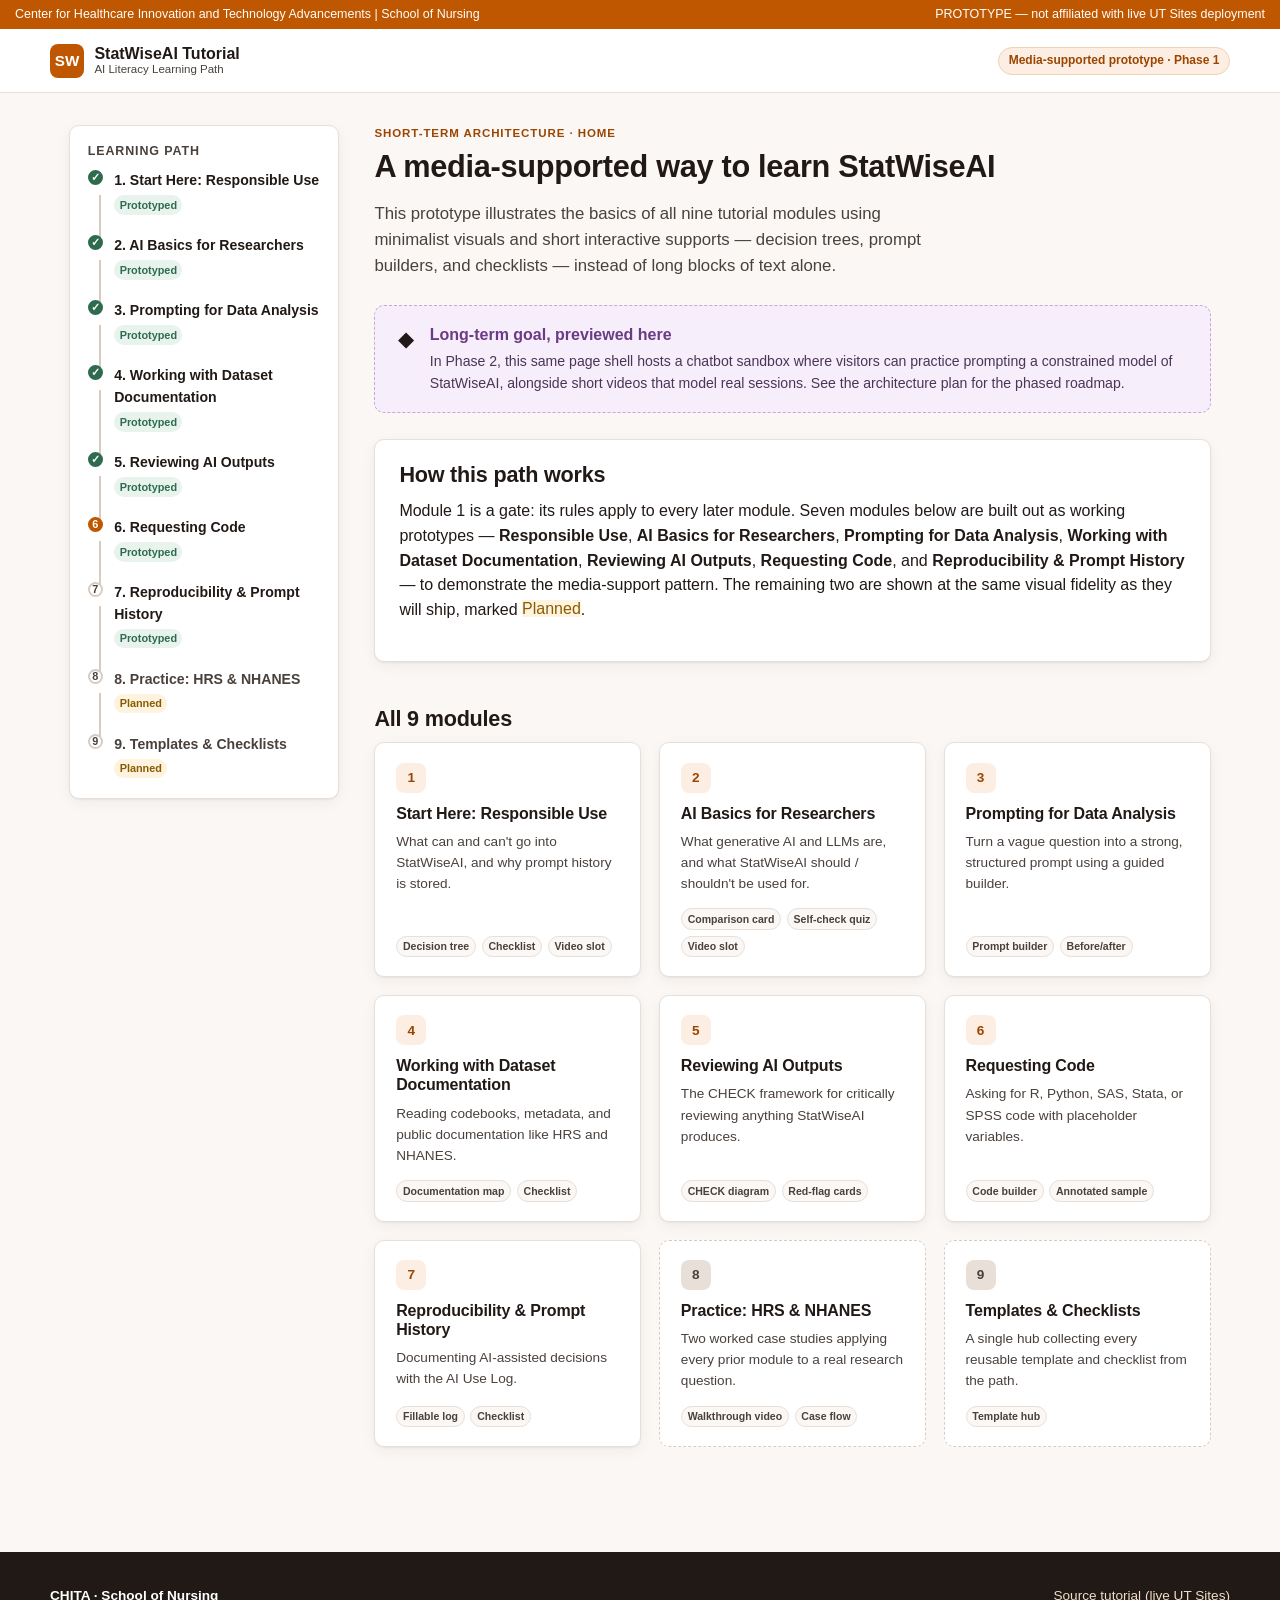
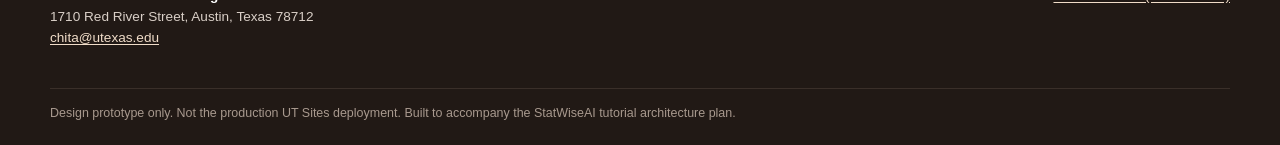
<file: index.html>
<!DOCTYPE html>
<html lang="en">
<head>
<meta charset="UTF-8">
<meta name="viewport" content="width=device-width, initial-scale=1">
<title>StatWiseAI Tutorial — Media-Supported Learning Path (Prototype)</title>
<link rel="stylesheet" href="assets/styles.css">
</head>
<body>
<a class="skip-link" href="#main">Skip to main content</a>

<div class="brand-strip">
  <span>Center for Healthcare Innovation and Technology Advancements | School of Nursing</span>
  <span>PROTOTYPE — not affiliated with live UT Sites deployment</span>
</div>

<header class="site-header">
  <div class="site-header-inner">
    <a class="site-title" href="index.html">
      <span class="mark">SW</span>
      <span class="site-title-text">
        <strong>StatWiseAI Tutorial</strong>
        <span>AI Literacy Learning Path</span>
      </span>
    </a>
    <div class="header-actions">
      <span class="pill-badge">Media-supported prototype · Phase 1</span>
    </div>
  </div>
</header>

<div class="shell">
  <nav class="path-nav" aria-label="Tutorial module path">
    <h2><button type="button" class="path-nav-toggle" aria-expanded="true" aria-controls="path-nav-list"><span>Learning path</span><span class="path-nav-toggle-icon" aria-hidden="true">▾</span></button></h2>
    <ol id="path-nav-list">
      <li class="done">
        <span class="step-dot" aria-hidden="true">✓</span>
        <span class="step-body">
          <a class="step-label" href="module-01-responsible-use.html">1. Start Here: Responsible Use</a>
          <span class="tag tag-built">Prototyped</span>
        </span>
      </li>
      <li class="done">
        <span class="step-dot" aria-hidden="true">✓</span>
        <span class="step-body">
          <a class="step-label" href="module-02-ai-basics.html">2. AI Basics for Researchers</a>
          <span class="tag tag-built">Prototyped</span>
        </span>
      </li>
      <li class="done">
        <span class="step-dot" aria-hidden="true">✓</span>
        <span class="step-body">
          <a class="step-label" href="module-03-prompting.html">3. Prompting for Data Analysis</a>
          <span class="tag tag-built">Prototyped</span>
        </span>
      </li>
      <li class="done">
        <span class="step-dot" aria-hidden="true">✓</span>
        <span class="step-body">
          <a class="step-label" href="module-04-documentation.html">4. Working with Dataset Documentation</a>
          <span class="tag tag-built">Prototyped</span>
        </span>
      </li>
      <li class="done">
        <span class="step-dot" aria-hidden="true">✓</span>
        <span class="step-body">
          <a class="step-label" href="module-05-reviewing-outputs.html">5. Reviewing AI Outputs</a>
          <span class="tag tag-built">Prototyped</span>
        </span>
      </li>
      <li class="active">
        <span class="step-dot" aria-hidden="true">6</span>
        <span class="step-body">
          <a class="step-label" href="module-06-requesting-code.html">6. Requesting Code</a>
          <span class="tag tag-built">Prototyped</span>
        </span>
      </li>
      <li>
        <span class="step-dot" aria-hidden="true">7</span>
        <span class="step-body">
          <a class="step-label" href="module-07-reproducibility.html">7. Reproducibility &amp; Prompt History</a>
          <span class="tag tag-built">Prototyped</span>
        </span>
      </li>
      <li class="locked">
        <span class="step-dot" aria-hidden="true">8</span>
        <span class="step-body">
          <span class="step-label">8. Practice: HRS &amp; NHANES</span>
          <span class="tag tag-planned">Planned</span>
        </span>
      </li>
      <li class="locked">
        <span class="step-dot" aria-hidden="true">9</span>
        <span class="step-body">
          <span class="step-label">9. Templates &amp; Checklists</span>
          <span class="tag tag-planned">Planned</span>
        </span>
      </li>
    </ol>
  </nav>

  <main class="content" id="main">
    <div class="page-head">
      <span class="eyebrow">Short-term architecture · Home</span>
      <h1>A media-supported way to learn StatWiseAI</h1>
      <p class="lede">This prototype illustrates the basics of all nine tutorial modules using minimalist visuals and short interactive supports — decision trees, prompt builders, and checklists — instead of long blocks of text alone.</p>
    </div>

    <div class="phase-banner">
      <span class="icon" aria-hidden="true">◆</span>
      <div>
        <strong>Long-term goal, previewed here</strong>
        <p>In Phase 2, this same page shell hosts a chatbot sandbox where visitors can practice prompting a constrained model of StatWiseAI, alongside short videos that model real sessions. See the architecture plan for the phased roadmap.</p>
      </div>
    </div>

    <div class="card">
      <h2>How this path works</h2>
      <p>Module 1 is a gate: its rules apply to every later module. Seven modules below are built out as working prototypes — <strong>Responsible Use</strong>, <strong>AI Basics for Researchers</strong>, <strong>Prompting for Data Analysis</strong>, <strong>Working with Dataset Documentation</strong>, <strong>Reviewing AI Outputs</strong>, <strong>Requesting Code</strong>, and <strong>Reproducibility &amp; Prompt History</strong> — to demonstrate the media-support pattern. The remaining two are shown at the same visual fidelity as they will ship, marked <span class="tag tag-planned" style="position:relative;top:-1px;">Planned</span>.</p>
    </div>

    <h2 style="margin-top:2em;">All 9 modules</h2>
    <div class="module-grid">

      <a class="module-card" href="module-01-responsible-use.html">
        <span class="num">1</span>
        <h3>Start Here: Responsible Use</h3>
        <p>What can and can't go into StatWiseAI, and why prompt history is stored.</p>
        <div class="media-tags"><span class="media-tag">Decision tree</span><span class="media-tag">Checklist</span><span class="media-tag">Video slot</span></div>
      </a>

      <a class="module-card" href="module-02-ai-basics.html">
        <span class="num">2</span>
        <h3>AI Basics for Researchers</h3>
        <p>What generative AI and LLMs are, and what StatWiseAI should / shouldn't be used for.</p>
        <div class="media-tags"><span class="media-tag">Comparison card</span><span class="media-tag">Self-check quiz</span><span class="media-tag">Video slot</span></div>
      </a>

      <a class="module-card" href="module-03-prompting.html">
        <span class="num">3</span>
        <h3>Prompting for Data Analysis</h3>
        <p>Turn a vague question into a strong, structured prompt using a guided builder.</p>
        <div class="media-tags"><span class="media-tag">Prompt builder</span><span class="media-tag">Before/after</span></div>
      </a>

      <a class="module-card" href="module-04-documentation.html">
        <span class="num">4</span>
        <h3>Working with Dataset Documentation</h3>
        <p>Reading codebooks, metadata, and public documentation like HRS and NHANES.</p>
        <div class="media-tags"><span class="media-tag">Documentation map</span><span class="media-tag">Checklist</span></div>
      </a>

      <a class="module-card" href="module-05-reviewing-outputs.html">
        <span class="num">5</span>
        <h3>Reviewing AI Outputs</h3>
        <p>The CHECK framework for critically reviewing anything StatWiseAI produces.</p>
        <div class="media-tags"><span class="media-tag">CHECK diagram</span><span class="media-tag">Red-flag cards</span></div>
      </a>

      <a class="module-card" href="module-06-requesting-code.html">
        <span class="num">6</span>
        <h3>Requesting Code</h3>
        <p>Asking for R, Python, SAS, Stata, or SPSS code with placeholder variables.</p>
        <div class="media-tags"><span class="media-tag">Code builder</span><span class="media-tag">Annotated sample</span></div>
      </a>

      <a class="module-card" href="module-07-reproducibility.html">
        <span class="num">7</span>
        <h3>Reproducibility &amp; Prompt History</h3>
        <p>Documenting AI-assisted decisions with the AI Use Log.</p>
        <div class="media-tags"><span class="media-tag">Fillable log</span><span class="media-tag">Checklist</span></div>
      </a>

      <div class="module-card disabled">
        <span class="num">8</span>
        <h3>Practice: HRS &amp; NHANES</h3>
        <p>Two worked case studies applying every prior module to a real research question.</p>
        <div class="media-tags"><span class="media-tag">Walkthrough video</span><span class="media-tag">Case flow</span></div>
      </div>

      <div class="module-card disabled">
        <span class="num">9</span>
        <h3>Templates &amp; Checklists</h3>
        <p>A single hub collecting every reusable template and checklist from the path.</p>
        <div class="media-tags"><span class="media-tag">Template hub</span></div>
      </div>

    </div>
  </main>
</div>

<footer class="site-footer">
  <div class="site-footer-inner">
    <div>
      <strong style="color:#fff;">CHITA · School of Nursing</strong><br>
      1710 Red River Street, Austin, Texas 78712<br>
      <a href="mailto:chita@utexas.edu">chita@utexas.edu</a>
    </div>
    <div>
      <a href="https://sites.utexas.edu/chita/statwiseai-tutorial/">Source tutorial (live UT Sites)</a>
    </div>
    <div class="fine">Design prototype only. Not the production UT Sites deployment. Built to accompany the StatWiseAI tutorial architecture plan.</div>
  </div>
</footer>

<script src="assets/app.js"></script>
</body>
</html>
</file>
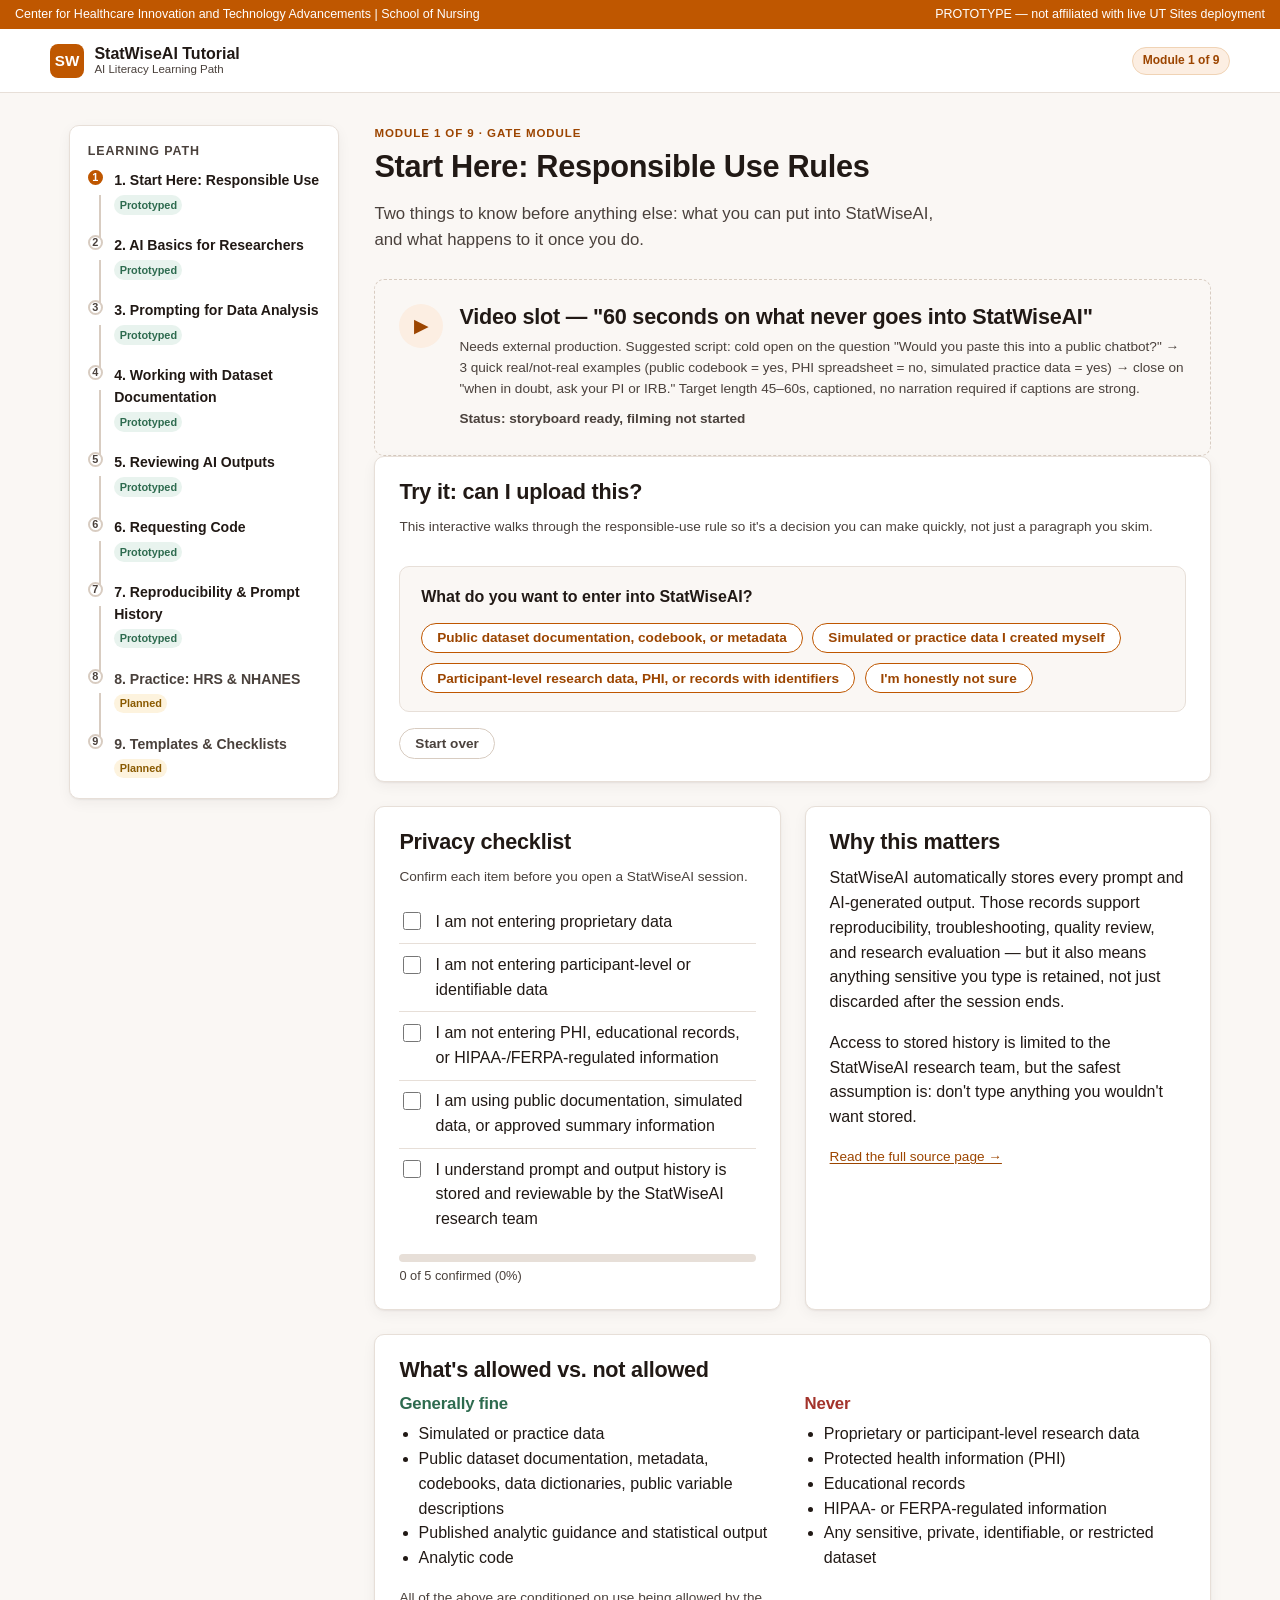
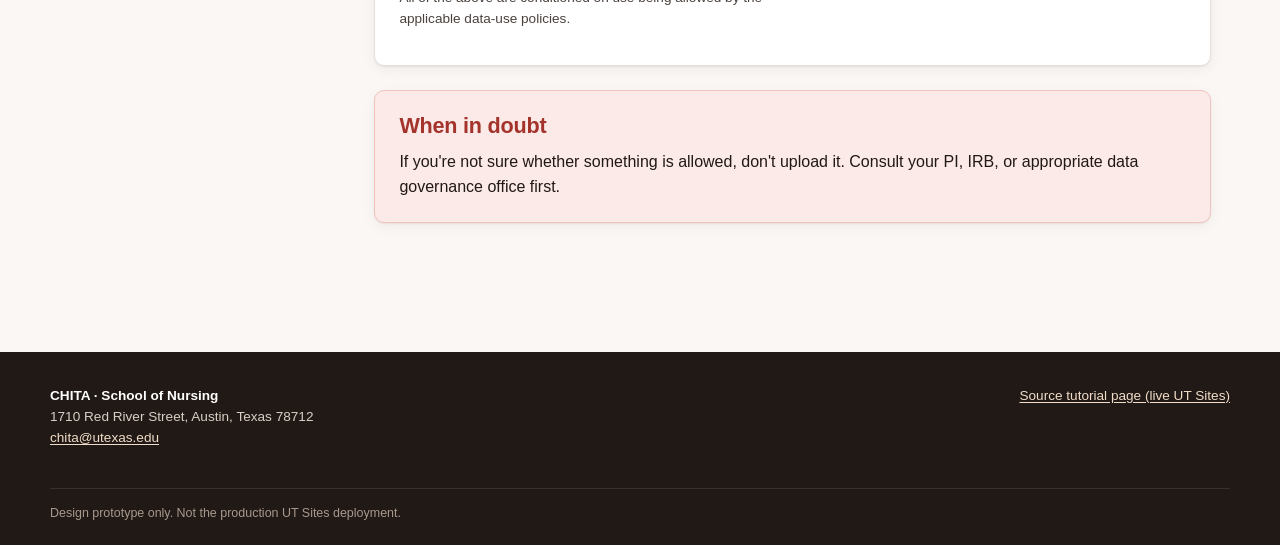
<file: module-01-responsible-use.html>
<!DOCTYPE html>
<html lang="en">
<head>
<meta charset="UTF-8">
<meta name="viewport" content="width=device-width, initial-scale=1">
<title>Module 1 · Start Here: Responsible Use — StatWiseAI Tutorial (Prototype)</title>
<link rel="stylesheet" href="assets/styles.css">
</head>
<body>
<a class="skip-link" href="#main">Skip to main content</a>

<div class="brand-strip">
  <span>Center for Healthcare Innovation and Technology Advancements | School of Nursing</span>
  <span>PROTOTYPE — not affiliated with live UT Sites deployment</span>
</div>

<header class="site-header">
  <div class="site-header-inner">
    <a class="site-title" href="index.html">
      <span class="mark">SW</span>
      <span class="site-title-text">
        <strong>StatWiseAI Tutorial</strong>
        <span>AI Literacy Learning Path</span>
      </span>
    </a>
    <div class="header-actions">
      <span class="pill-badge">Module 1 of 9</span>
    </div>
  </div>
</header>

<div class="shell">
  <nav class="path-nav" aria-label="Tutorial module path">
    <h2><button type="button" class="path-nav-toggle" aria-expanded="true" aria-controls="path-nav-list"><span>Learning path</span><span class="path-nav-toggle-icon" aria-hidden="true">▾</span></button></h2>
    <ol id="path-nav-list">
      <li class="active"><span class="step-dot" aria-hidden="true">1</span><span class="step-body"><a class="step-label" href="module-01-responsible-use.html">1. Start Here: Responsible Use</a><span class="tag tag-built">Prototyped</span></span></li>
      <li><span class="step-dot" aria-hidden="true">2</span><span class="step-body"><a class="step-label" href="module-02-ai-basics.html">2. AI Basics for Researchers</a><span class="tag tag-built">Prototyped</span></span></li>
      <li><span class="step-dot" aria-hidden="true">3</span><span class="step-body"><a class="step-label" href="module-03-prompting.html">3. Prompting for Data Analysis</a><span class="tag tag-built">Prototyped</span></span></li>
      <li><span class="step-dot" aria-hidden="true">4</span><span class="step-body"><a class="step-label" href="module-04-documentation.html">4. Working with Dataset Documentation</a><span class="tag tag-built">Prototyped</span></span></li>
      <li><span class="step-dot" aria-hidden="true">5</span><span class="step-body"><a class="step-label" href="module-05-reviewing-outputs.html">5. Reviewing AI Outputs</a><span class="tag tag-built">Prototyped</span></span></li>
      <li><span class="step-dot" aria-hidden="true">6</span><span class="step-body"><a class="step-label" href="module-06-requesting-code.html">6. Requesting Code</a><span class="tag tag-built">Prototyped</span></span></li>
      <li><span class="step-dot" aria-hidden="true">7</span><span class="step-body"><a class="step-label" href="module-07-reproducibility.html">7. Reproducibility &amp; Prompt History</a><span class="tag tag-built">Prototyped</span></span></li>
      <li class="locked"><span class="step-dot" aria-hidden="true">8</span><span class="step-body"><span class="step-label">8. Practice: HRS &amp; NHANES</span><span class="tag tag-planned">Planned</span></span></li>
      <li class="locked"><span class="step-dot" aria-hidden="true">9</span><span class="step-body"><span class="step-label">9. Templates &amp; Checklists</span><span class="tag tag-planned">Planned</span></span></li>
    </ol>
  </nav>

  <main class="content" id="main">
    <div class="page-head">
      <span class="eyebrow">Module 1 of 9 · Gate module</span>
      <h1>Start Here: Responsible Use Rules</h1>
      <p class="lede">Two things to know before anything else: what you can put into StatWiseAI, and what happens to it once you do.</p>
    </div>

    <div class="media-slot">
      <span class="icon" aria-hidden="true">▶</span>
      <div>
        <h2>Video slot — "60 seconds on what never goes into StatWiseAI"</h2>
        <p class="small">Needs external production. Suggested script: cold open on the question "Would you paste this into a public chatbot?" → 3 quick real/not-real examples (public codebook = yes, PHI spreadsheet = no, simulated practice data = yes) → close on "when in doubt, ask your PI or IRB." Target length 45–60s, captioned, no narration required if captions are strong.</p>
        <span class="small" style="font-weight:700;">Status: storyboard ready, filming not started</span>
      </div>
    </div>

    <div class="card">
      <h2>Try it: can I upload this?</h2>
      <p class="small">This interactive walks through the responsible-use rule so it's a decision you can make quickly, not just a paragraph you skim.</p>
      <div class="decision-tree" id="decision-tree" data-checklist>
        <div class="dt-trail"></div>
        <div class="dt-question"></div>
        <div class="dt-result" aria-live="polite"></div>
        <div style="margin-top:1em;">
          <button type="button" class="btn btn-quiet" data-dt-restart>Start over</button>
        </div>
      </div>
    </div>

    <div class="grid-2">
      <div class="card" data-checklist>
        <h2>Privacy checklist</h2>
        <p class="small">Confirm each item before you open a StatWiseAI session.</p>
        <ul class="checklist">
          <li><input type="checkbox" id="c1"><label for="c1">I am not entering proprietary data</label></li>
          <li><input type="checkbox" id="c2"><label for="c2">I am not entering participant-level or identifiable data</label></li>
          <li><input type="checkbox" id="c3"><label for="c3">I am not entering PHI, educational records, or HIPAA-/FERPA-regulated information</label></li>
          <li><input type="checkbox" id="c4"><label for="c4">I am using public documentation, simulated data, or approved summary information</label></li>
          <li><input type="checkbox" id="c5"><label for="c5">I understand prompt and output history is stored and reviewable by the StatWiseAI research team</label></li>
        </ul>
        <div class="progress-track"><div class="progress-fill"></div></div>
        <div class="progress-label">0 of 5 confirmed (0%)</div>
      </div>

      <div class="card">
        <h2>Why this matters</h2>
        <p>StatWiseAI automatically stores every prompt and AI-generated output. Those records support reproducibility, troubleshooting, quality review, and research evaluation — but it also means anything sensitive you type is retained, not just discarded after the session ends.</p>
        <p>Access to stored history is limited to the StatWiseAI research team, but the safest assumption is: don't type anything you wouldn't want stored.</p>
        <p class="small"><a href="https://sites.utexas.edu/chita/statwiseai-tutorial/statwiseai-responsible-use/">Read the full source page →</a></p>
      </div>
    </div>

    <div class="card">
      <h2>What's allowed vs. not allowed</h2>
      <div class="grid-2">
        <div>
          <h3 style="color:#2E6B4F;">Generally fine</h3>
          <ul>
            <li>Simulated or practice data</li>
            <li>Public dataset documentation, metadata, codebooks, data dictionaries, public variable descriptions</li>
            <li>Published analytic guidance and statistical output</li>
            <li>Analytic code</li>
          </ul>
          <p class="small">All of the above are conditioned on use being allowed by the applicable data-use policies.</p>
        </div>
        <div>
          <h3 style="color:#A3332B;">Never</h3>
          <ul>
            <li>Proprietary or participant-level research data</li>
            <li>Protected health information (PHI)</li>
            <li>Educational records</li>
            <li>HIPAA- or FERPA-regulated information</li>
            <li>Any sensitive, private, identifiable, or restricted dataset</li>
          </ul>
        </div>
      </div>
    </div>

    <div class="card card-warn">
      <h2>When in doubt</h2>
      <p style="margin-bottom:0;">If you're not sure whether something is allowed, don't upload it. Consult your PI, IRB, or appropriate data governance office first.</p>
    </div>

  </main>
</div>

<footer class="site-footer">
  <div class="site-footer-inner">
    <div><strong style="color:#fff;">CHITA · School of Nursing</strong><br>1710 Red River Street, Austin, Texas 78712<br><a href="mailto:chita@utexas.edu">chita@utexas.edu</a></div>
    <div><a href="https://sites.utexas.edu/chita/statwiseai-tutorial/statwiseai-responsible-use/">Source tutorial page (live UT Sites)</a></div>
    <div class="fine">Design prototype only. Not the production UT Sites deployment.</div>
  </div>
</footer>

<script src="assets/app.js"></script>
<script src="assets/module1.js"></script>
</body>
</html>
</file>
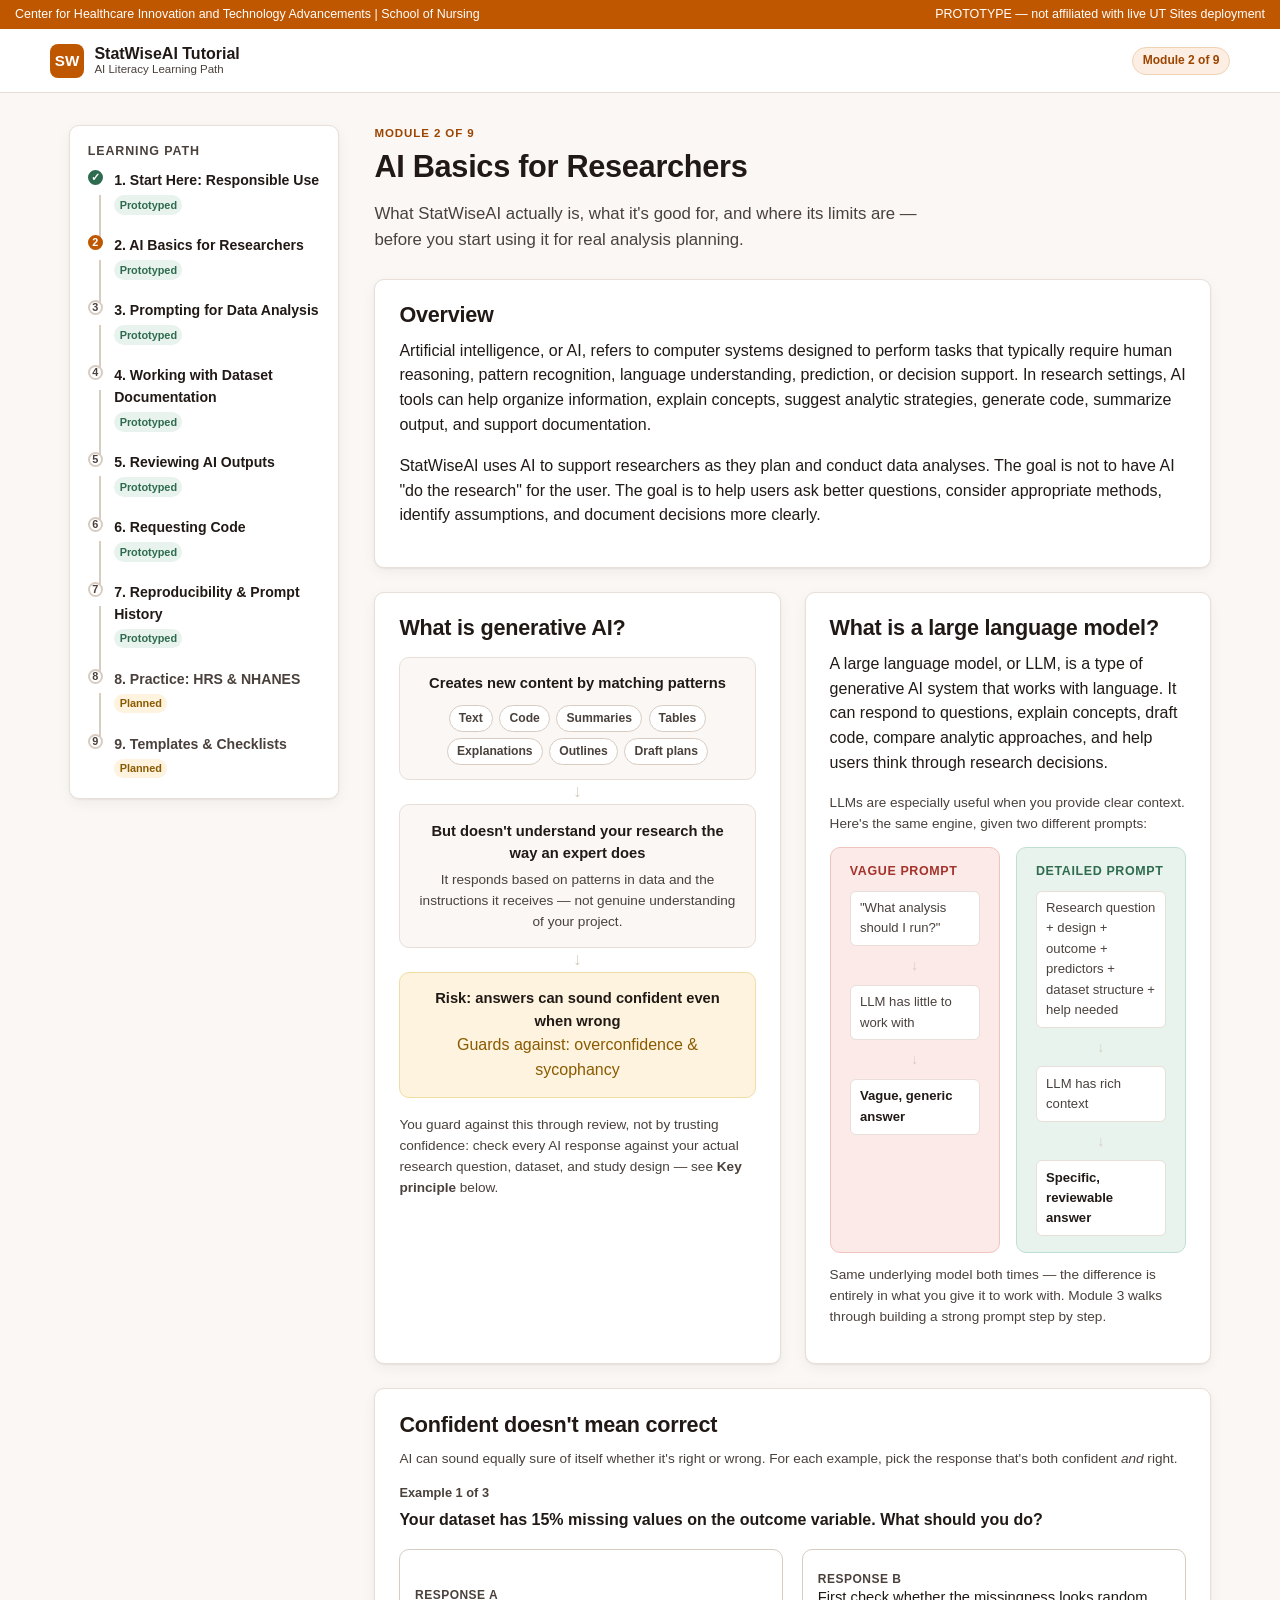
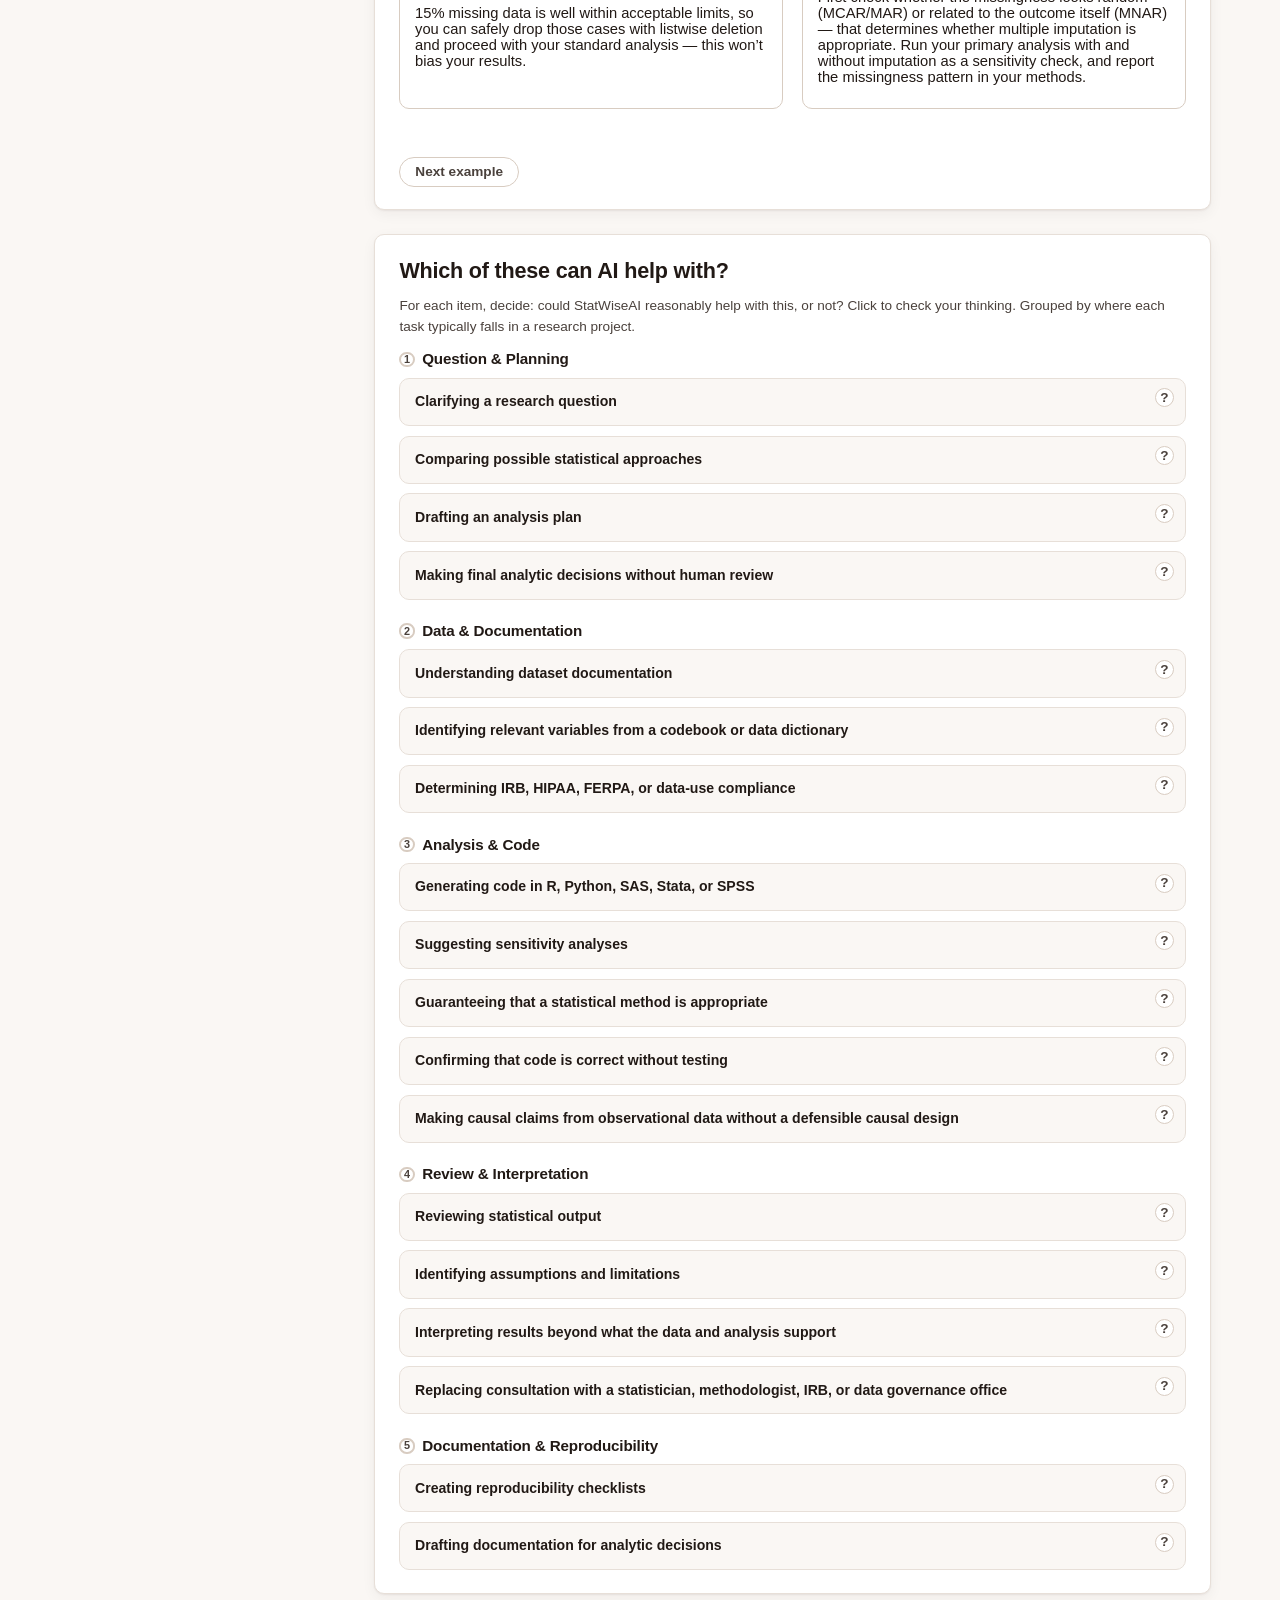
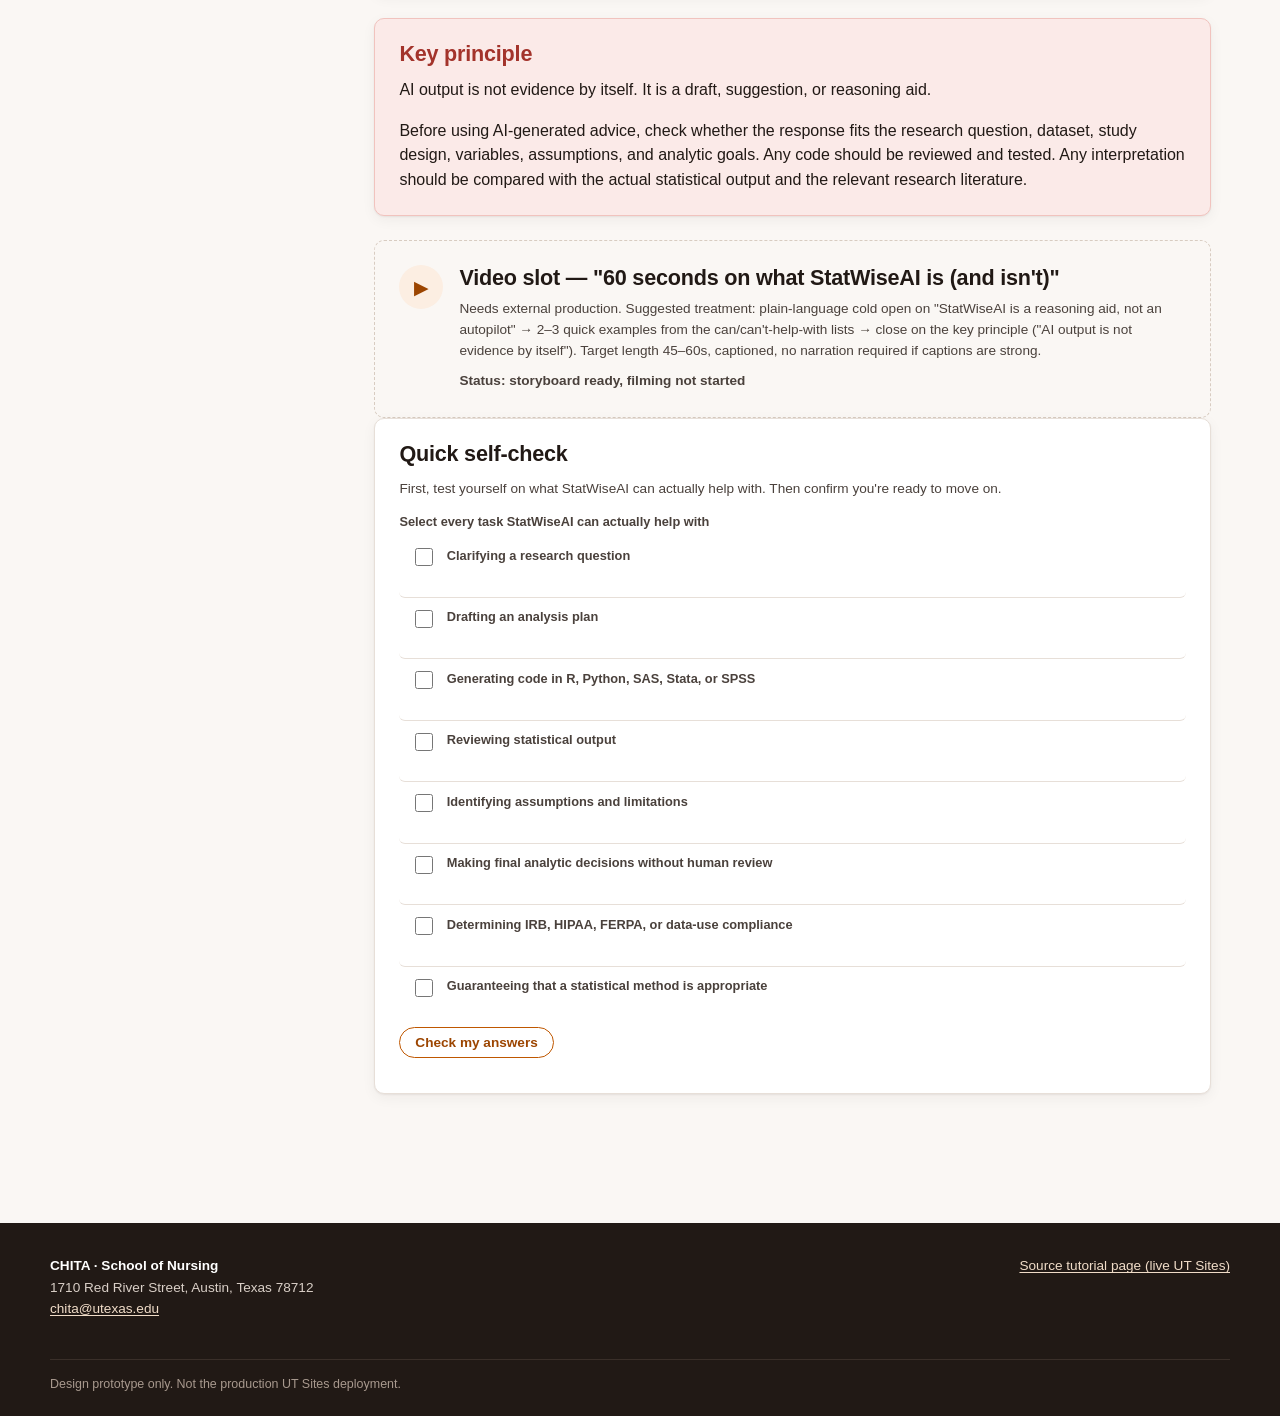
<file: module-02-ai-basics.html>
<!DOCTYPE html>
<html lang="en">
<head>
<meta charset="UTF-8">
<meta name="viewport" content="width=device-width, initial-scale=1">
<title>Module 2 · AI Basics for Researchers — StatWiseAI Tutorial (Prototype)</title>
<link rel="stylesheet" href="assets/styles.css">
</head>
<body>
<a class="skip-link" href="#main">Skip to main content</a>

<div class="brand-strip">
  <span>Center for Healthcare Innovation and Technology Advancements | School of Nursing</span>
  <span>PROTOTYPE — not affiliated with live UT Sites deployment</span>
</div>

<header class="site-header">
  <div class="site-header-inner">
    <a class="site-title" href="index.html">
      <span class="mark">SW</span>
      <span class="site-title-text">
        <strong>StatWiseAI Tutorial</strong>
        <span>AI Literacy Learning Path</span>
      </span>
    </a>
    <div class="header-actions">
      <span class="pill-badge">Module 2 of 9</span>
    </div>
  </div>
</header>

<div class="shell">
  <nav class="path-nav" aria-label="Tutorial module path">
    <h2><button type="button" class="path-nav-toggle" aria-expanded="true" aria-controls="path-nav-list"><span>Learning path</span><span class="path-nav-toggle-icon" aria-hidden="true">▾</span></button></h2>
    <ol id="path-nav-list">
      <li class="done"><span class="step-dot" aria-hidden="true">✓</span><span class="step-body"><a class="step-label" href="module-01-responsible-use.html">1. Start Here: Responsible Use</a><span class="tag tag-built">Prototyped</span></span></li>
      <li class="active"><span class="step-dot" aria-hidden="true">2</span><span class="step-body"><a class="step-label" href="module-02-ai-basics.html">2. AI Basics for Researchers</a><span class="tag tag-built">Prototyped</span></span></li>
      <li><span class="step-dot" aria-hidden="true">3</span><span class="step-body"><a class="step-label" href="module-03-prompting.html">3. Prompting for Data Analysis</a><span class="tag tag-built">Prototyped</span></span></li>
      <li><span class="step-dot" aria-hidden="true">4</span><span class="step-body"><a class="step-label" href="module-04-documentation.html">4. Working with Dataset Documentation</a><span class="tag tag-built">Prototyped</span></span></li>
      <li><span class="step-dot" aria-hidden="true">5</span><span class="step-body"><a class="step-label" href="module-05-reviewing-outputs.html">5. Reviewing AI Outputs</a><span class="tag tag-built">Prototyped</span></span></li>
      <li><span class="step-dot" aria-hidden="true">6</span><span class="step-body"><a class="step-label" href="module-06-requesting-code.html">6. Requesting Code</a><span class="tag tag-built">Prototyped</span></span></li>
      <li><span class="step-dot" aria-hidden="true">7</span><span class="step-body"><a class="step-label" href="module-07-reproducibility.html">7. Reproducibility &amp; Prompt History</a><span class="tag tag-built">Prototyped</span></span></li>
      <li class="locked"><span class="step-dot" aria-hidden="true">8</span><span class="step-body"><span class="step-label">8. Practice: HRS &amp; NHANES</span><span class="tag tag-planned">Planned</span></span></li>
      <li class="locked"><span class="step-dot" aria-hidden="true">9</span><span class="step-body"><span class="step-label">9. Templates &amp; Checklists</span><span class="tag tag-planned">Planned</span></span></li>
    </ol>
  </nav>

  <main class="content" id="main">
    <div class="page-head">
      <span class="eyebrow">Module 2 of 9</span>
      <h1>AI Basics for Researchers</h1>
      <p class="lede">What StatWiseAI actually is, what it's good for, and where its limits are — before you start using it for real analysis planning.</p>
    </div>

    <div class="card">
      <h2>Overview</h2>
      <p>Artificial intelligence, or AI, refers to computer systems designed to perform tasks that typically require human reasoning, pattern recognition, language understanding, prediction, or decision support. In research settings, AI tools can help organize information, explain concepts, suggest analytic strategies, generate code, summarize output, and support documentation.</p>
      <p>StatWiseAI uses AI to support researchers as they plan and conduct data analyses. The goal is not to have AI "do the research" for the user. The goal is to help users ask better questions, consider appropriate methods, identify assumptions, and document decisions more clearly.</p>
    </div>

    <div class="grid-2">
      <div class="card">
        <h2>What is generative AI?</h2>
        <div class="flow-diagram">
          <div class="flow-step">
            <p class="flow-label">Creates new content by matching patterns</p>
            <div class="flow-chips">
              <span class="flow-chip">Text</span>
              <span class="flow-chip">Code</span>
              <span class="flow-chip">Summaries</span>
              <span class="flow-chip">Tables</span>
              <span class="flow-chip">Explanations</span>
              <span class="flow-chip">Outlines</span>
              <span class="flow-chip">Draft plans</span>
            </div>
          </div>
          <div class="flow-arrow" aria-hidden="true">↓</div>
          <div class="flow-step">
            <p class="flow-label">But doesn't understand your research the way an expert does</p>
            <p class="small" style="margin:.3em 0 0;">It responds based on patterns in data and the instructions it receives — not genuine understanding of your project.</p>
          </div>
          <div class="flow-arrow" aria-hidden="true">↓</div>
          <div class="flow-step flow-step-risk">
            <p class="flow-label">Risk: answers can sound confident even when wrong</p>
            <span class="tag tag-caution">Guards against: overconfidence &amp; sycophancy</span>
          </div>
        </div>
        <p class="small" style="margin-top:1em;">You guard against this through review, not by trusting confidence: check every AI response against your actual research question, dataset, and study design — see <strong>Key principle</strong> below.</p>
      </div>
      <div class="card">
        <h2>What is a large language model?</h2>
        <p>A large language model, or LLM, is a type of generative AI system that works with language. It can respond to questions, explain concepts, draft code, compare analytic approaches, and help users think through research decisions.</p>
        <p class="small">LLMs are especially useful when you provide clear context. Here's the same engine, given two different prompts:</p>
        <div class="compare">
          <div class="col weak">
            <h3>Vague prompt</h3>
            <div class="flow-mini">
              <span class="flow-mini-step">"What analysis should I run?"</span>
              <span class="flow-mini-arrow" aria-hidden="true">↓</span>
              <span class="flow-mini-step">LLM has little to work with</span>
              <span class="flow-mini-arrow" aria-hidden="true">↓</span>
              <span class="flow-mini-step flow-mini-result">Vague, generic answer</span>
            </div>
          </div>
          <div class="col strong">
            <h3>Detailed prompt</h3>
            <div class="flow-mini">
              <span class="flow-mini-step">Research question + design + outcome + predictors + dataset structure + help needed</span>
              <span class="flow-mini-arrow" aria-hidden="true">↓</span>
              <span class="flow-mini-step">LLM has rich context</span>
              <span class="flow-mini-arrow" aria-hidden="true">↓</span>
              <span class="flow-mini-step flow-mini-result">Specific, reviewable answer</span>
            </div>
          </div>
        </div>
        <p class="small" style="margin-top:.8em;">Same underlying model both times — the difference is entirely in what you give it to work with. Module 3 walks through building a strong prompt step by step.</p>
      </div>
    </div>

    <div class="card" id="confidence-demo">
      <h2>Confident doesn't mean correct</h2>
      <p class="small">AI can sound equally sure of itself whether it's right or wrong. For each example, pick the response that's both confident <em>and</em> right.</p>

      <div id="cd-status" aria-live="polite">
        <p class="cd-counter">Example <span id="cd-index">1</span> of 3</p>
        <p class="cd-prompt" id="cd-question"></p>
      </div>

      <div class="cd-pair">
        <button type="button" class="cd-choice" id="cd-btn-a">
          <span class="cd-face" id="cd-face-a"></span>
        </button>
        <button type="button" class="cd-choice" id="cd-btn-b">
          <span class="cd-face" id="cd-face-b"></span>
        </button>
      </div>

      <p id="cd-feedback" aria-live="polite" class="cd-feedback"></p>
      <button type="button" class="btn btn-quiet" id="cd-next-btn">Next example</button>
    </div>

    <div class="card">
      <h2>Which of these can AI help with?</h2>
      <p class="small">For each item, decide: could StatWiseAI reasonably help with this, or not? Click to check your thinking. Grouped by where each task typically falls in a research project.</p>
      <p class="sr-only" data-pa-live aria-live="polite"></p>

      <div class="phase-group">
        <h3><span class="step-dot" aria-hidden="true">1</span> Question &amp; Planning</h3>
        <div class="pa-list">
          <div class="pa-tile">
            <button type="button" class="pa-toggle" aria-expanded="false" aria-controls="pop-q1">
              <span class="pa-indicator" aria-hidden="true">?</span>
              <span class="pa-title">Clarifying a research question</span>
            </button>
            <div class="pa-pop pa-pop-ok" id="pop-q1" hidden><p><strong>AI can help.</strong> It can help sharpen a vague question into something answerable — but you still own the final question.</p></div>
          </div>
          <div class="pa-tile">
            <button type="button" class="pa-toggle" aria-expanded="false" aria-controls="pop-q2">
              <span class="pa-indicator" aria-hidden="true">?</span>
              <span class="pa-title">Comparing possible statistical approaches</span>
            </button>
            <div class="pa-pop pa-pop-ok" id="pop-q2" hidden><p><strong>AI can help.</strong> It can lay out tradeoffs between methods for you to evaluate.</p></div>
          </div>
          <div class="pa-tile">
            <button type="button" class="pa-toggle" aria-expanded="false" aria-controls="pop-q3">
              <span class="pa-indicator" aria-hidden="true">?</span>
              <span class="pa-title">Drafting an analysis plan</span>
            </button>
            <div class="pa-pop pa-pop-ok" id="pop-q3" hidden><p><strong>AI can help.</strong> It can produce a first draft — treat it as a starting point, not a final plan.</p></div>
          </div>
          <div class="pa-tile">
            <button type="button" class="pa-toggle" aria-expanded="false" aria-controls="pop-q4">
              <span class="pa-indicator" aria-hidden="true">?</span>
              <span class="pa-title">Making final analytic decisions without human review</span>
            </button>
            <div class="pa-pop pa-pop-no" id="pop-q4" hidden><p><strong>Should not be used for this.</strong> AI output is a draft, not a decision — the decision is still yours.</p></div>
          </div>
        </div>
      </div>

      <div class="phase-group">
        <h3><span class="step-dot" aria-hidden="true">2</span> Data &amp; Documentation</h3>
        <div class="pa-list">
          <div class="pa-tile">
            <button type="button" class="pa-toggle" aria-expanded="false" aria-controls="pop-q5">
              <span class="pa-indicator" aria-hidden="true">?</span>
              <span class="pa-title">Understanding dataset documentation</span>
            </button>
            <div class="pa-pop pa-pop-ok" id="pop-q5" hidden><p><strong>AI can help.</strong> It can help translate dense codebooks and metadata into plain language.</p></div>
          </div>
          <div class="pa-tile">
            <button type="button" class="pa-toggle" aria-expanded="false" aria-controls="pop-q6">
              <span class="pa-indicator" aria-hidden="true">?</span>
              <span class="pa-title">Identifying relevant variables from a codebook or data dictionary</span>
            </button>
            <div class="pa-pop pa-pop-ok" id="pop-q6" hidden><p><strong>AI can help.</strong> It can help scan documentation for variables that match your question.</p></div>
          </div>
          <div class="pa-tile">
            <button type="button" class="pa-toggle" aria-expanded="false" aria-controls="pop-q7">
              <span class="pa-indicator" aria-hidden="true">?</span>
              <span class="pa-title">Determining IRB, HIPAA, FERPA, or data-use compliance</span>
            </button>
            <div class="pa-pop pa-pop-no" id="pop-q7" hidden><p><strong>Should not be used for this.</strong> Compliance determinations belong to your IRB, PI, or data governance office.</p></div>
          </div>
        </div>
      </div>

      <div class="phase-group">
        <h3><span class="step-dot" aria-hidden="true">3</span> Analysis &amp; Code</h3>
        <div class="pa-list">
          <div class="pa-tile">
            <button type="button" class="pa-toggle" aria-expanded="false" aria-controls="pop-q8">
              <span class="pa-indicator" aria-hidden="true">?</span>
              <span class="pa-title">Generating code in R, Python, SAS, Stata, or SPSS</span>
            </button>
            <div class="pa-pop pa-pop-ok" id="pop-q8" hidden><p><strong>AI can help.</strong> It can draft code — you still need to review and test it before running it on real data.</p></div>
          </div>
          <div class="pa-tile">
            <button type="button" class="pa-toggle" aria-expanded="false" aria-controls="pop-q9">
              <span class="pa-indicator" aria-hidden="true">?</span>
              <span class="pa-title">Suggesting sensitivity analyses</span>
            </button>
            <div class="pa-pop pa-pop-ok" id="pop-q9" hidden><p><strong>AI can help.</strong> It can propose additional checks worth running.</p></div>
          </div>
          <div class="pa-tile">
            <button type="button" class="pa-toggle" aria-expanded="false" aria-controls="pop-q10">
              <span class="pa-indicator" aria-hidden="true">?</span>
              <span class="pa-title">Guaranteeing that a statistical method is appropriate</span>
            </button>
            <div class="pa-pop pa-pop-no" id="pop-q10" hidden><p><strong>Should not be used for this.</strong> AI can't guarantee appropriateness for your specific data and design.</p></div>
          </div>
          <div class="pa-tile">
            <button type="button" class="pa-toggle" aria-expanded="false" aria-controls="pop-q11">
              <span class="pa-indicator" aria-hidden="true">?</span>
              <span class="pa-title">Confirming that code is correct without testing</span>
            </button>
            <div class="pa-pop pa-pop-no" id="pop-q11" hidden><p><strong>Should not be used for this.</strong> Only running and testing the code actually confirms it works.</p></div>
          </div>
          <div class="pa-tile">
            <button type="button" class="pa-toggle" aria-expanded="false" aria-controls="pop-q12">
              <span class="pa-indicator" aria-hidden="true">?</span>
              <span class="pa-title">Making causal claims from observational data without a defensible causal design</span>
            </button>
            <div class="pa-pop pa-pop-no" id="pop-q12" hidden><p><strong>Should not be used for this.</strong> AI can't supply the causal design your data doesn't have.</p></div>
          </div>
        </div>
      </div>

      <div class="phase-group">
        <h3><span class="step-dot" aria-hidden="true">4</span> Review &amp; Interpretation</h3>
        <div class="pa-list">
          <div class="pa-tile">
            <button type="button" class="pa-toggle" aria-expanded="false" aria-controls="pop-q13">
              <span class="pa-indicator" aria-hidden="true">?</span>
              <span class="pa-title">Reviewing statistical output</span>
            </button>
            <div class="pa-pop pa-pop-ok" id="pop-q13" hidden><p><strong>AI can help.</strong> It can help you read and describe output — you confirm it matches what the analysis actually shows.</p></div>
          </div>
          <div class="pa-tile">
            <button type="button" class="pa-toggle" aria-expanded="false" aria-controls="pop-q14">
              <span class="pa-indicator" aria-hidden="true">?</span>
              <span class="pa-title">Identifying assumptions and limitations</span>
            </button>
            <div class="pa-pop pa-pop-ok" id="pop-q14" hidden><p><strong>AI can help.</strong> It can help surface assumptions you might otherwise miss.</p></div>
          </div>
          <div class="pa-tile">
            <button type="button" class="pa-toggle" aria-expanded="false" aria-controls="pop-q15">
              <span class="pa-indicator" aria-hidden="true">?</span>
              <span class="pa-title">Interpreting results beyond what the data and analysis support</span>
            </button>
            <div class="pa-pop pa-pop-no" id="pop-q15" hidden><p><strong>Should not be used for this.</strong> AI can overreach on interpretation just as easily as a person can — check it against what the output actually shows.</p></div>
          </div>
          <div class="pa-tile">
            <button type="button" class="pa-toggle" aria-expanded="false" aria-controls="pop-q16">
              <span class="pa-indicator" aria-hidden="true">?</span>
              <span class="pa-title">Replacing consultation with a statistician, methodologist, IRB, or data governance office</span>
            </button>
            <div class="pa-pop pa-pop-no" id="pop-q16" hidden><p><strong>Should not be used for this.</strong> AI is a reasoning aid, not a substitute for expert consultation.</p></div>
          </div>
        </div>
      </div>

      <div class="phase-group">
        <h3><span class="step-dot" aria-hidden="true">5</span> Documentation &amp; Reproducibility</h3>
        <div class="pa-list">
          <div class="pa-tile">
            <button type="button" class="pa-toggle" aria-expanded="false" aria-controls="pop-q17">
              <span class="pa-indicator" aria-hidden="true">?</span>
              <span class="pa-title">Creating reproducibility checklists</span>
            </button>
            <div class="pa-pop pa-pop-ok" id="pop-q17" hidden><p><strong>AI can help.</strong> A great fit for the AI Use Log covered in Module 7.</p></div>
          </div>
          <div class="pa-tile">
            <button type="button" class="pa-toggle" aria-expanded="false" aria-controls="pop-q18">
              <span class="pa-indicator" aria-hidden="true">?</span>
              <span class="pa-title">Drafting documentation for analytic decisions</span>
            </button>
            <div class="pa-pop pa-pop-ok" id="pop-q18" hidden><p><strong>AI can help.</strong> It can draft the documentation — you confirm it accurately reflects what you actually decided and why.</p></div>
          </div>
        </div>
      </div>
    </div>

    <div class="card card-warn">
      <h2>Key principle</h2>
      <p>AI output is not evidence by itself. It is a draft, suggestion, or reasoning aid.</p>
      <p style="margin-bottom:0;">Before using AI-generated advice, check whether the response fits the research question, dataset, study design, variables, assumptions, and analytic goals. Any code should be reviewed and tested. Any interpretation should be compared with the actual statistical output and the relevant research literature.</p>
    </div>

    <div class="media-slot">
      <span class="icon" aria-hidden="true">▶</span>
      <div>
        <h2>Video slot — "60 seconds on what StatWiseAI is (and isn't)"</h2>
        <p class="small">Needs external production. Suggested treatment: plain-language cold open on "StatWiseAI is a reasoning aid, not an autopilot" → 2–3 quick examples from the can/can't-help-with lists → close on the key principle ("AI output is not evidence by itself"). Target length 45–60s, captioned, no narration required if captions are strong.</p>
        <span class="small" style="font-weight:700;">Status: storyboard ready, filming not started</span>
      </div>
    </div>

    <div class="card">
      <h2>Quick self-check</h2>
      <p class="small">First, test yourself on what StatWiseAI can actually help with. Then confirm you're ready to move on.</p>

      <fieldset class="pb-field">
        <legend>Select every task StatWiseAI can actually help with</legend>
        <ul class="fn-select-list">
          <li data-correct="true">
            <div class="fn-row"><input type="checkbox" id="fn1"><label for="fn1">Clarifying a research question</label></div>
            <p class="fn-result"></p>
          </li>
          <li data-correct="true">
            <div class="fn-row"><input type="checkbox" id="fn2"><label for="fn2">Drafting an analysis plan</label></div>
            <p class="fn-result"></p>
          </li>
          <li data-correct="true">
            <div class="fn-row"><input type="checkbox" id="fn3"><label for="fn3">Generating code in R, Python, SAS, Stata, or SPSS</label></div>
            <p class="fn-result"></p>
          </li>
          <li data-correct="true">
            <div class="fn-row"><input type="checkbox" id="fn4"><label for="fn4">Reviewing statistical output</label></div>
            <p class="fn-result"></p>
          </li>
          <li data-correct="true">
            <div class="fn-row"><input type="checkbox" id="fn5"><label for="fn5">Identifying assumptions and limitations</label></div>
            <p class="fn-result"></p>
          </li>
          <li data-correct="false">
            <div class="fn-row"><input type="checkbox" id="fn6"><label for="fn6">Making final analytic decisions without human review</label></div>
            <p class="fn-result"></p>
          </li>
          <li data-correct="false">
            <div class="fn-row"><input type="checkbox" id="fn7"><label for="fn7">Determining IRB, HIPAA, FERPA, or data-use compliance</label></div>
            <p class="fn-result"></p>
          </li>
          <li data-correct="false">
            <div class="fn-row"><input type="checkbox" id="fn8"><label for="fn8">Guaranteeing that a statistical method is appropriate</label></div>
            <p class="fn-result"></p>
          </li>
        </ul>
      </fieldset>
      <button type="button" class="btn" id="fn-check-btn">Check my answers</button>
      <p id="fn-feedback" aria-live="polite"></p>

      <div id="self-check-confirm" data-checklist hidden>
        <p class="small" style="font-weight:700;">Now confirm the following before moving on:</p>
        <ul class="checklist">
          <li><input type="checkbox" id="sc2"><label for="sc2">I understand that AI-generated answers can be wrong</label></li>
          <li><input type="checkbox" id="sc3"><label for="sc3">I know that I remain responsible for final research decisions</label></li>
          <li><input type="checkbox" id="sc4"><label for="sc4">I know not to enter sensitive, proprietary, PHI, HIPAA-, or FERPA-regulated information</label></li>
        </ul>
        <div class="progress-track"><div class="progress-fill"></div></div>
        <div class="progress-label">0 of 3 confirmed (0%)</div>
      </div>
    </div>

  </main>
</div>

<footer class="site-footer">
  <div class="site-footer-inner">
    <div><strong style="color:#fff;">CHITA · School of Nursing</strong><br>1710 Red River Street, Austin, Texas 78712<br><a href="mailto:chita@utexas.edu">chita@utexas.edu</a></div>
    <div><a href="https://sites.utexas.edu/chita/statwiseai-tutorial/ai-basics-for-researchers/">Source tutorial page (live UT Sites)</a></div>
    <div class="fine">Design prototype only. Not the production UT Sites deployment.</div>
  </div>
</footer>

<script src="assets/app.js"></script>
<script src="assets/module2.js"></script>
</body>
</html>
</file>
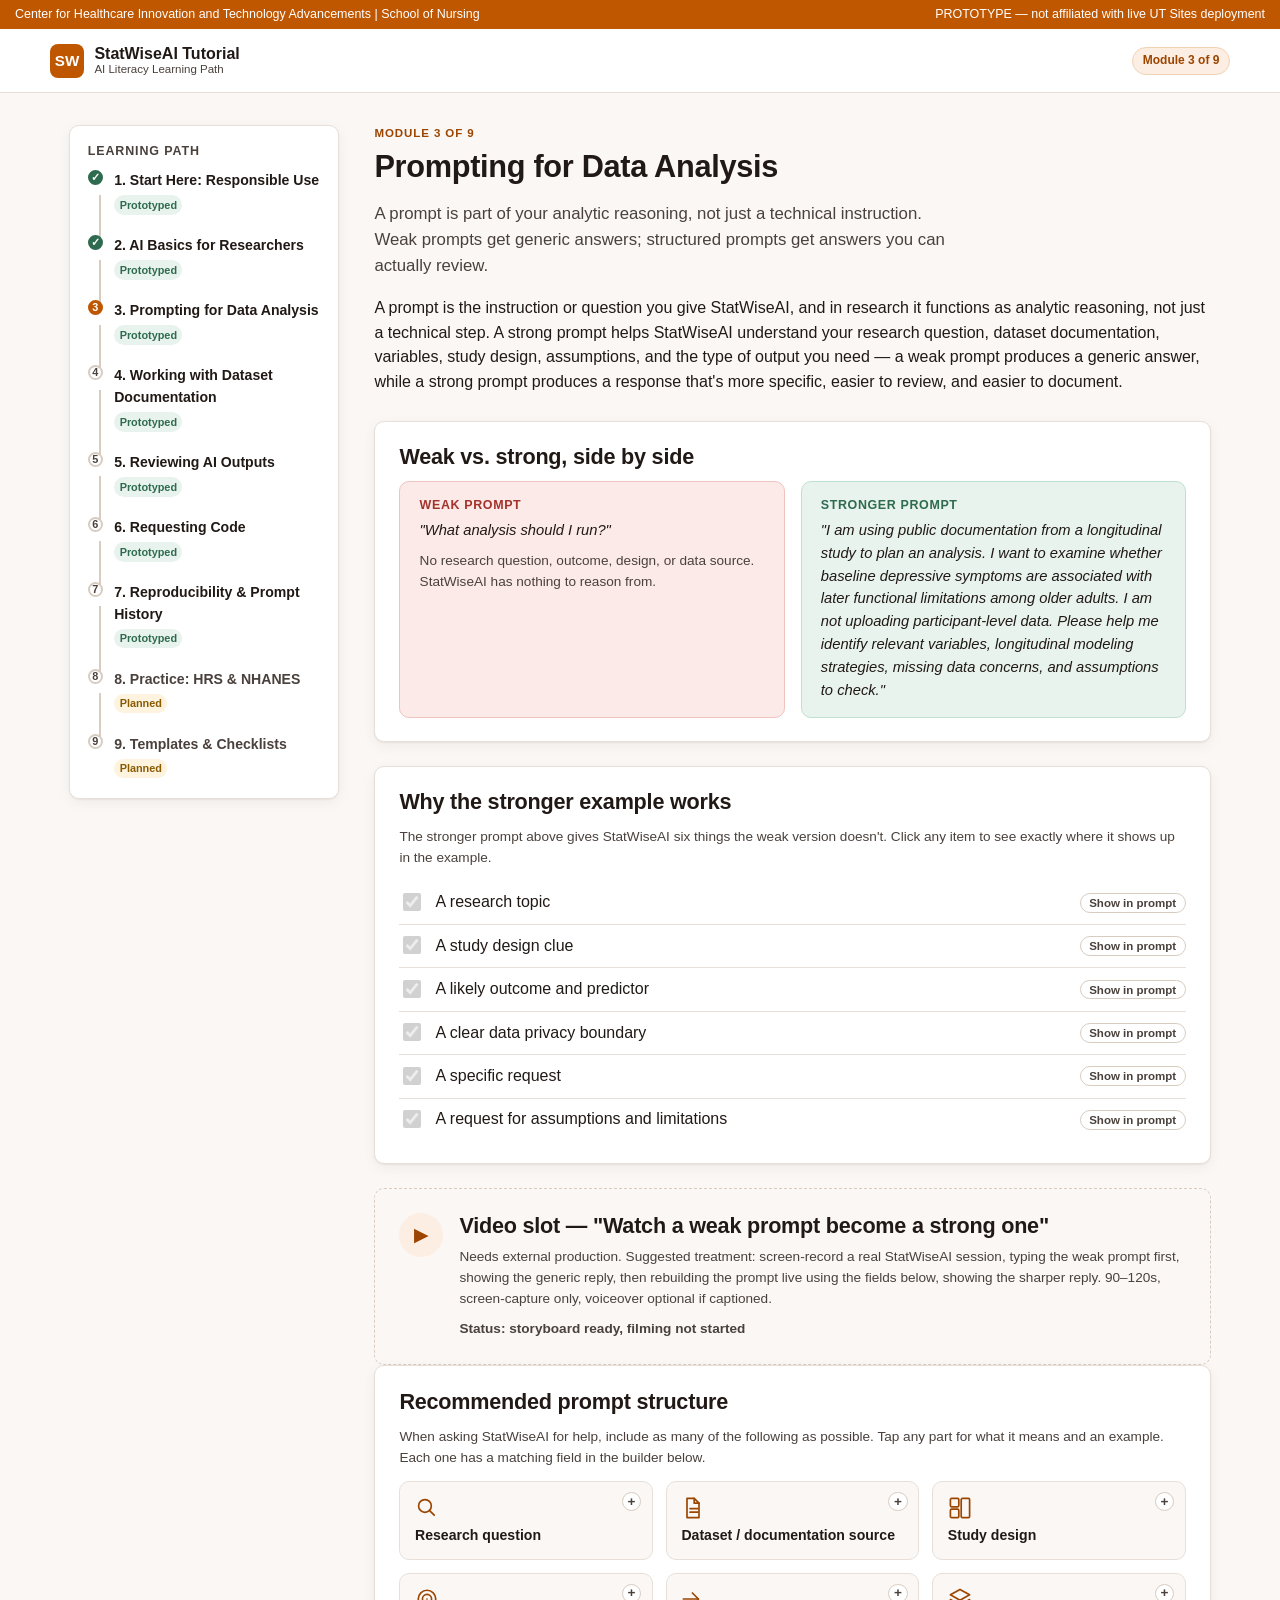
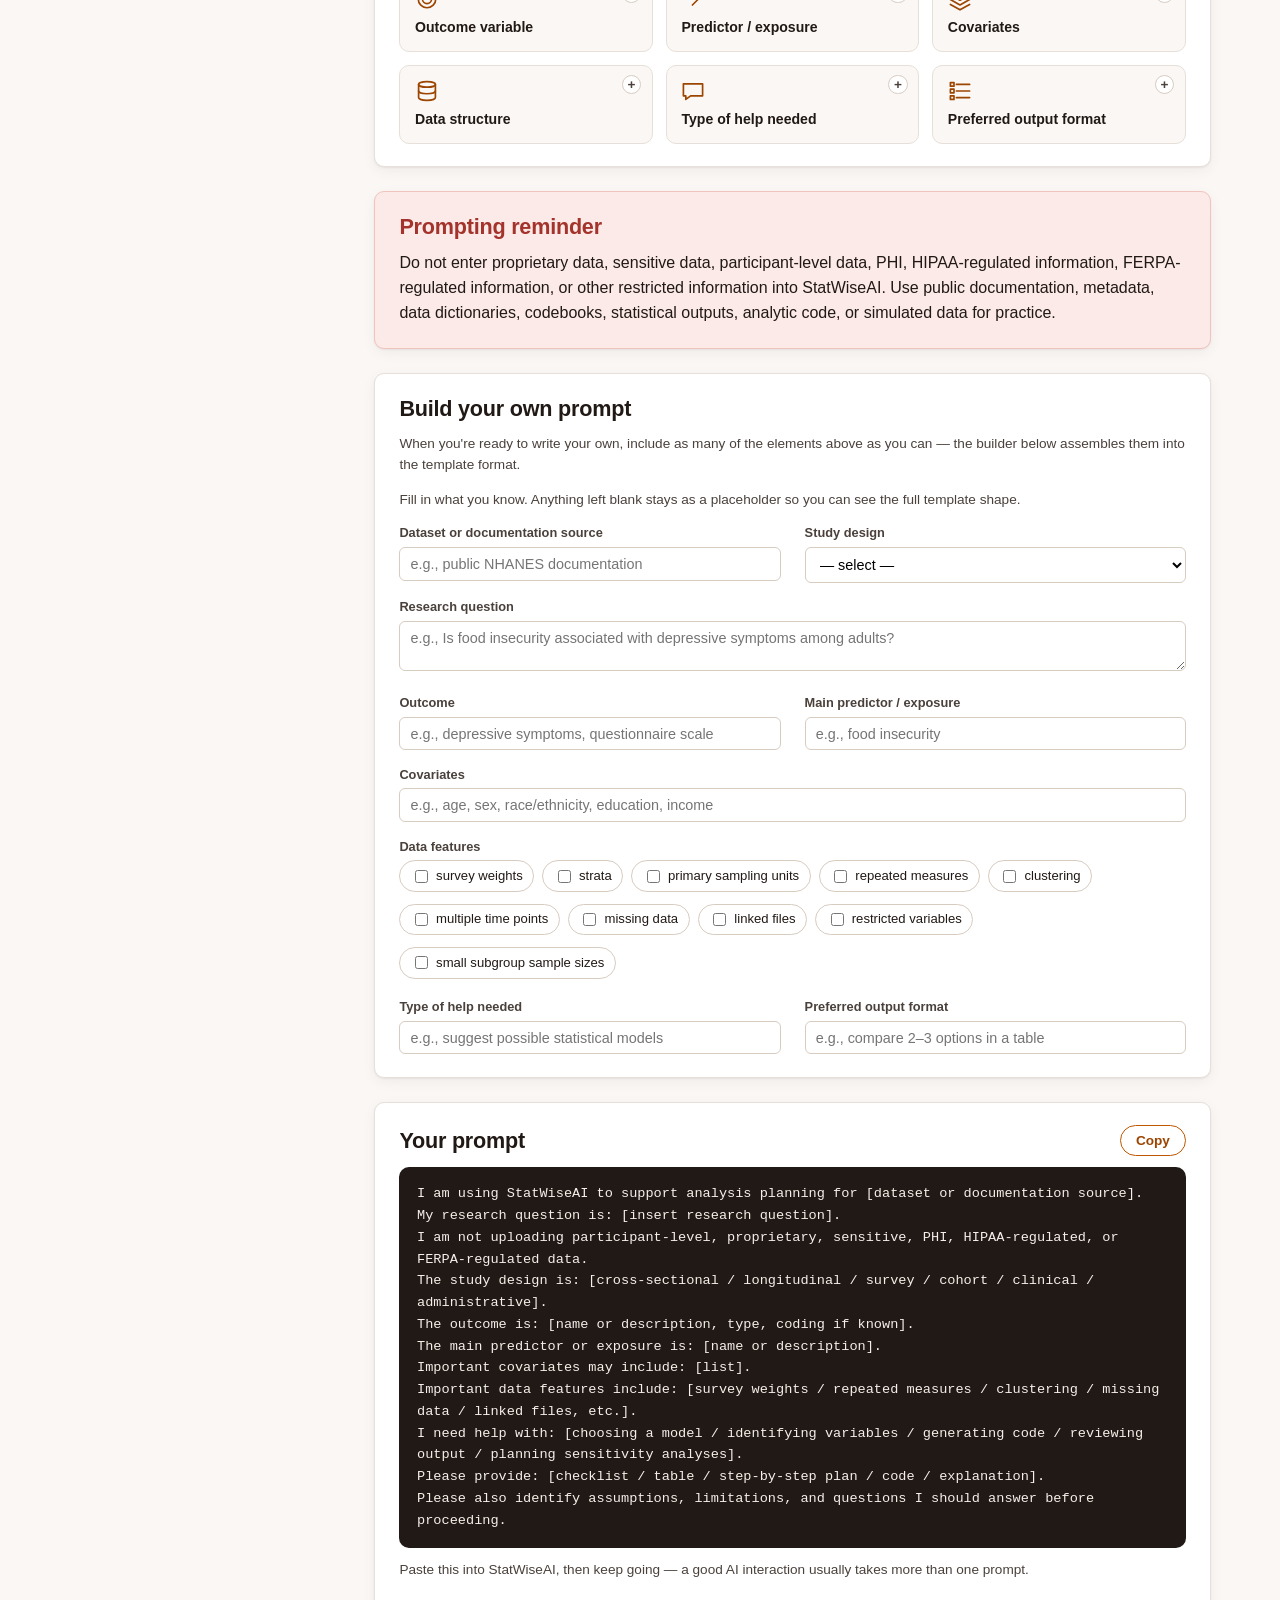
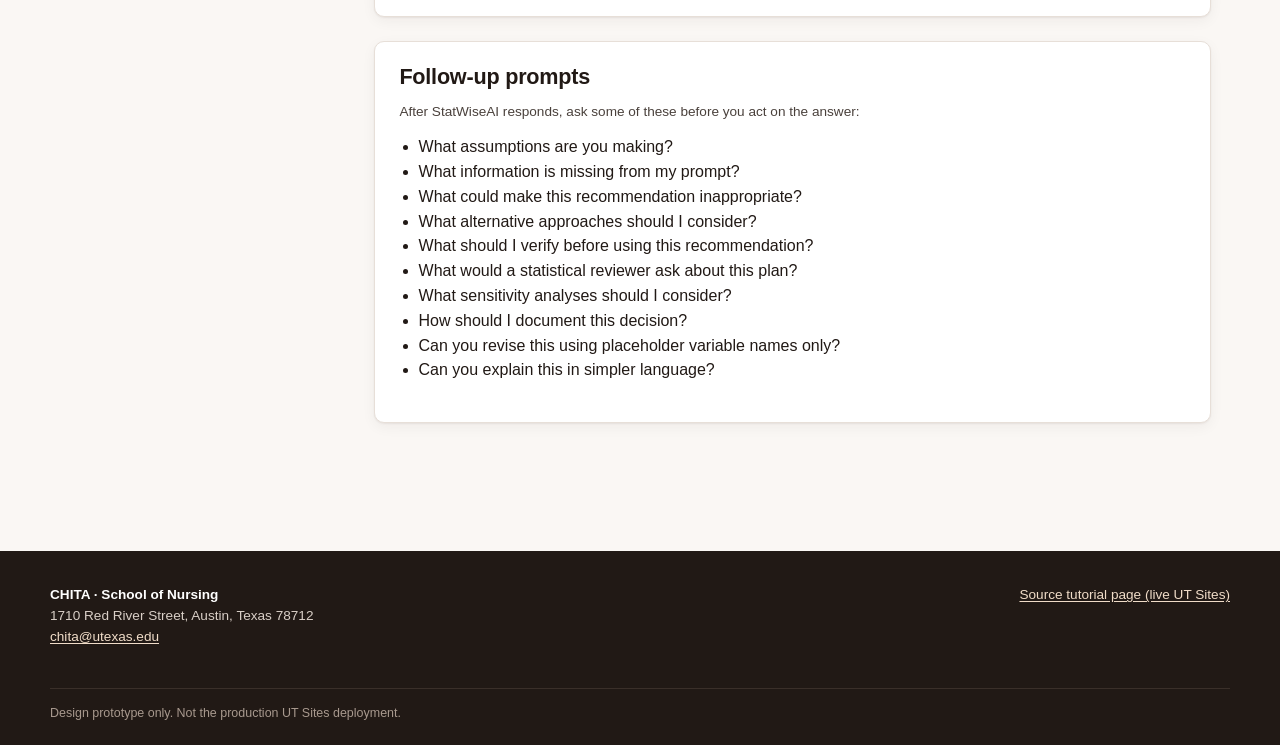
<file: module-03-prompting.html>
<!DOCTYPE html>
<html lang="en">
<head>
<meta charset="UTF-8">
<meta name="viewport" content="width=device-width, initial-scale=1">
<title>Module 3 · Prompting for Data Analysis — StatWiseAI Tutorial (Prototype)</title>
<link rel="stylesheet" href="assets/styles.css">
</head>
<body>
<a class="skip-link" href="#main">Skip to main content</a>

<div class="brand-strip">
  <span>Center for Healthcare Innovation and Technology Advancements | School of Nursing</span>
  <span>PROTOTYPE — not affiliated with live UT Sites deployment</span>
</div>

<header class="site-header">
  <div class="site-header-inner">
    <a class="site-title" href="index.html">
      <span class="mark">SW</span>
      <span class="site-title-text">
        <strong>StatWiseAI Tutorial</strong>
        <span>AI Literacy Learning Path</span>
      </span>
    </a>
    <div class="header-actions">
      <span class="pill-badge">Module 3 of 9</span>
    </div>
  </div>
</header>

<div class="shell">
  <nav class="path-nav" aria-label="Tutorial module path">
    <h2><button type="button" class="path-nav-toggle" aria-expanded="true" aria-controls="path-nav-list"><span>Learning path</span><span class="path-nav-toggle-icon" aria-hidden="true">▾</span></button></h2>
    <ol id="path-nav-list">
      <li class="done"><span class="step-dot" aria-hidden="true">✓</span><span class="step-body"><a class="step-label" href="module-01-responsible-use.html">1. Start Here: Responsible Use</a><span class="tag tag-built">Prototyped</span></span></li>
      <li class="done"><span class="step-dot" aria-hidden="true">✓</span><span class="step-body"><a class="step-label" href="module-02-ai-basics.html">2. AI Basics for Researchers</a><span class="tag tag-built">Prototyped</span></span></li>
      <li class="active"><span class="step-dot" aria-hidden="true">3</span><span class="step-body"><a class="step-label" href="module-03-prompting.html">3. Prompting for Data Analysis</a><span class="tag tag-built">Prototyped</span></span></li>
      <li><span class="step-dot" aria-hidden="true">4</span><span class="step-body"><a class="step-label" href="module-04-documentation.html">4. Working with Dataset Documentation</a><span class="tag tag-built">Prototyped</span></span></li>
      <li><span class="step-dot" aria-hidden="true">5</span><span class="step-body"><a class="step-label" href="module-05-reviewing-outputs.html">5. Reviewing AI Outputs</a><span class="tag tag-built">Prototyped</span></span></li>
      <li><span class="step-dot" aria-hidden="true">6</span><span class="step-body"><a class="step-label" href="module-06-requesting-code.html">6. Requesting Code</a><span class="tag tag-built">Prototyped</span></span></li>
      <li><span class="step-dot" aria-hidden="true">7</span><span class="step-body"><a class="step-label" href="module-07-reproducibility.html">7. Reproducibility &amp; Prompt History</a><span class="tag tag-built">Prototyped</span></span></li>
      <li class="locked"><span class="step-dot" aria-hidden="true">8</span><span class="step-body"><span class="step-label">8. Practice: HRS &amp; NHANES</span><span class="tag tag-planned">Planned</span></span></li>
      <li class="locked"><span class="step-dot" aria-hidden="true">9</span><span class="step-body"><span class="step-label">9. Templates &amp; Checklists</span><span class="tag tag-planned">Planned</span></span></li>
    </ol>
  </nav>

  <main class="content" id="main">
    <div class="page-head">
      <span class="eyebrow">Module 3 of 9</span>
      <h1>Prompting for Data Analysis</h1>
      <p class="lede">A prompt is part of your analytic reasoning, not just a technical instruction. Weak prompts get generic answers; structured prompts get answers you can actually review.</p>
      <p>A prompt is the instruction or question you give StatWiseAI, and in research it functions as analytic reasoning, not just a technical step. A strong prompt helps StatWiseAI understand your research question, dataset documentation, variables, study design, assumptions, and the type of output you need — a weak prompt produces a generic answer, while a strong prompt produces a response that's more specific, easier to review, and easier to document.</p>
    </div>

    <div class="card">
      <h2>Weak vs. strong, side by side</h2>
      <div class="compare">
        <div class="col weak">
          <h3>Weak prompt</h3>
          <blockquote>"What analysis should I run?"</blockquote>
          <p class="small" style="margin:.6em 0 0;">No research question, outcome, design, or data source. StatWiseAI has nothing to reason from.</p>
        </div>
        <div class="col strong">
          <h3>Stronger prompt</h3>
          <blockquote>"I am using public documentation from a longitudinal study to plan an analysis. I want to examine whether baseline depressive symptoms are associated with later functional limitations among older adults. I am not uploading participant-level data. Please help me identify relevant variables, longitudinal modeling strategies, missing data concerns, and assumptions to check."</blockquote>
        </div>
      </div>
    </div>

    <div class="card">
      <h2>Why the stronger example works</h2>
      <p class="small">The stronger prompt above gives StatWiseAI six things the weak version doesn't. Click any item to see exactly where it shows up in the example.</p>
      <p class="sr-only" data-pa-live aria-live="polite"></p>
      <ul class="checklist frag-checklist">
        <li>
          <input type="checkbox" checked disabled id="w1">
          <div class="frag-item">
            <div class="frag-row">
              <label for="w1">A research topic</label>
              <button type="button" class="frag-toggle" aria-expanded="false" aria-controls="pop-w1" data-target="w1">Show in prompt</button>
            </div>
            <p class="frag-pop" id="pop-w1" hidden>&ldquo;whether baseline depressive symptoms are associated with later functional limitations among older adults&rdquo;</p>
          </div>
        </li>
        <li>
          <input type="checkbox" checked disabled id="w2">
          <div class="frag-item">
            <div class="frag-row">
              <label for="w2">A study design clue</label>
              <button type="button" class="frag-toggle" aria-expanded="false" aria-controls="pop-w2" data-target="w2">Show in prompt</button>
            </div>
            <p class="frag-pop" id="pop-w2" hidden>&ldquo;a longitudinal study&rdquo;</p>
          </div>
        </li>
        <li>
          <input type="checkbox" checked disabled id="w3">
          <div class="frag-item">
            <div class="frag-row">
              <label for="w3">A likely outcome and predictor</label>
              <button type="button" class="frag-toggle" aria-expanded="false" aria-controls="pop-w3" data-target="w3">Show in prompt</button>
            </div>
            <p class="frag-pop" id="pop-w3" hidden>&ldquo;baseline depressive symptoms [predictor] are associated with later functional limitations [outcome]&rdquo;</p>
          </div>
        </li>
        <li>
          <input type="checkbox" checked disabled id="w4">
          <div class="frag-item">
            <div class="frag-row">
              <label for="w4">A clear data privacy boundary</label>
              <button type="button" class="frag-toggle" aria-expanded="false" aria-controls="pop-w4" data-target="w4">Show in prompt</button>
            </div>
            <p class="frag-pop" id="pop-w4" hidden>&ldquo;I am not uploading participant-level data.&rdquo;</p>
          </div>
        </li>
        <li>
          <input type="checkbox" checked disabled id="w5">
          <div class="frag-item">
            <div class="frag-row">
              <label for="w5">A specific request</label>
              <button type="button" class="frag-toggle" aria-expanded="false" aria-controls="pop-w5" data-target="w5">Show in prompt</button>
            </div>
            <p class="frag-pop" id="pop-w5" hidden>&ldquo;identify relevant variables, longitudinal modeling strategies, missing data concerns&rdquo;</p>
          </div>
        </li>
        <li>
          <input type="checkbox" checked disabled id="w6">
          <div class="frag-item">
            <div class="frag-row">
              <label for="w6">A request for assumptions and limitations</label>
              <button type="button" class="frag-toggle" aria-expanded="false" aria-controls="pop-w6" data-target="w6">Show in prompt</button>
            </div>
            <p class="frag-pop" id="pop-w6" hidden>&ldquo;assumptions to check&rdquo;</p>
          </div>
        </li>
      </ul>
    </div>

    <div class="media-slot">
      <span class="icon" aria-hidden="true">▶</span>
      <div>
        <h2>Video slot — "Watch a weak prompt become a strong one"</h2>
        <p class="small">Needs external production. Suggested treatment: screen-record a real StatWiseAI session, typing the weak prompt first, showing the generic reply, then rebuilding the prompt live using the fields below, showing the sharper reply. 90–120s, screen-capture only, voiceover optional if captioned.</p>
        <span class="small" style="font-weight:700;">Status: storyboard ready, filming not started</span>
      </div>
    </div>

    <div class="card">
      <h2>Recommended prompt structure</h2>
      <p class="small">When asking StatWiseAI for help, include as many of the following as possible. Tap any part for what it means and an example. Each one has a matching field in the builder below.</p>
      <p class="sr-only" data-pa-live aria-live="polite"></p>
      <div class="prompt-anatomy">

        <div class="pa-tile">
          <button type="button" class="pa-toggle" aria-expanded="false" aria-controls="pa-pop-question">
            <span class="pa-indicator" aria-hidden="true">+</span>
            <span class="pa-icon" aria-hidden="true"><svg viewBox="0 0 20 20" fill="none" stroke="currentColor" stroke-width="1.4" stroke-linecap="round" stroke-linejoin="round"><circle cx="8.3" cy="8.3" r="5.3"/><line x1="16" y1="16" x2="12.4" y2="12.4"/></svg></span>
            <span class="pa-title">Research question</span>
          </button>
          <div class="pa-pop" id="pa-pop-question" hidden>
            <p>What are you trying to learn?</p>
            <p class="small" style="margin:0;"><em>Example: "I want to examine whether food insecurity is associated with depressive symptoms among adults."</em></p>
          </div>
        </div>

        <div class="pa-tile">
          <button type="button" class="pa-toggle" aria-expanded="false" aria-controls="pa-pop-dataset">
            <span class="pa-indicator" aria-hidden="true">+</span>
            <span class="pa-icon" aria-hidden="true"><svg viewBox="0 0 20 20" fill="none" stroke="currentColor" stroke-width="1.4" stroke-linecap="round" stroke-linejoin="round"><path d="M5 2h6l4 4v12H5z"/><path d="M11 2v4h4"/><line x1="7.5" y1="10.5" x2="14" y2="10.5"/><line x1="7.5" y1="13.5" x2="14" y2="13.5"/></svg></span>
            <span class="pa-title">Dataset / documentation source</span>
          </button>
          <div class="pa-pop" id="pa-pop-dataset" hidden>
            <p>What dataset, documentation, codebook, or output are you using?</p>
            <p class="small" style="margin:0;"><em>Example: "I am using public NHANES documentation and variable descriptions."</em></p>
          </div>
        </div>

        <div class="pa-tile">
          <button type="button" class="pa-toggle" aria-expanded="false" aria-controls="pa-pop-design">
            <span class="pa-indicator" aria-hidden="true">+</span>
            <span class="pa-icon" aria-hidden="true"><svg viewBox="0 0 20 20" fill="none" stroke="currentColor" stroke-width="1.4" stroke-linecap="round" stroke-linejoin="round"><rect x="2" y="2" width="7" height="7" rx="1"/><rect x="11" y="2" width="7" height="16" rx="1"/><rect x="2" y="11" width="7" height="7" rx="1"/></svg></span>
            <span class="pa-title">Study design</span>
          </button>
          <div class="pa-pop" id="pa-pop-design" hidden>
            <p>What is the general design?</p>
            <p class="small" style="margin:0;"><em>See the dropdown below for the full set: cross-sectional survey, longitudinal cohort, clinical trial, administrative dataset, EHR dataset, public-use survey, repeated-measures dataset.</em></p>
          </div>
        </div>

        <div class="pa-tile">
          <button type="button" class="pa-toggle" aria-expanded="false" aria-controls="pa-pop-outcome">
            <span class="pa-indicator" aria-hidden="true">+</span>
            <span class="pa-icon" aria-hidden="true"><svg viewBox="0 0 20 20" fill="none" stroke="currentColor" stroke-width="1.4" stroke-linecap="round" stroke-linejoin="round"><circle cx="10" cy="10" r="7.3"/><circle cx="10" cy="10" r="3.8"/><circle cx="10" cy="10" r="0.7" fill="currentColor" stroke="none"/></svg></span>
            <span class="pa-title">Outcome variable</span>
          </button>
          <div class="pa-pop" id="pa-pop-outcome" hidden>
            <p>What is the outcome?</p>
            <p class="small" style="margin:0;"><em>Example: "The outcome is depressive symptoms, measured using a questionnaire scale."</em></p>
          </div>
        </div>

        <div class="pa-tile">
          <button type="button" class="pa-toggle" aria-expanded="false" aria-controls="pa-pop-predictor">
            <span class="pa-indicator" aria-hidden="true">+</span>
            <span class="pa-icon" aria-hidden="true"><svg viewBox="0 0 20 20" fill="none" stroke="currentColor" stroke-width="1.4" stroke-linecap="round" stroke-linejoin="round"><line x1="2" y1="10" x2="14.5" y2="10"/><polyline points="9.5,5 14.5,10 9.5,15"/></svg></span>
            <span class="pa-title">Predictor / exposure</span>
          </button>
          <div class="pa-pop" id="pa-pop-predictor" hidden>
            <p>What is the main predictor, exposure, or grouping variable?</p>
            <p class="small" style="margin:0;"><em>Example: "The main exposure is food insecurity."</em></p>
          </div>
        </div>

        <div class="pa-tile">
          <button type="button" class="pa-toggle" aria-expanded="false" aria-controls="pa-pop-covariates">
            <span class="pa-indicator" aria-hidden="true">+</span>
            <span class="pa-icon" aria-hidden="true"><svg viewBox="0 0 20 20" fill="none" stroke="currentColor" stroke-width="1.4" stroke-linecap="round" stroke-linejoin="round"><polygon points="10,2 18,6.5 10,11 2,6.5"/><polyline points="2,10.5 10,15 18,10.5"/><polyline points="2,14.5 10,19 18,14.5"/></svg></span>
            <span class="pa-title">Covariates</span>
          </button>
          <div class="pa-pop" id="pa-pop-covariates" hidden>
            <p>What other variables may need to be considered?</p>
            <p class="small" style="margin:0;"><em>Example: "Potential covariates include age, sex, race/ethnicity, education, income, insurance status, and chronic conditions."</em></p>
          </div>
        </div>

        <div class="pa-tile">
          <button type="button" class="pa-toggle" aria-expanded="false" aria-controls="pa-pop-structure">
            <span class="pa-indicator" aria-hidden="true">+</span>
            <span class="pa-icon" aria-hidden="true"><svg viewBox="0 0 20 20" fill="none" stroke="currentColor" stroke-width="1.4" stroke-linecap="round" stroke-linejoin="round"><ellipse cx="10" cy="4.5" rx="7" ry="2.3"/><path d="M3 4.5v11c0 1.3 3.1 2.3 7 2.3s7-1 7-2.3v-11"/><path d="M3 10c0 1.3 3.1 2.3 7 2.3s7-1 7-2.3"/></svg></span>
            <span class="pa-title">Data structure</span>
          </button>
          <div class="pa-pop" id="pa-pop-structure" hidden>
            <p>What features of the data matter?</p>
            <p class="small" style="margin:0;"><em>See the checkboxes below for the full set: survey weights, strata, primary sampling units, repeated measures, clustering, multiple time points, missing data, linked files, restricted variables, small subgroup sample sizes.</em></p>
          </div>
        </div>

        <div class="pa-tile">
          <button type="button" class="pa-toggle" aria-expanded="false" aria-controls="pa-pop-help">
            <span class="pa-indicator" aria-hidden="true">+</span>
            <span class="pa-icon" aria-hidden="true"><svg viewBox="0 0 20 20" fill="none" stroke="currentColor" stroke-width="1.4" stroke-linecap="round" stroke-linejoin="round"><path d="M2 4h16v10H8l-4 3v-3H2z"/></svg></span>
            <span class="pa-title">Type of help needed</span>
          </button>
          <div class="pa-pop" id="pa-pop-help" hidden>
            <p>Be specific about the task.</p>
            <p class="small" style="margin:0;"><em>Examples: identify relevant documentation; suggest possible statistical models; compare analytic approaches; draft code using placeholder variable names; review this output; identify assumptions and limitations; suggest sensitivity analyses; create a reproducibility checklist.</em></p>
          </div>
        </div>

        <div class="pa-tile">
          <button type="button" class="pa-toggle" aria-expanded="false" aria-controls="pa-pop-format">
            <span class="pa-indicator" aria-hidden="true">+</span>
            <span class="pa-icon" aria-hidden="true"><svg viewBox="0 0 20 20" fill="none" stroke="currentColor" stroke-width="1.4" stroke-linecap="round" stroke-linejoin="round"><rect x="2" y="3" width="3" height="3"/><rect x="2" y="8.5" width="3" height="3"/><rect x="2" y="14" width="3" height="3"/><line x1="7" y1="4.5" x2="18" y2="4.5"/><line x1="7" y1="10" x2="18" y2="10"/><line x1="7" y1="15.5" x2="18" y2="15.5"/></svg></span>
            <span class="pa-title">Preferred output format</span>
          </button>
          <div class="pa-pop" id="pa-pop-format" hidden>
            <p>Tell StatWiseAI how to respond.</p>
            <p class="small" style="margin:0;"><em>Examples: "Provide a checklist." "Use a table." "Compare 2–3 options." "Write this for a beginner." "Give me R code with comments." "Do not write final conclusions."</em></p>
          </div>
        </div>

      </div>
    </div>

    <div class="card card-warn">
      <h2>Prompting reminder</h2>
      <p style="margin-bottom:0;">Do not enter proprietary data, sensitive data, participant-level data, PHI, HIPAA-regulated information, FERPA-regulated information, or other restricted information into StatWiseAI. Use public documentation, metadata, data dictionaries, codebooks, statistical outputs, analytic code, or simulated data for practice.</p>
    </div>

    <div class="card">
      <h2>Build your own prompt</h2>
      <p class="small">When you're ready to write your own, include as many of the elements above as you can — the builder below assembles them into the template format.</p>
      <p class="small">Fill in what you know. Anything left blank stays as a placeholder so you can see the full template shape.</p>
      <form id="pb-form" class="pb-form" onsubmit="return false;">
        <div class="grid-2">
          <div class="pb-field">
            <label for="pb-dataset">Dataset or documentation source</label>
            <input type="text" id="pb-dataset" placeholder="e.g., public NHANES documentation">
          </div>
          <div class="pb-field">
            <label for="pb-design">Study design</label>
            <select id="pb-design">
              <option value="">— select —</option>
              <option>cross-sectional survey</option>
              <option>longitudinal cohort</option>
              <option>clinical trial</option>
              <option>administrative dataset</option>
              <option>EHR dataset</option>
              <option>public-use survey</option>
              <option>repeated-measures dataset</option>
            </select>
          </div>
        </div>

        <div class="pb-field">
          <label for="pb-question">Research question</label>
          <textarea id="pb-question" placeholder="e.g., Is food insecurity associated with depressive symptoms among adults?"></textarea>
        </div>

        <div class="grid-2">
          <div class="pb-field">
            <label for="pb-outcome">Outcome</label>
            <input type="text" id="pb-outcome" placeholder="e.g., depressive symptoms, questionnaire scale">
          </div>
          <div class="pb-field">
            <label for="pb-predictor">Main predictor / exposure</label>
            <input type="text" id="pb-predictor" placeholder="e.g., food insecurity">
          </div>
        </div>

        <div class="pb-field">
          <label for="pb-covariates">Covariates</label>
          <input type="text" id="pb-covariates" placeholder="e.g., age, sex, race/ethnicity, education, income">
        </div>

        <fieldset class="pb-field">
          <legend>Data features</legend>
          <div class="pb-checks">
            <label><input type="checkbox" name="features" value="survey weights"> survey weights</label>
            <label><input type="checkbox" name="features" value="strata"> strata</label>
            <label><input type="checkbox" name="features" value="primary sampling units"> primary sampling units</label>
            <label><input type="checkbox" name="features" value="repeated measures"> repeated measures</label>
            <label><input type="checkbox" name="features" value="clustering"> clustering</label>
            <label><input type="checkbox" name="features" value="multiple time points"> multiple time points</label>
            <label><input type="checkbox" name="features" value="missing data"> missing data</label>
            <label><input type="checkbox" name="features" value="linked files"> linked files</label>
            <label><input type="checkbox" name="features" value="restricted variables"> restricted variables</label>
            <label><input type="checkbox" name="features" value="small subgroup sample sizes"> small subgroup sample sizes</label>
          </div>
        </fieldset>

        <div class="grid-2">
          <div class="pb-field">
            <label for="pb-task">Type of help needed</label>
            <input type="text" id="pb-task" placeholder="e.g., suggest possible statistical models">
          </div>
          <div class="pb-field">
            <label for="pb-format">Preferred output format</label>
            <input type="text" id="pb-format" placeholder="e.g., compare 2–3 options in a table">
          </div>
        </div>
      </form>
    </div>

    <div class="card">
      <div class="pb-output-head">
        <h2 style="margin:0;">Your prompt</h2>
        <button type="button" class="btn" data-copy-target="#pb-output-text">Copy</button>
      </div>
      <div class="pb-output" id="pb-output-text"></div>
      <p class="small" style="margin-top:.8em;">Paste this into StatWiseAI, then keep going — a good AI interaction usually takes more than one prompt.</p>
    </div>

    <div class="card">
      <h2>Follow-up prompts</h2>
      <p class="small">After StatWiseAI responds, ask some of these before you act on the answer:</p>
      <ul>
        <li>What assumptions are you making?</li>
        <li>What information is missing from my prompt?</li>
        <li>What could make this recommendation inappropriate?</li>
        <li>What alternative approaches should I consider?</li>
        <li>What should I verify before using this recommendation?</li>
        <li>What would a statistical reviewer ask about this plan?</li>
        <li>What sensitivity analyses should I consider?</li>
        <li>How should I document this decision?</li>
        <li>Can you revise this using placeholder variable names only?</li>
        <li>Can you explain this in simpler language?</li>
      </ul>
    </div>

  </main>
</div>

<footer class="site-footer">
  <div class="site-footer-inner">
    <div><strong style="color:#fff;">CHITA · School of Nursing</strong><br>1710 Red River Street, Austin, Texas 78712<br><a href="mailto:chita@utexas.edu">chita@utexas.edu</a></div>
    <div><a href="https://sites.utexas.edu/chita/statwiseai-tutorial/prompting-for-data-analysis/">Source tutorial page (live UT Sites)</a></div>
    <div class="fine">Design prototype only. Not the production UT Sites deployment.</div>
  </div>
</footer>

<script src="assets/app.js"></script>
<script src="assets/module3.js"></script>
</body>
</html>
</file>
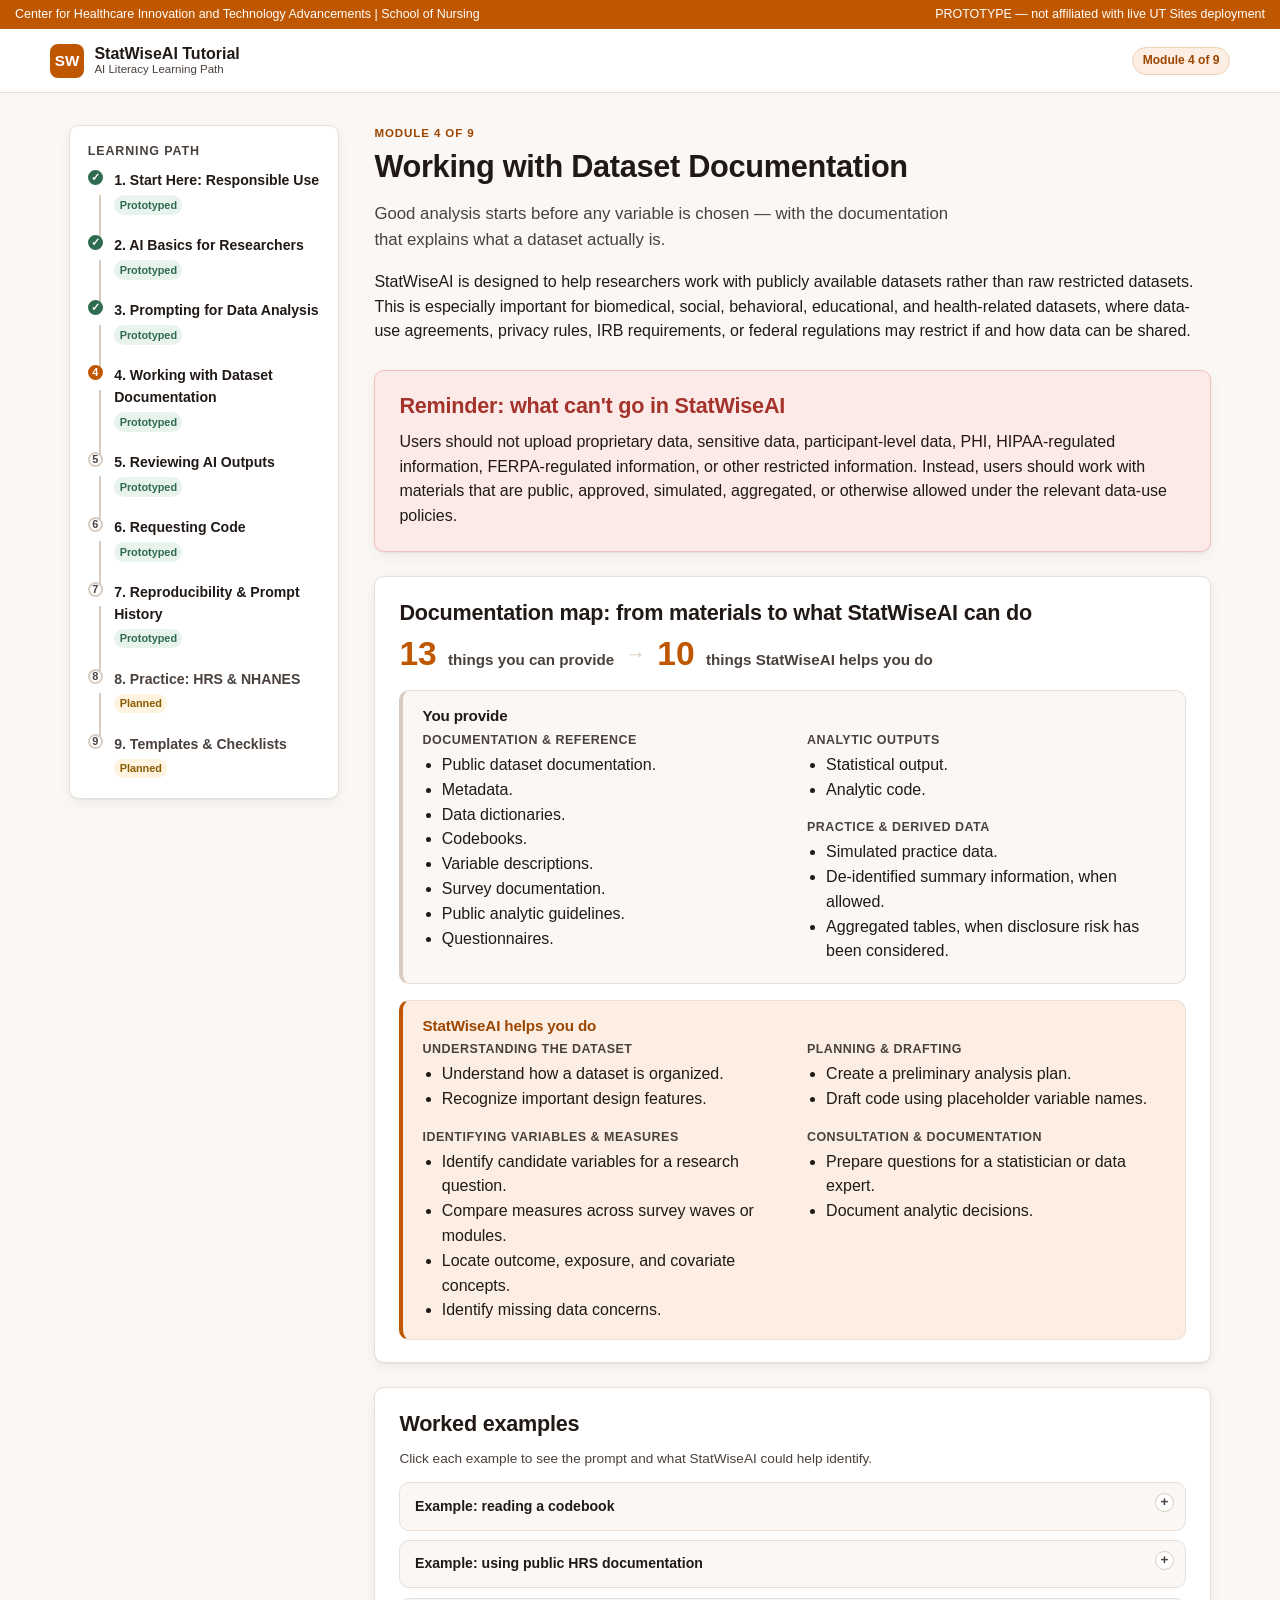
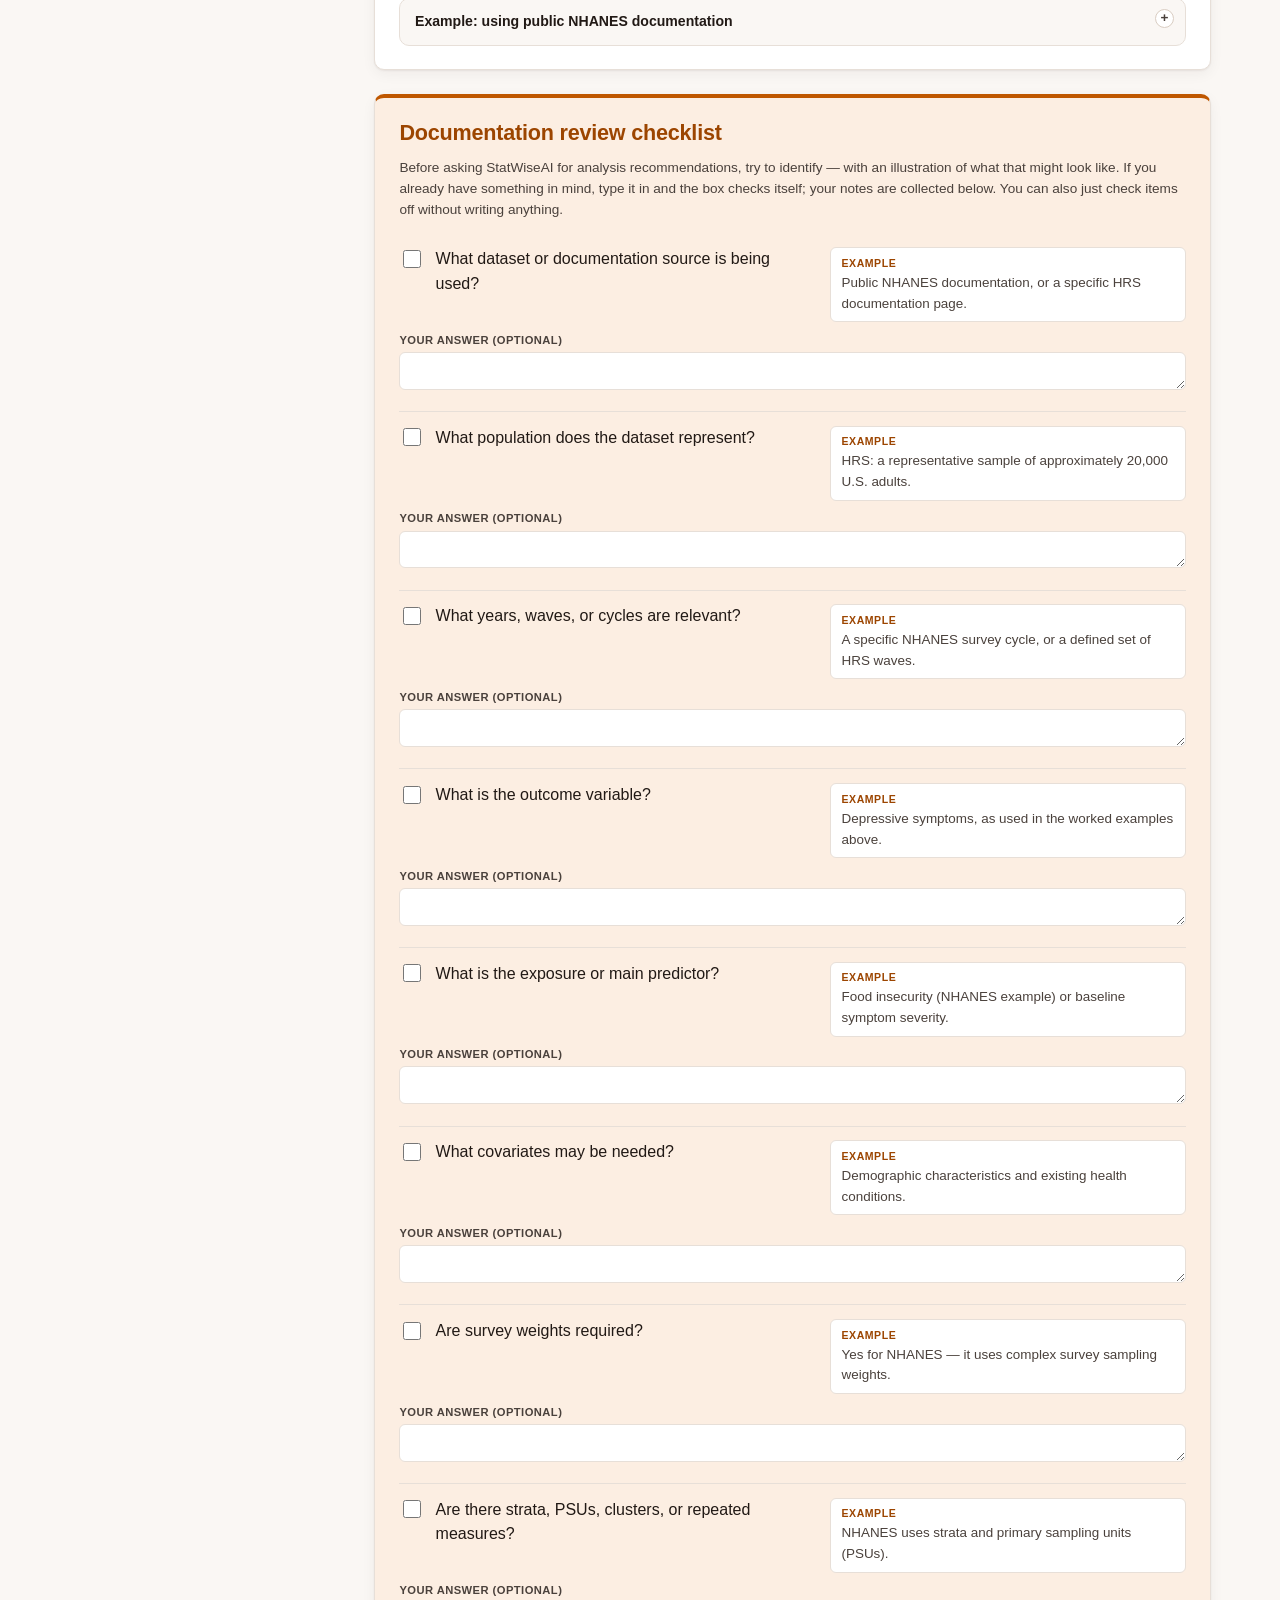
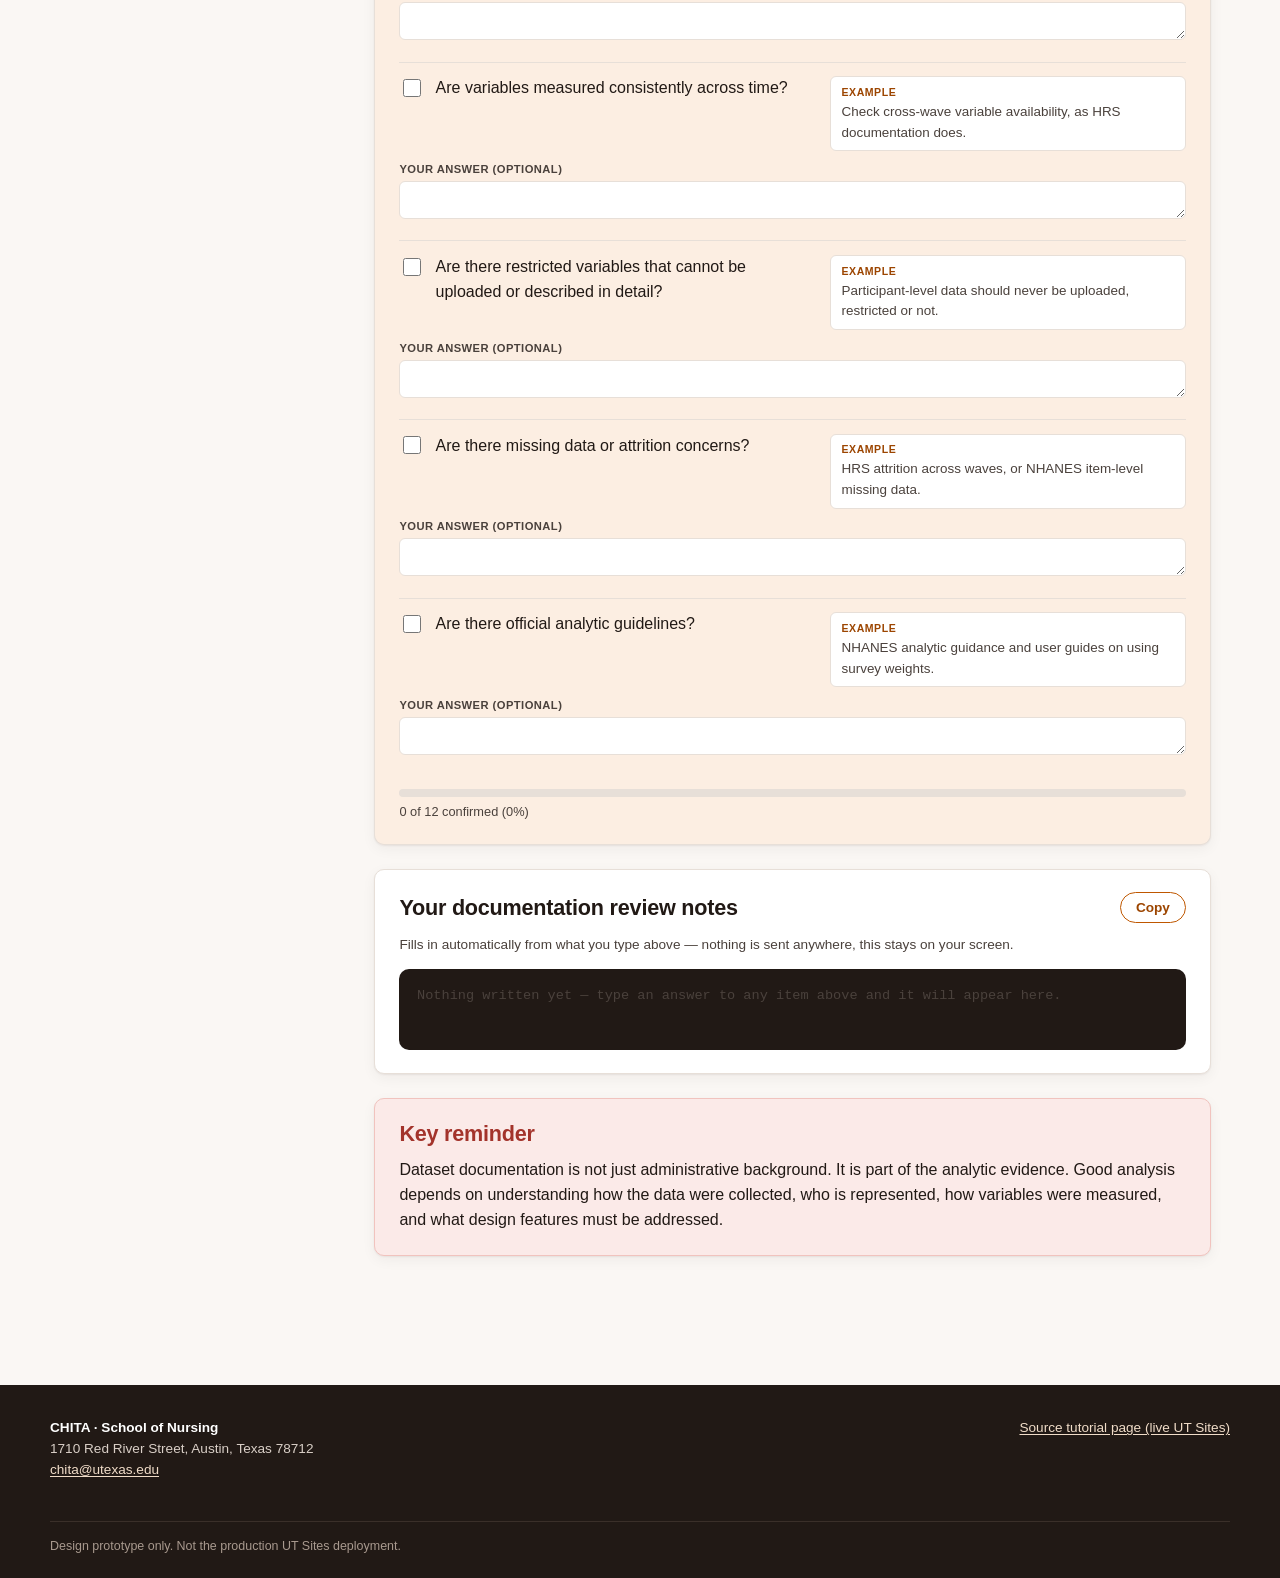
<file: module-04-documentation.html>
<!DOCTYPE html>
<html lang="en">
<head>
<meta charset="UTF-8">
<meta name="viewport" content="width=device-width, initial-scale=1">
<title>Module 4 · Working with Dataset Documentation — StatWiseAI Tutorial (Prototype)</title>
<link rel="stylesheet" href="assets/styles.css">
</head>
<body>
<a class="skip-link" href="#main">Skip to main content</a>

<div class="brand-strip">
  <span>Center for Healthcare Innovation and Technology Advancements | School of Nursing</span>
  <span>PROTOTYPE — not affiliated with live UT Sites deployment</span>
</div>

<header class="site-header">
  <div class="site-header-inner">
    <a class="site-title" href="index.html">
      <span class="mark">SW</span>
      <span class="site-title-text">
        <strong>StatWiseAI Tutorial</strong>
        <span>AI Literacy Learning Path</span>
      </span>
    </a>
    <div class="header-actions">
      <span class="pill-badge">Module 4 of 9</span>
    </div>
  </div>
</header>

<div class="shell">
  <nav class="path-nav" aria-label="Tutorial module path">
    <h2><button type="button" class="path-nav-toggle" aria-expanded="true" aria-controls="path-nav-list"><span>Learning path</span><span class="path-nav-toggle-icon" aria-hidden="true">▾</span></button></h2>
    <ol id="path-nav-list">
      <li class="done"><span class="step-dot" aria-hidden="true">✓</span><span class="step-body"><a class="step-label" href="module-01-responsible-use.html">1. Start Here: Responsible Use</a><span class="tag tag-built">Prototyped</span></span></li>
      <li class="done"><span class="step-dot" aria-hidden="true">✓</span><span class="step-body"><a class="step-label" href="module-02-ai-basics.html">2. AI Basics for Researchers</a><span class="tag tag-built">Prototyped</span></span></li>
      <li class="done"><span class="step-dot" aria-hidden="true">✓</span><span class="step-body"><a class="step-label" href="module-03-prompting.html">3. Prompting for Data Analysis</a><span class="tag tag-built">Prototyped</span></span></li>
      <li class="active"><span class="step-dot" aria-hidden="true">4</span><span class="step-body"><a class="step-label" href="module-04-documentation.html">4. Working with Dataset Documentation</a><span class="tag tag-built">Prototyped</span></span></li>
      <li><span class="step-dot" aria-hidden="true">5</span><span class="step-body"><a class="step-label" href="module-05-reviewing-outputs.html">5. Reviewing AI Outputs</a><span class="tag tag-built">Prototyped</span></span></li>
      <li><span class="step-dot" aria-hidden="true">6</span><span class="step-body"><a class="step-label" href="module-06-requesting-code.html">6. Requesting Code</a><span class="tag tag-built">Prototyped</span></span></li>
      <li><span class="step-dot" aria-hidden="true">7</span><span class="step-body"><a class="step-label" href="module-07-reproducibility.html">7. Reproducibility &amp; Prompt History</a><span class="tag tag-built">Prototyped</span></span></li>
      <li class="locked"><span class="step-dot" aria-hidden="true">8</span><span class="step-body"><span class="step-label">8. Practice: HRS &amp; NHANES</span><span class="tag tag-planned">Planned</span></span></li>
      <li class="locked"><span class="step-dot" aria-hidden="true">9</span><span class="step-body"><span class="step-label">9. Templates &amp; Checklists</span><span class="tag tag-planned">Planned</span></span></li>
    </ol>
  </nav>

  <main class="content" id="main" tabindex="-1">
    <div class="page-head">
      <span class="eyebrow">Module 4 of 9</span>
      <h1>Working with Dataset Documentation</h1>
      <p class="lede">Good analysis starts before any variable is chosen — with the documentation that explains what a dataset actually is.</p>
      <p>StatWiseAI is designed to help researchers work with publicly available datasets rather than raw restricted datasets. This is especially important for biomedical, social, behavioral, educational, and health-related datasets, where data-use agreements, privacy rules, IRB requirements, or federal regulations may restrict if and how data can be shared.</p>
    </div>

    <div class="card card-warn">
      <h2>Reminder: what can't go in StatWiseAI</h2>
      <p style="margin-bottom:0;">Users should not upload proprietary data, sensitive data, participant-level data, PHI, HIPAA-regulated information, FERPA-regulated information, or other restricted information. Instead, users should work with materials that are public, approved, simulated, aggregated, or otherwise allowed under the relevant data-use policies.</p>
    </div>

    <div class="card">
      <h2>Documentation map: from materials to what StatWiseAI can do</h2>
      <p class="stat-lead">
        <span class="stat-num">13</span><span class="stat-text">things you can provide</span>
        <span class="stat-arrow" aria-hidden="true">→</span>
        <span class="sr-only">, leading to</span>
        <span class="stat-num">10</span><span class="stat-text">things StatWiseAI helps you do</span>
      </p>

      <div class="doc-band doc-band-provide">
        <h3>You provide</h3>

        <div class="doc-subgrid">
          <div class="doc-subgroup">
            <h4>Documentation &amp; reference</h4>
            <ul>
              <li>Public dataset documentation.</li>
              <li>Metadata.</li>
              <li>Data dictionaries.</li>
              <li>Codebooks.</li>
              <li>Variable descriptions.</li>
              <li>Survey documentation.</li>
              <li>Public analytic guidelines.</li>
              <li>Questionnaires.</li>
            </ul>
          </div>

          <div class="doc-subgroup">
            <h4>Analytic outputs</h4>
            <ul>
              <li>Statistical output.</li>
              <li>Analytic code.</li>
            </ul>
          </div>

          <div class="doc-subgroup">
            <h4>Practice &amp; derived data</h4>
            <ul>
              <li>Simulated practice data.</li>
              <li>De-identified summary information, when allowed.</li>
              <li>Aggregated tables, when disclosure risk has been considered.</li>
            </ul>
          </div>
        </div>
      </div>

      <div class="doc-band doc-band-help">
        <h3>StatWiseAI helps you do</h3>

        <div class="doc-subgrid">
          <div class="doc-subgroup">
            <h4>Understanding the dataset</h4>
            <ul>
              <li>Understand how a dataset is organized.</li>
              <li>Recognize important design features.</li>
            </ul>
          </div>

          <div class="doc-subgroup">
            <h4>Identifying variables &amp; measures</h4>
            <ul>
              <li>Identify candidate variables for a research question.</li>
              <li>Compare measures across survey waves or modules.</li>
              <li>Locate outcome, exposure, and covariate concepts.</li>
              <li>Identify missing data concerns.</li>
            </ul>
          </div>

          <div class="doc-subgroup">
            <h4>Planning &amp; drafting</h4>
            <ul>
              <li>Create a preliminary analysis plan.</li>
              <li>Draft code using placeholder variable names.</li>
            </ul>
          </div>

          <div class="doc-subgroup">
            <h4>Consultation &amp; documentation</h4>
            <ul>
              <li>Prepare questions for a statistician or data expert.</li>
              <li>Document analytic decisions.</li>
            </ul>
          </div>
        </div>
      </div>
    </div>

    <div class="card">
      <h2>Worked examples</h2>
      <p class="small">Click each example to see the prompt and what StatWiseAI could help identify.</p>
      <p class="sr-only" data-pa-live aria-live="polite"></p>

      <div class="pa-list">
        <div class="pa-tile">
          <button type="button" class="pa-toggle" aria-expanded="false" aria-controls="pop-ex1">
            <span class="pa-indicator" aria-hidden="true">+</span>
            <span class="pa-title">Example: reading a codebook</span>
          </button>
          <div class="pa-pop" id="pop-ex1" hidden>
            <p>A user might paste a short public codebook excerpt or describe relevant variables and ask:</p>
            <blockquote>&ldquo;I am reviewing public documentation for a national health survey. The codebook includes variables related to depressive symptoms, demographic characteristics, and health conditions. Help me identify which variables might be candidates for the outcome, exposure, and covariates in an analysis of depressive symptoms among adults. Do not assume these are final analytic choices. Provide a checklist of documentation items I should verify.&rdquo;</blockquote>
            <p style="margin-bottom:0;">A useful response should not simply choose variables. It should help the user think through measurement, coding, eligibility, missingness, survey design, and interpretation.</p>
          </div>
        </div>

        <div class="pa-tile">
          <button type="button" class="pa-toggle" aria-expanded="false" aria-controls="pop-ex2">
            <span class="pa-indicator" aria-hidden="true">+</span>
            <span class="pa-title">Example: using public HRS documentation</span>
          </button>
          <div class="pa-pop" id="pop-ex2" hidden>
            <p>The Health and Retirement Study (HRS) describes itself as a longitudinal panel study of a representative sample of approximately 20,000 people in the United States, and its documentation page includes questionnaires, codebooks, data descriptions, and related study content. A user might ask:</p>
            <blockquote>&ldquo;I am using public HRS documentation to plan a longitudinal analysis of depressive symptoms and later functional limitations. I am not uploading participant-level data. Help me identify what types of HRS documentation I should review before selecting variables and models.&rdquo;</blockquote>
            <p>StatWiseAI could help the user identify documentation areas such as:</p>
            <ul style="margin-bottom:0;">
              <li>Questionnaires.</li>
              <li>Codebooks.</li>
              <li>Data descriptions.</li>
              <li>Survey design information.</li>
              <li>Weights.</li>
              <li>Cross-wave variable availability.</li>
              <li>Missing data and attrition information.</li>
              <li>User guides or documentation reports.</li>
            </ul>
          </div>
        </div>

        <div class="pa-tile">
          <button type="button" class="pa-toggle" aria-expanded="false" aria-controls="pop-ex3">
            <span class="pa-indicator" aria-hidden="true">+</span>
            <span class="pa-title">Example: using public NHANES documentation</span>
          </button>
          <div class="pa-pop" id="pop-ex3" hidden>
            <p>The National Health and Nutrition Examination Survey (NHANES) provides access to questionnaires, datasets, documentation, and a data analysis tutorial, and CDC describes NHANES as the only national health survey that includes health exams and laboratory tests. A user might ask:</p>
            <blockquote>&ldquo;I am using public NHANES documentation to plan an analysis of food insecurity and depressive symptoms among adults. I am not uploading raw data. Help me identify relevant documentation, survey design features, possible variables, and common analysis mistakes to avoid.&rdquo;</blockquote>
            <p>StatWiseAI could help the user think through:</p>
            <ul style="margin-bottom:0;">
              <li>Questionnaire components.</li>
              <li>Examination and laboratory components.</li>
              <li>Demographic files.</li>
              <li>Variable search tools.</li>
              <li>Survey weights.</li>
              <li>Strata and primary sampling units.</li>
              <li>Combining survey cycles.</li>
              <li>Eligibility and age restrictions.</li>
              <li>Missing data.</li>
              <li>Subsample weights, if specialized measures are used.</li>
            </ul>
          </div>
        </div>
      </div>
    </div>

    <div class="card doc-checklist" data-checklist>
      <h2>Documentation review checklist</h2>
      <p class="small">Before asking StatWiseAI for analysis recommendations, try to identify — with an illustration of what that might look like. If you already have something in mind, type it in and the box checks itself; your notes are collected below. You can also just check items off without writing anything.</p>
      <ul class="checklist checklist-examples">
        <li>
          <div class="dc-q"><input type="checkbox" id="dc1"><label for="dc1">What dataset or documentation source is being used?</label></div>
          <div class="dc-ex"><span class="dc-ex-tag">Example</span>Public NHANES documentation, or a specific HRS documentation page.</div>
          <div class="dc-input"><label for="dc1-input">Your answer (optional)</label><textarea id="dc1-input" data-dc-label="What dataset or documentation source is being used?" rows="1"></textarea></div>
        </li>
        <li>
          <div class="dc-q"><input type="checkbox" id="dc2"><label for="dc2">What population does the dataset represent?</label></div>
          <div class="dc-ex"><span class="dc-ex-tag">Example</span>HRS: a representative sample of approximately 20,000 U.S. adults.</div>
          <div class="dc-input"><label for="dc2-input">Your answer (optional)</label><textarea id="dc2-input" data-dc-label="What population does the dataset represent?" rows="1"></textarea></div>
        </li>
        <li>
          <div class="dc-q"><input type="checkbox" id="dc3"><label for="dc3">What years, waves, or cycles are relevant?</label></div>
          <div class="dc-ex"><span class="dc-ex-tag">Example</span>A specific NHANES survey cycle, or a defined set of HRS waves.</div>
          <div class="dc-input"><label for="dc3-input">Your answer (optional)</label><textarea id="dc3-input" data-dc-label="What years, waves, or cycles are relevant?" rows="1"></textarea></div>
        </li>
        <li>
          <div class="dc-q"><input type="checkbox" id="dc4"><label for="dc4">What is the outcome variable?</label></div>
          <div class="dc-ex"><span class="dc-ex-tag">Example</span>Depressive symptoms, as used in the worked examples above.</div>
          <div class="dc-input"><label for="dc4-input">Your answer (optional)</label><textarea id="dc4-input" data-dc-label="What is the outcome variable?" rows="1"></textarea></div>
        </li>
        <li>
          <div class="dc-q"><input type="checkbox" id="dc5"><label for="dc5">What is the exposure or main predictor?</label></div>
          <div class="dc-ex"><span class="dc-ex-tag">Example</span>Food insecurity (NHANES example) or baseline symptom severity.</div>
          <div class="dc-input"><label for="dc5-input">Your answer (optional)</label><textarea id="dc5-input" data-dc-label="What is the exposure or main predictor?" rows="1"></textarea></div>
        </li>
        <li>
          <div class="dc-q"><input type="checkbox" id="dc6"><label for="dc6">What covariates may be needed?</label></div>
          <div class="dc-ex"><span class="dc-ex-tag">Example</span>Demographic characteristics and existing health conditions.</div>
          <div class="dc-input"><label for="dc6-input">Your answer (optional)</label><textarea id="dc6-input" data-dc-label="What covariates may be needed?" rows="1"></textarea></div>
        </li>
        <li>
          <div class="dc-q"><input type="checkbox" id="dc7"><label for="dc7">Are survey weights required?</label></div>
          <div class="dc-ex"><span class="dc-ex-tag">Example</span>Yes for NHANES — it uses complex survey sampling weights.</div>
          <div class="dc-input"><label for="dc7-input">Your answer (optional)</label><textarea id="dc7-input" data-dc-label="Are survey weights required?" rows="1"></textarea></div>
        </li>
        <li>
          <div class="dc-q"><input type="checkbox" id="dc8"><label for="dc8">Are there strata, PSUs, clusters, or repeated measures?</label></div>
          <div class="dc-ex"><span class="dc-ex-tag">Example</span>NHANES uses strata and primary sampling units (PSUs).</div>
          <div class="dc-input"><label for="dc8-input">Your answer (optional)</label><textarea id="dc8-input" data-dc-label="Are there strata, PSUs, clusters, or repeated measures?" rows="1"></textarea></div>
        </li>
        <li>
          <div class="dc-q"><input type="checkbox" id="dc9"><label for="dc9">Are variables measured consistently across time?</label></div>
          <div class="dc-ex"><span class="dc-ex-tag">Example</span>Check cross-wave variable availability, as HRS documentation does.</div>
          <div class="dc-input"><label for="dc9-input">Your answer (optional)</label><textarea id="dc9-input" data-dc-label="Are variables measured consistently across time?" rows="1"></textarea></div>
        </li>
        <li>
          <div class="dc-q"><input type="checkbox" id="dc10"><label for="dc10">Are there restricted variables that cannot be uploaded or described in detail?</label></div>
          <div class="dc-ex"><span class="dc-ex-tag">Example</span>Participant-level data should never be uploaded, restricted or not.</div>
          <div class="dc-input"><label for="dc10-input">Your answer (optional)</label><textarea id="dc10-input" data-dc-label="Are there restricted variables that cannot be uploaded or described in detail?" rows="1"></textarea></div>
        </li>
        <li>
          <div class="dc-q"><input type="checkbox" id="dc11"><label for="dc11">Are there missing data or attrition concerns?</label></div>
          <div class="dc-ex"><span class="dc-ex-tag">Example</span>HRS attrition across waves, or NHANES item-level missing data.</div>
          <div class="dc-input"><label for="dc11-input">Your answer (optional)</label><textarea id="dc11-input" data-dc-label="Are there missing data or attrition concerns?" rows="1"></textarea></div>
        </li>
        <li>
          <div class="dc-q"><input type="checkbox" id="dc12"><label for="dc12">Are there official analytic guidelines?</label></div>
          <div class="dc-ex"><span class="dc-ex-tag">Example</span>NHANES analytic guidance and user guides on using survey weights.</div>
          <div class="dc-input"><label for="dc12-input">Your answer (optional)</label><textarea id="dc12-input" data-dc-label="Are there official analytic guidelines?" rows="1"></textarea></div>
        </li>
      </ul>
      <div class="progress-track"><div class="progress-fill"></div></div>
      <div class="progress-label">0 of 12 confirmed (0%)</div>
    </div>

    <div class="card">
      <div class="pb-output-head">
        <h2 style="margin:0;">Your documentation review notes</h2>
        <button type="button" class="btn" data-copy-target="#dc-summary-text">Copy</button>
      </div>
      <p class="small">Fills in automatically from what you type above — nothing is sent anywhere, this stays on your screen.</p>
      <div class="pb-output" id="dc-summary-text">
        <p class="small" id="dc-summary-empty" style="margin:0;">Nothing written yet — type an answer to any item above and it will appear here.</p>
      </div>
    </div>

    <div class="card card-warn">
      <h2>Key reminder</h2>
      <p style="margin-bottom:0;">Dataset documentation is not just administrative background. It is part of the analytic evidence. Good analysis depends on understanding how the data were collected, who is represented, how variables were measured, and what design features must be addressed.</p>
    </div>

  </main>
</div>

<footer class="site-footer">
  <div class="site-footer-inner">
    <div><strong style="color:#fff;">CHITA · School of Nursing</strong><br>1710 Red River Street, Austin, Texas 78712<br><a href="mailto:chita@utexas.edu">chita@utexas.edu</a></div>
    <div><a href="https://sites.utexas.edu/chita/statwiseai-tutorial/working-with-dataset-documentation/">Source tutorial page (live UT Sites)</a></div>
    <div class="fine">Design prototype only. Not the production UT Sites deployment.</div>
  </div>
</footer>

<script src="assets/app.js"></script>
<script src="assets/module4.js"></script>
</body>
</html>
</file>
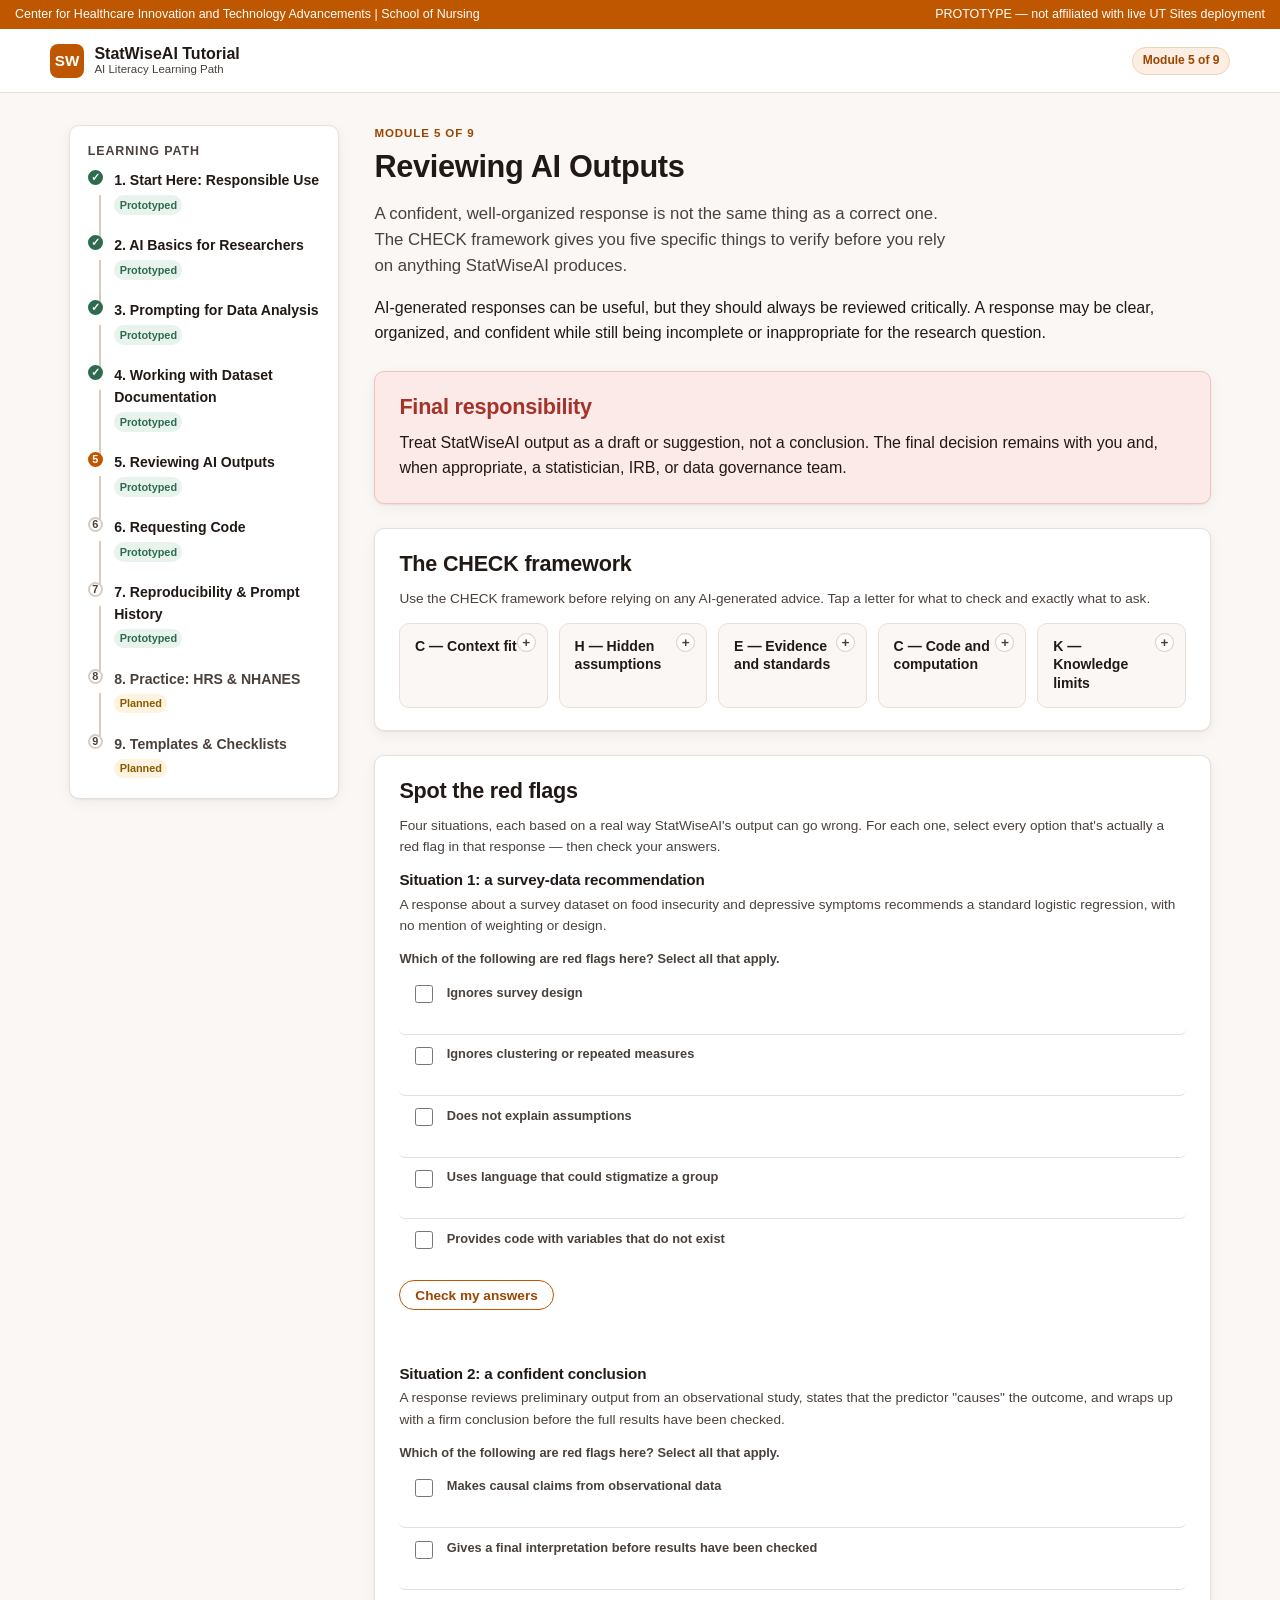
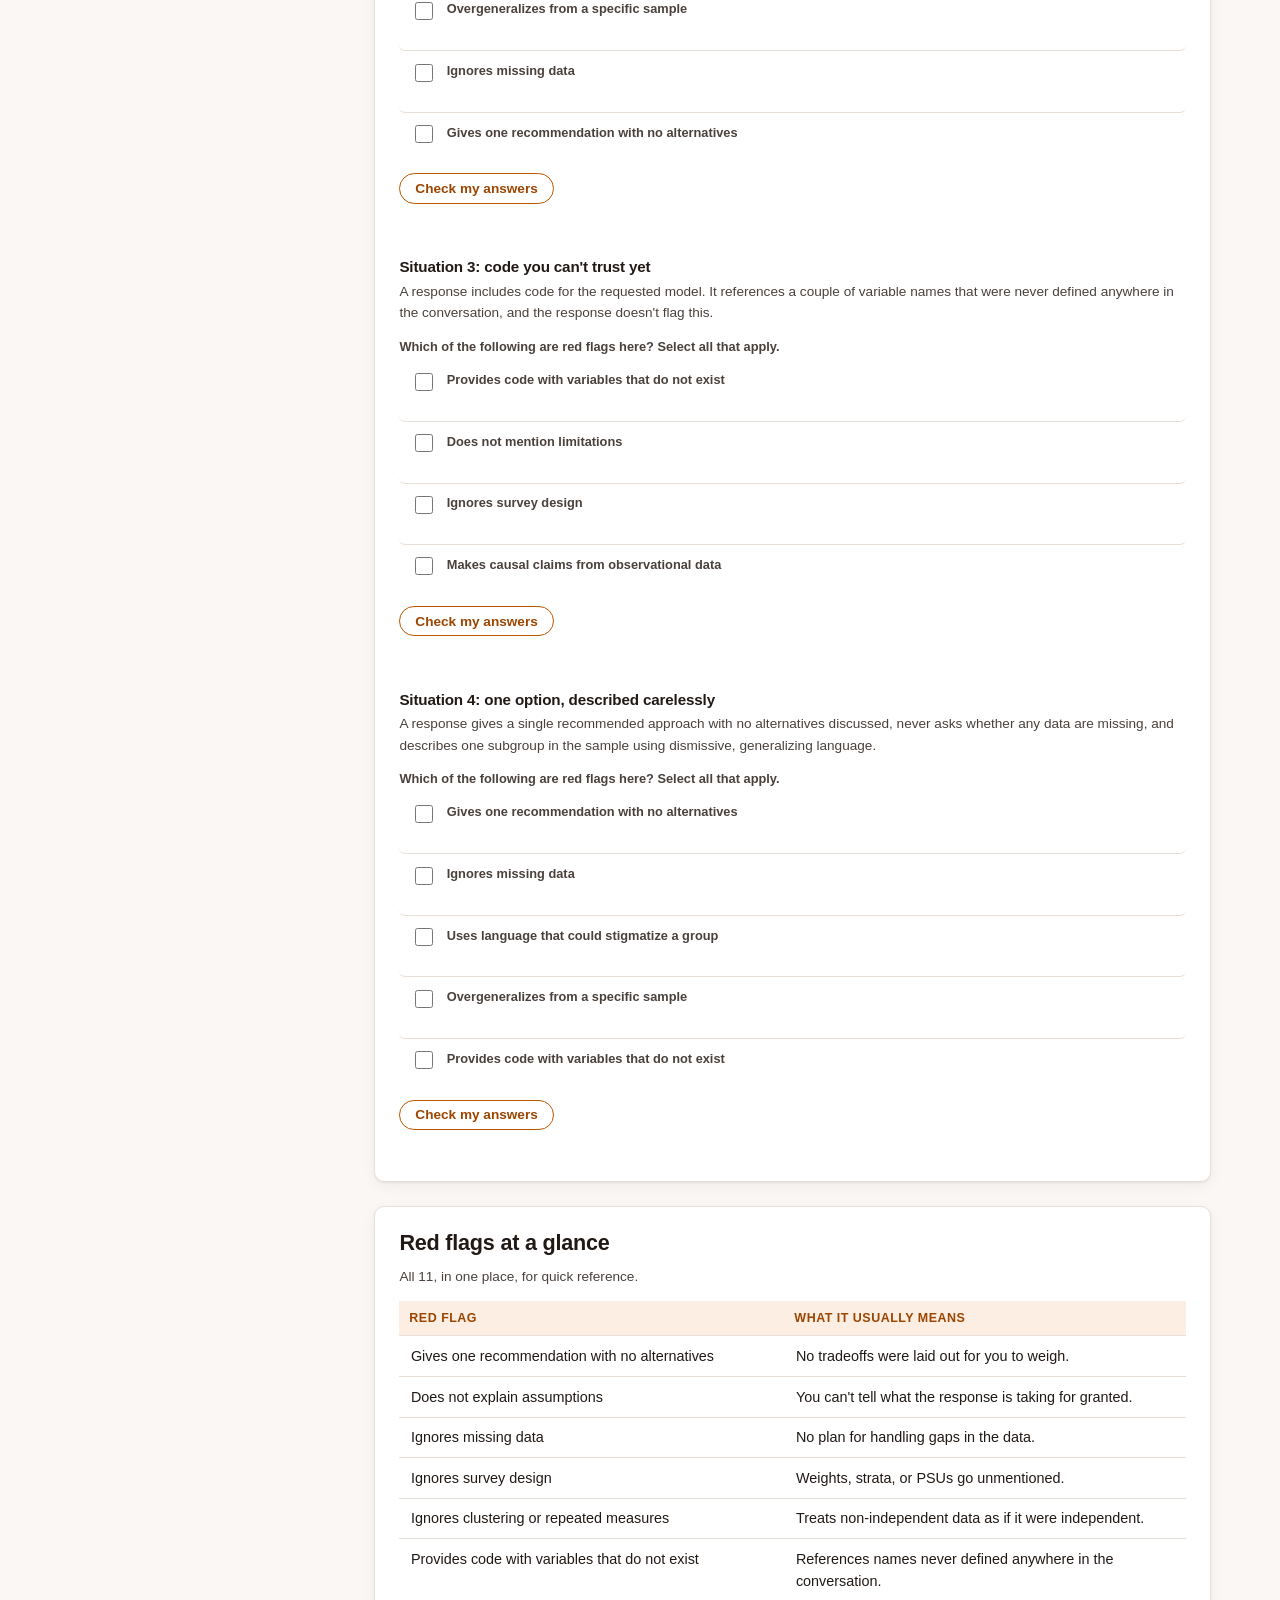
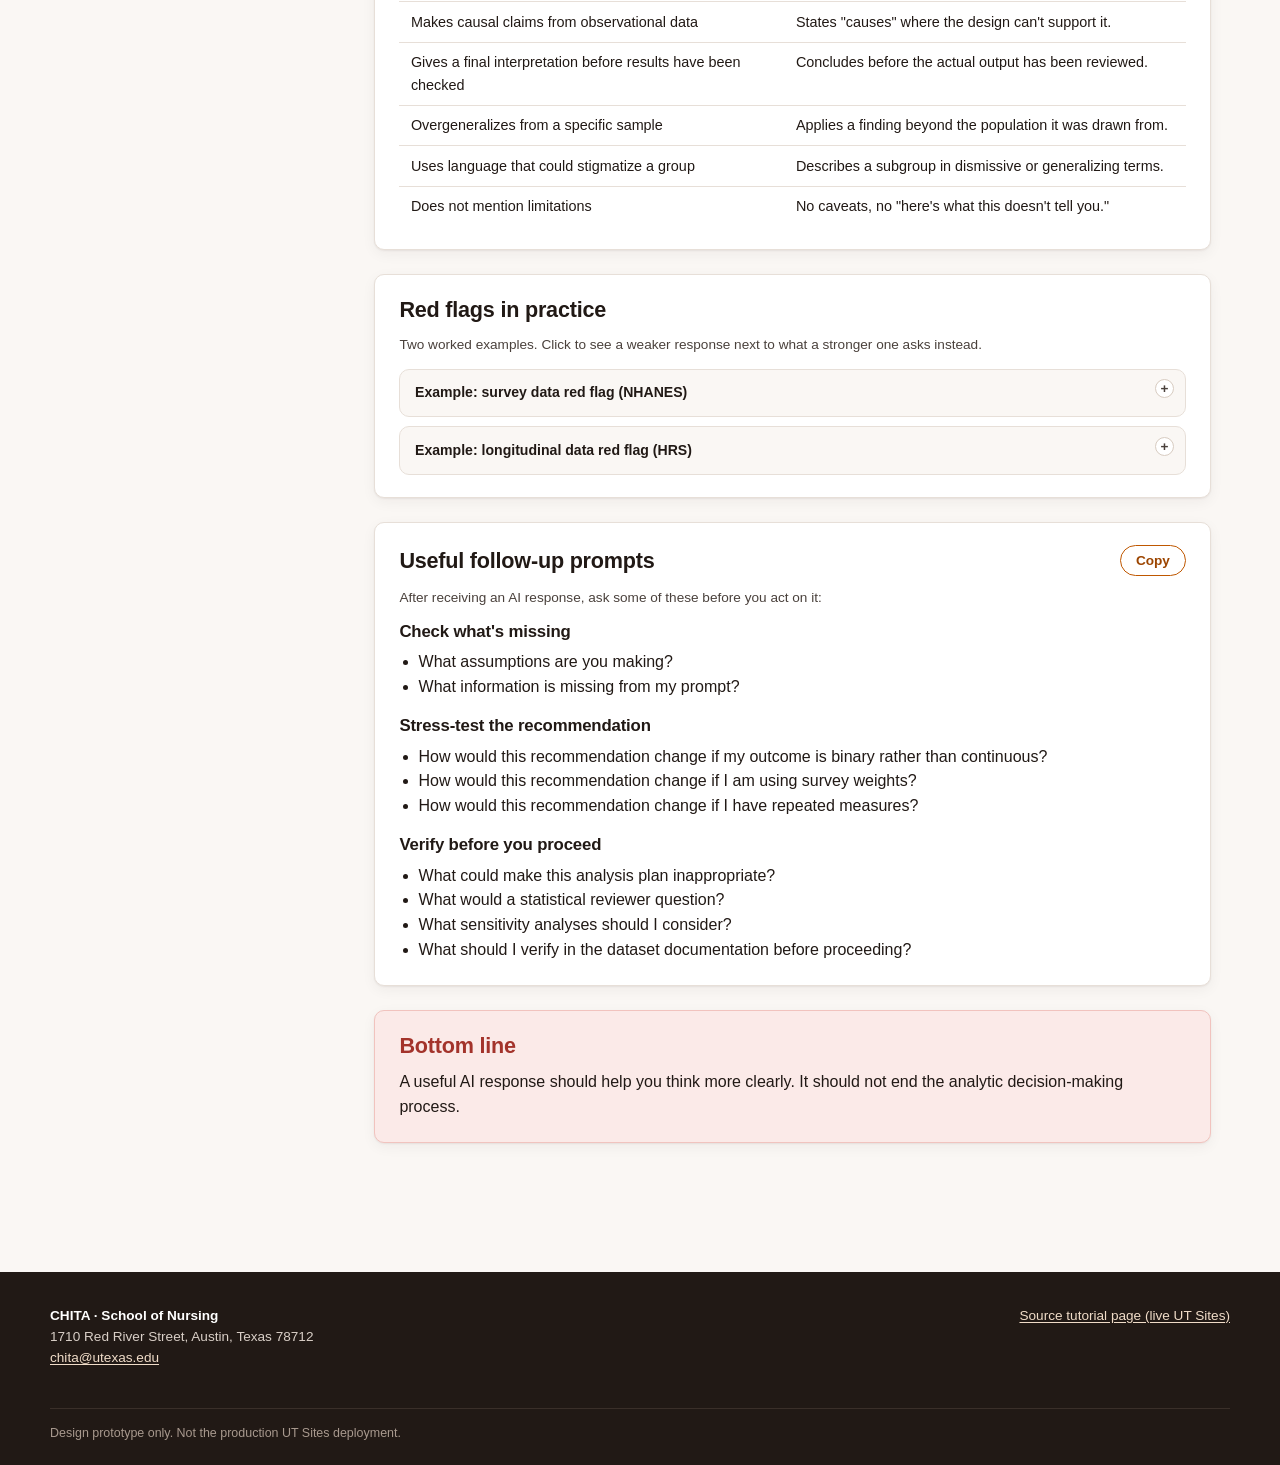
<file: module-05-reviewing-outputs.html>
<!DOCTYPE html>
<html lang="en">
<head>
<meta charset="UTF-8">
<meta name="viewport" content="width=device-width, initial-scale=1">
<title>Module 5 · Reviewing AI Outputs — StatWiseAI Tutorial (Prototype)</title>
<link rel="stylesheet" href="assets/styles.css">
</head>
<body>
<a class="skip-link" href="#main">Skip to main content</a>
<div class="brand-strip">
<span>Center for Healthcare Innovation and Technology Advancements | School of Nursing</span>
<span>PROTOTYPE — not affiliated with live UT Sites deployment</span>
</div>
<header class="site-header">
<div class="site-header-inner">
<a class="site-title" href="index.html">
<span class="mark">SW</span>
<span class="site-title-text">
<strong>StatWiseAI Tutorial</strong>
<span>AI Literacy Learning Path</span>
</span>
</a>
<div class="header-actions">
<span class="pill-badge">Module 5 of 9</span>
</div>
</div>
</header>
<div class="shell">
<nav class="path-nav" aria-label="Tutorial module path">
<h2><button type="button" class="path-nav-toggle" aria-expanded="true" aria-controls="path-nav-list"><span>Learning path</span><span class="path-nav-toggle-icon" aria-hidden="true">▾</span></button></h2>
<ol id="path-nav-list">
<li class="done"><span class="step-dot" aria-hidden="true">✓</span><span class="step-body"><a class="step-label" href="module-01-responsible-use.html">1. Start Here: Responsible Use</a><span class="tag tag-built">Prototyped</span></span></li>
<li class="done"><span class="step-dot" aria-hidden="true">✓</span><span class="step-body"><a class="step-label" href="module-02-ai-basics.html">2. AI Basics for Researchers</a><span class="tag tag-built">Prototyped</span></span></li>
<li class="done"><span class="step-dot" aria-hidden="true">✓</span><span class="step-body"><a class="step-label" href="module-03-prompting.html">3. Prompting for Data Analysis</a><span class="tag tag-built">Prototyped</span></span></li>
<li class="done"><span class="step-dot" aria-hidden="true">✓</span><span class="step-body"><a class="step-label" href="module-04-documentation.html">4. Working with Dataset Documentation</a><span class="tag tag-built">Prototyped</span></span></li>
<li class="active"><span class="step-dot" aria-hidden="true">5</span><span class="step-body"><a class="step-label" href="module-05-reviewing-outputs.html">5. Reviewing AI Outputs</a><span class="tag tag-built">Prototyped</span></span></li>
<li><span class="step-dot" aria-hidden="true">6</span><span class="step-body"><a class="step-label" href="module-06-requesting-code.html">6. Requesting Code</a><span class="tag tag-built">Prototyped</span></span></li>
<li><span class="step-dot" aria-hidden="true">7</span><span class="step-body"><a class="step-label" href="module-07-reproducibility.html">7. Reproducibility &amp; Prompt History</a><span class="tag tag-built">Prototyped</span></span></li>
<li class="locked"><span class="step-dot" aria-hidden="true">8</span><span class="step-body"><span class="step-label">8. Practice: HRS &amp; NHANES</span><span class="tag tag-planned">Planned</span></span></li>
<li class="locked"><span class="step-dot" aria-hidden="true">9</span><span class="step-body"><span class="step-label">9. Templates &amp; Checklists</span><span class="tag tag-planned">Planned</span></span></li>
</ol>
</nav>
<main class="content" id="main" tabindex="-1">
<div class="page-head">
<span class="eyebrow">Module 5 of 9</span>
<h1>Reviewing AI Outputs</h1>
<p class="lede">A confident, well-organized response is not the same thing as a correct one. The CHECK framework gives you five specific things to verify before you rely on anything StatWiseAI produces.</p>
<p>AI-generated responses can be useful, but they should always be reviewed critically. A response may be clear, organized, and confident while still being incomplete or inappropriate for the research question.</p>
</div>

<div class="card card-warn">
<h2>Final responsibility</h2>
<p style="margin-bottom:0;">Treat StatWiseAI output as a draft or suggestion, not a conclusion. The final decision remains with you and, when appropriate, a statistician, IRB, or data governance team.</p>
</div>

<div class="card">
<h2>The CHECK framework</h2>
<p class="small">Use the CHECK framework before relying on any AI-generated advice. Tap a letter for what to check and exactly what to ask.</p>
<p class="sr-only" data-pa-live aria-live="polite"></p>
<div class="check-grid">
<button type="button" class="pa-toggle" aria-expanded="false" aria-controls="check-pop-c1">
<span class="pa-indicator" aria-hidden="true">+</span>
<span class="pa-title">C — Context fit</span>
</button>
<button type="button" class="pa-toggle" aria-expanded="false" aria-controls="check-pop-h">
<span class="pa-indicator" aria-hidden="true">+</span>
<span class="pa-title">H — Hidden assumptions</span>
</button>
<button type="button" class="pa-toggle" aria-expanded="false" aria-controls="check-pop-e">
<span class="pa-indicator" aria-hidden="true">+</span>
<span class="pa-title">E — Evidence and standards</span>
</button>
<button type="button" class="pa-toggle" aria-expanded="false" aria-controls="check-pop-c2">
<span class="pa-indicator" aria-hidden="true">+</span>
<span class="pa-title">C — Code and computation</span>
</button>
<button type="button" class="pa-toggle" aria-expanded="false" aria-controls="check-pop-k">
<span class="pa-indicator" aria-hidden="true">+</span>
<span class="pa-title">K — Knowledge limits</span>
</button>
<div class="pa-pop" id="check-pop-c1" hidden>
<p><strong>C — Context fit</strong></p>
<p>Does the response match the actual research question, population, dataset documentation, study design, and analytic goal?</p>
<p style="margin-bottom:.3em;"><strong>Ask:</strong></p>
<ul style="margin-bottom:0;">
<li>Did StatWiseAI understand the outcome?</li>
<li>Did it understand the main predictor or exposure?</li>
<li>Did it account for the study design?</li>
<li>Did it respond to the question I actually asked?</li>
<li>Did it ignore any important detail?</li>
</ul>
</div>
<div class="pa-pop" id="check-pop-h" hidden>
<p><strong>H — Hidden assumptions</strong></p>
<p>What assumptions did the AI make?</p>
<p style="margin-bottom:.3em;"><strong>Ask:</strong></p>
<ul style="margin-bottom:0;">
<li>Did it assume the data are independent?</li>
<li>Did it assume the outcome is continuous or binary?</li>
<li>Did it assume a cross-sectional design when the data are longitudinal?</li>
<li>Did it assume survey weights are unnecessary?</li>
<li>Did it assume the goal is causal inference when the goal is prediction or description?</li>
</ul>
</div>
<div class="pa-pop" id="check-pop-e" hidden>
<p><strong>E — Evidence and standards</strong></p>
<p>Is the response consistent with statistical principles, dataset documentation, and disciplinary standards?</p>
<p style="margin-bottom:.3em;"><strong>Ask:</strong></p>
<ul style="margin-bottom:0;">
<li>Is the suggested method appropriate for the outcome?</li>
<li>Is it appropriate for the design?</li>
<li>Does it address missing data?</li>
<li>Does it address measurement and coding?</li>
<li>Does it distinguish association, prediction, and causation?</li>
<li>Should a statistician or methodologist review this?</li>
</ul>
</div>
<div class="pa-pop" id="check-pop-c2" hidden>
<p><strong>C — Code and computation</strong></p>
<p>If code was generated, does it run and does it do what it claims to do?</p>
<p style="margin-bottom:.3em;"><strong>Ask:</strong></p>
<ul style="margin-bottom:0;">
<li>Are the variable names correct?</li>
<li>Are placeholder names clearly marked?</li>
<li>Are weights, strata, PSUs, clusters, or repeated measures handled correctly?</li>
<li>Are missing values handled appropriately?</li>
<li>Does the code match the intended model?</li>
<li>Did the user test the code on simulated or approved data?</li>
</ul>
</div>
<div class="pa-pop" id="check-pop-k" hidden>
<p><strong>K — Knowledge limits</strong></p>
<p>What does StatWiseAI not know?</p>
<p style="margin-bottom:.3em;"><strong>Ask:</strong></p>
<ul style="margin-bottom:0;">
<li>Did I provide enough context?</li>
<li>Did I leave out important design information?</li>
<li>Is there information in the dataset documentation that StatWiseAI has not seen?</li>
<li>Are there data-use restrictions, IRB requirements, or study-specific rules that StatWiseAI cannot determine?</li>
<li>Should I verify this with a biostatistician, IRB, or data governance office?</li>
</ul>
</div>
</div>
</div>

<div class="card">
<h2>Spot the red flags</h2>
<p class="small">Four situations, each based on a real way StatWiseAI's output can go wrong. For each one, select every option that's actually a red flag in that response — then check your answers.</p>

<div class="rf-quiz" data-rf-quiz>
<h3>Situation 1: a survey-data recommendation</h3>
<p class="small">A response about a survey dataset on food insecurity and depressive symptoms recommends a standard logistic regression, with no mention of weighting or design.</p>
<fieldset class="pb-field">
<legend>Which of the following are red flags here? Select all that apply.</legend>
<ul class="fn-select-list">
<li data-correct="true"><div class="fn-row"><input type="checkbox" id="rf1-1"><label for="rf1-1">Ignores survey design</label></div><p class="fn-result"></p></li>
<li data-correct="true"><div class="fn-row"><input type="checkbox" id="rf1-2"><label for="rf1-2">Ignores clustering or repeated measures</label></div><p class="fn-result"></p></li>
<li data-correct="true"><div class="fn-row"><input type="checkbox" id="rf1-3"><label for="rf1-3">Does not explain assumptions</label></div><p class="fn-result"></p></li>
<li data-correct="false"><div class="fn-row"><input type="checkbox" id="rf1-4"><label for="rf1-4">Uses language that could stigmatize a group</label></div><p class="fn-result"></p></li>
<li data-correct="false"><div class="fn-row"><input type="checkbox" id="rf1-5"><label for="rf1-5">Provides code with variables that do not exist</label></div><p class="fn-result"></p></li>
</ul>
</fieldset>
<button type="button" class="btn rf-check-btn">Check my answers</button>
<p class="rf-feedback" aria-live="polite"></p>
</div>

<div class="rf-quiz" data-rf-quiz>
<h3>Situation 2: a confident conclusion</h3>
<p class="small">A response reviews preliminary output from an observational study, states that the predictor "causes" the outcome, and wraps up with a firm conclusion before the full results have been checked.</p>
<fieldset class="pb-field">
<legend>Which of the following are red flags here? Select all that apply.</legend>
<ul class="fn-select-list">
<li data-correct="true"><div class="fn-row"><input type="checkbox" id="rf2-1"><label for="rf2-1">Makes causal claims from observational data</label></div><p class="fn-result"></p></li>
<li data-correct="true"><div class="fn-row"><input type="checkbox" id="rf2-2"><label for="rf2-2">Gives a final interpretation before results have been checked</label></div><p class="fn-result"></p></li>
<li data-correct="true"><div class="fn-row"><input type="checkbox" id="rf2-3"><label for="rf2-3">Overgeneralizes from a specific sample</label></div><p class="fn-result"></p></li>
<li data-correct="false"><div class="fn-row"><input type="checkbox" id="rf2-4"><label for="rf2-4">Ignores missing data</label></div><p class="fn-result"></p></li>
<li data-correct="false"><div class="fn-row"><input type="checkbox" id="rf2-5"><label for="rf2-5">Gives one recommendation with no alternatives</label></div><p class="fn-result"></p></li>
</ul>
</fieldset>
<button type="button" class="btn rf-check-btn">Check my answers</button>
<p class="rf-feedback" aria-live="polite"></p>
</div>

<div class="rf-quiz" data-rf-quiz>
<h3>Situation 3: code you can't trust yet</h3>
<p class="small">A response includes code for the requested model. It references a couple of variable names that were never defined anywhere in the conversation, and the response doesn't flag this.</p>
<fieldset class="pb-field">
<legend>Which of the following are red flags here? Select all that apply.</legend>
<ul class="fn-select-list">
<li data-correct="true"><div class="fn-row"><input type="checkbox" id="rf3-1"><label for="rf3-1">Provides code with variables that do not exist</label></div><p class="fn-result"></p></li>
<li data-correct="true"><div class="fn-row"><input type="checkbox" id="rf3-2"><label for="rf3-2">Does not mention limitations</label></div><p class="fn-result"></p></li>
<li data-correct="false"><div class="fn-row"><input type="checkbox" id="rf3-3"><label for="rf3-3">Ignores survey design</label></div><p class="fn-result"></p></li>
<li data-correct="false"><div class="fn-row"><input type="checkbox" id="rf3-4"><label for="rf3-4">Makes causal claims from observational data</label></div><p class="fn-result"></p></li>
</ul>
</fieldset>
<button type="button" class="btn rf-check-btn">Check my answers</button>
<p class="rf-feedback" aria-live="polite"></p>
</div>

<div class="rf-quiz" data-rf-quiz>
<h3>Situation 4: one option, described carelessly</h3>
<p class="small">A response gives a single recommended approach with no alternatives discussed, never asks whether any data are missing, and describes one subgroup in the sample using dismissive, generalizing language.</p>
<fieldset class="pb-field">
<legend>Which of the following are red flags here? Select all that apply.</legend>
<ul class="fn-select-list">
<li data-correct="true"><div class="fn-row"><input type="checkbox" id="rf4-1"><label for="rf4-1">Gives one recommendation with no alternatives</label></div><p class="fn-result"></p></li>
<li data-correct="true"><div class="fn-row"><input type="checkbox" id="rf4-2"><label for="rf4-2">Ignores missing data</label></div><p class="fn-result"></p></li>
<li data-correct="true"><div class="fn-row"><input type="checkbox" id="rf4-3"><label for="rf4-3">Uses language that could stigmatize a group</label></div><p class="fn-result"></p></li>
<li data-correct="false"><div class="fn-row"><input type="checkbox" id="rf4-4"><label for="rf4-4">Overgeneralizes from a specific sample</label></div><p class="fn-result"></p></li>
<li data-correct="false"><div class="fn-row"><input type="checkbox" id="rf4-5"><label for="rf4-5">Provides code with variables that do not exist</label></div><p class="fn-result"></p></li>
</ul>
</fieldset>
<button type="button" class="btn rf-check-btn">Check my answers</button>
<p class="rf-feedback" aria-live="polite"></p>
</div>
</div>

<div class="card">
<h2>Red flags at a glance</h2>
<p class="small">All 11, in one place, for quick reference.</p>
<table class="rf-table">
<thead>
<tr><th scope="col">Red flag</th><th scope="col">What it usually means</th></tr>
</thead>
<tbody>
<tr><td>Gives one recommendation with no alternatives</td><td>No tradeoffs were laid out for you to weigh.</td></tr>
<tr><td>Does not explain assumptions</td><td>You can't tell what the response is taking for granted.</td></tr>
<tr><td>Ignores missing data</td><td>No plan for handling gaps in the data.</td></tr>
<tr><td>Ignores survey design</td><td>Weights, strata, or PSUs go unmentioned.</td></tr>
<tr><td>Ignores clustering or repeated measures</td><td>Treats non-independent data as if it were independent.</td></tr>
<tr><td>Provides code with variables that do not exist</td><td>References names never defined anywhere in the conversation.</td></tr>
<tr><td>Makes causal claims from observational data</td><td>States "causes" where the design can't support it.</td></tr>
<tr><td>Gives a final interpretation before results have been checked</td><td>Concludes before the actual output has been reviewed.</td></tr>
<tr><td>Overgeneralizes from a specific sample</td><td>Applies a finding beyond the population it was drawn from.</td></tr>
<tr><td>Uses language that could stigmatize a group</td><td>Describes a subgroup in dismissive or generalizing terms.</td></tr>
<tr><td>Does not mention limitations</td><td>No caveats, no "here's what this doesn't tell you."</td></tr>
</tbody>
</table>
</div>

<div class="card">
<h2>Red flags in practice</h2>
<p class="small">Two worked examples. Click to see a weaker response next to what a stronger one asks instead.</p>
<p class="sr-only" data-pa-live aria-live="polite"></p>
<div class="pa-list">
<div class="pa-tile">
<button type="button" class="pa-toggle" aria-expanded="false" aria-controls="pop-flag-survey">
<span class="pa-indicator" aria-hidden="true">+</span>
<span class="pa-title">Example: survey data red flag (NHANES)</span>
</button>
<div class="pa-pop" id="pop-flag-survey" hidden>
<p>A user asks:</p>
<blockquote>&ldquo;I am using NHANES documentation to plan an analysis of food insecurity and depressive symptoms. What regression should I run?&rdquo;</blockquote>
<div class="compare">
<div class="col weak">
<h3>Weaker response</h3>
<blockquote>Recommends ordinary logistic or linear regression.</blockquote>
<p class="small" style="margin:.6em 0 0;">Does not mention survey design at all.</p>
</div>
<div class="col strong">
<h3>Stronger response</h3>
<blockquote>Asks about survey weights, strata, PSUs, cycles, eligibility criteria, outcome coding, covariates, and whether the goal is estimating population-level associations.</blockquote>
</div>
</div>
<p style="margin:.8em 0 0;">CDC's NHANES tutorial emphasizes that weights are used to account for complex survey design, nonresponse, and post-stratification, and are needed for estimates representative of the U.S. civilian noninstitutionalized population. Complex survey analysis also needs strata and PSU variables for variance estimation.</p>
</div>
</div>
<div class="pa-tile">
<button type="button" class="pa-toggle" aria-expanded="false" aria-controls="pop-flag-longitudinal">
<span class="pa-indicator" aria-hidden="true">+</span>
<span class="pa-title">Example: longitudinal data red flag (HRS)</span>
</button>
<div class="pa-pop" id="pop-flag-longitudinal" hidden>
<p>A user asks:</p>
<blockquote>&ldquo;I am using HRS documentation to study change in functional limitations over time. Can I use a simple regression model?&rdquo;</blockquote>
<div class="compare">
<div class="col weak">
<h3>Weaker response</h3>
<blockquote>Says yes.</blockquote>
<p class="small" style="margin:.6em 0 0;">Does not discuss repeated measures.</p>
</div>
<div class="col strong">
<h3>Stronger response</h3>
<blockquote>Asks about waves, timing, attrition, within-person correlation, time-varying variables, and whether the goal is describing change, estimating associations, or making predictions.</blockquote>
</div>
</div>
<p style="margin:.8em 0 0;">HRS has a longitudinal cohort sample design, with members of the initial cohort interviewed every two years since 1992.</p>
</div>
</div>
</div>
</div>

<div class="card">
<div class="pb-output-head">
<h2 style="margin:0;">Useful follow-up prompts</h2>
<button type="button" class="btn" data-copy-target="#followup-prompts-text">Copy</button>
</div>
<p class="small">After receiving an AI response, ask some of these before you act on it:</p>
<div id="followup-prompts-text">
<h3>Check what's missing</h3>
<ul>
<li>What assumptions are you making?</li>
<li>What information is missing from my prompt?</li>
</ul>
<h3>Stress-test the recommendation</h3>
<ul>
<li>How would this recommendation change if my outcome is binary rather than continuous?</li>
<li>How would this recommendation change if I am using survey weights?</li>
<li>How would this recommendation change if I have repeated measures?</li>
</ul>
<h3>Verify before you proceed</h3>
<ul style="margin-bottom:0;">
<li>What could make this analysis plan inappropriate?</li>
<li>What would a statistical reviewer question?</li>
<li>What sensitivity analyses should I consider?</li>
<li>What should I verify in the dataset documentation before proceeding?</li>
</ul>
</div>
</div>

<div class="card card-warn">
<h2>Bottom line</h2>
<p style="margin-bottom:0;">A useful AI response should help you think more clearly. It should not end the analytic decision-making process.</p>
</div>

</main>
</div>
<footer class="site-footer">
<div class="site-footer-inner">
<div><strong style="color:#fff;">CHITA · School of Nursing</strong><br>1710 Red River Street, Austin, Texas 78712<br><a href="mailto:chita@utexas.edu">chita@utexas.edu</a></div>
<div><a href="https://sites.utexas.edu/chita/statwiseai-tutorial/reviewing-ai-outputs/">Source tutorial page (live UT Sites)</a></div>
<div class="fine">Design prototype only. Not the production UT Sites deployment.</div>
</div>
</footer>
<script src="assets/app.js"></script>
<script src="assets/module5.js"></script>
</body>
</html>
</file>
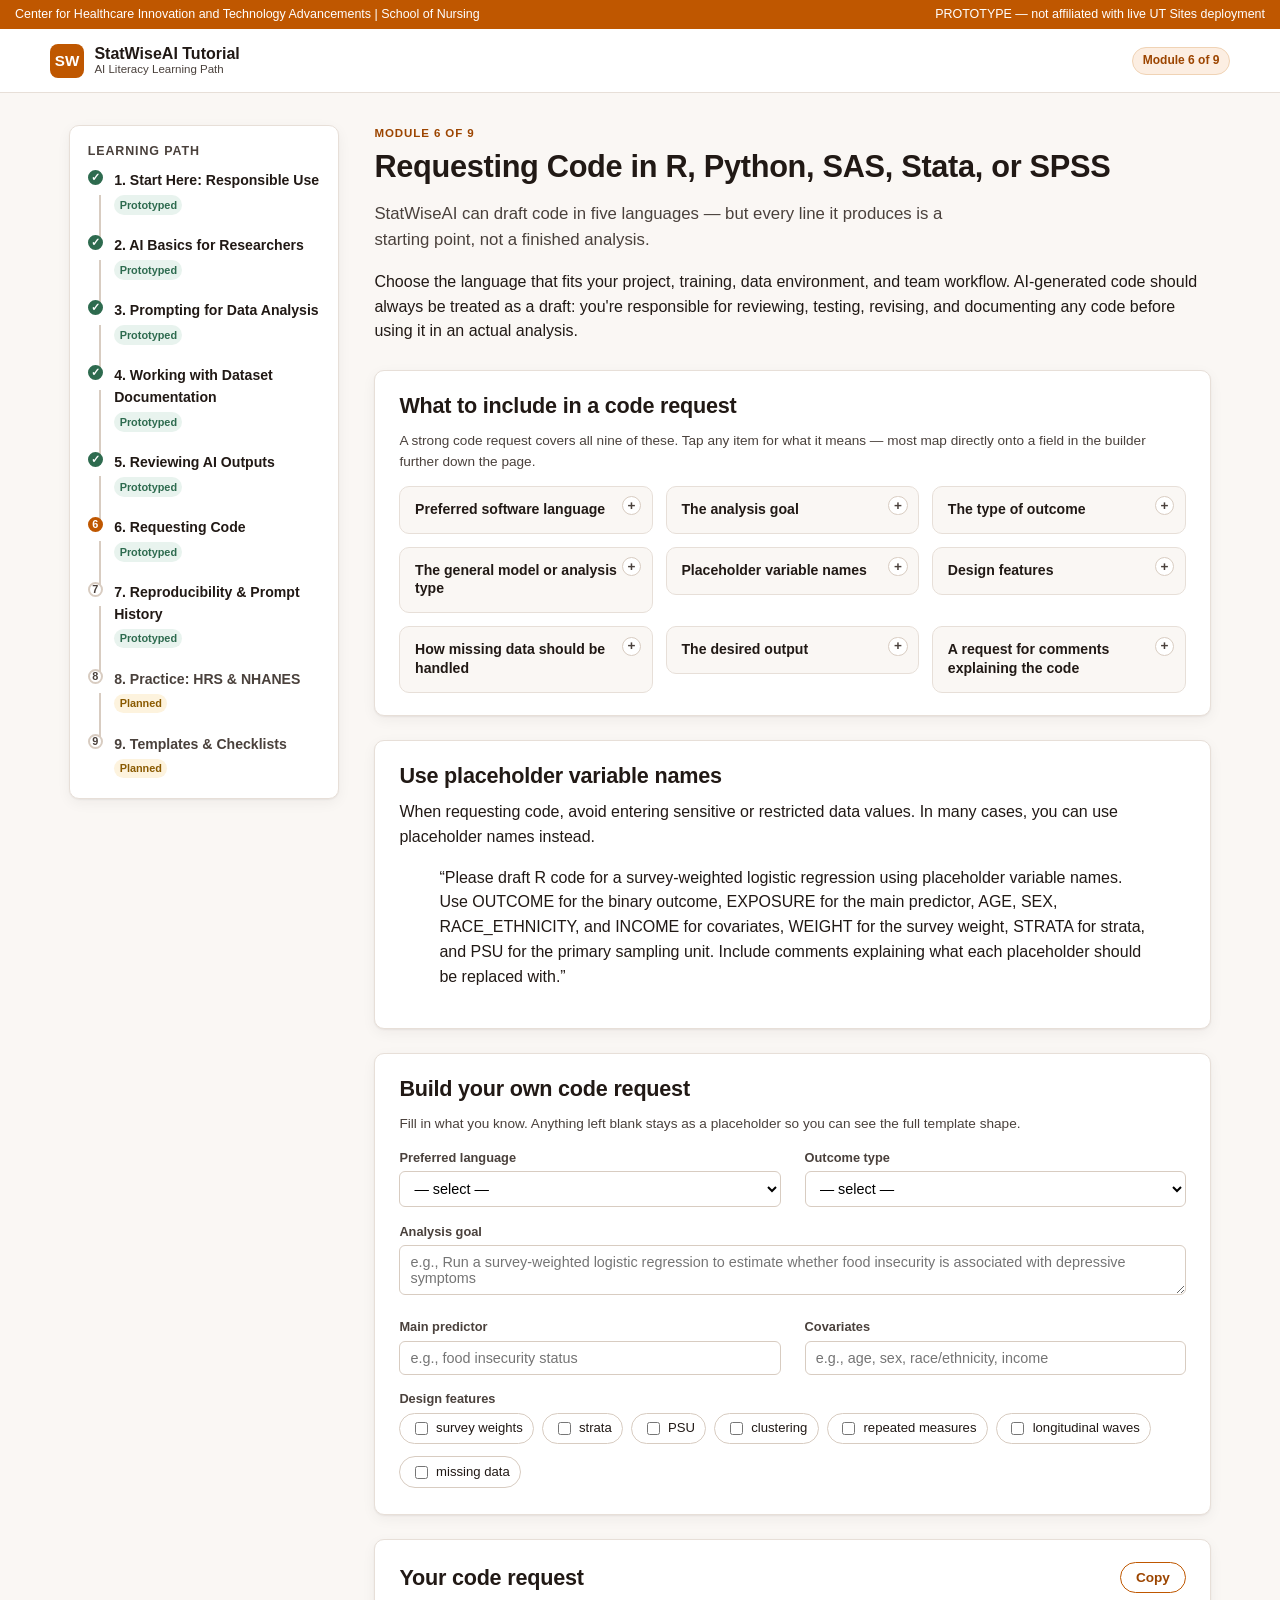
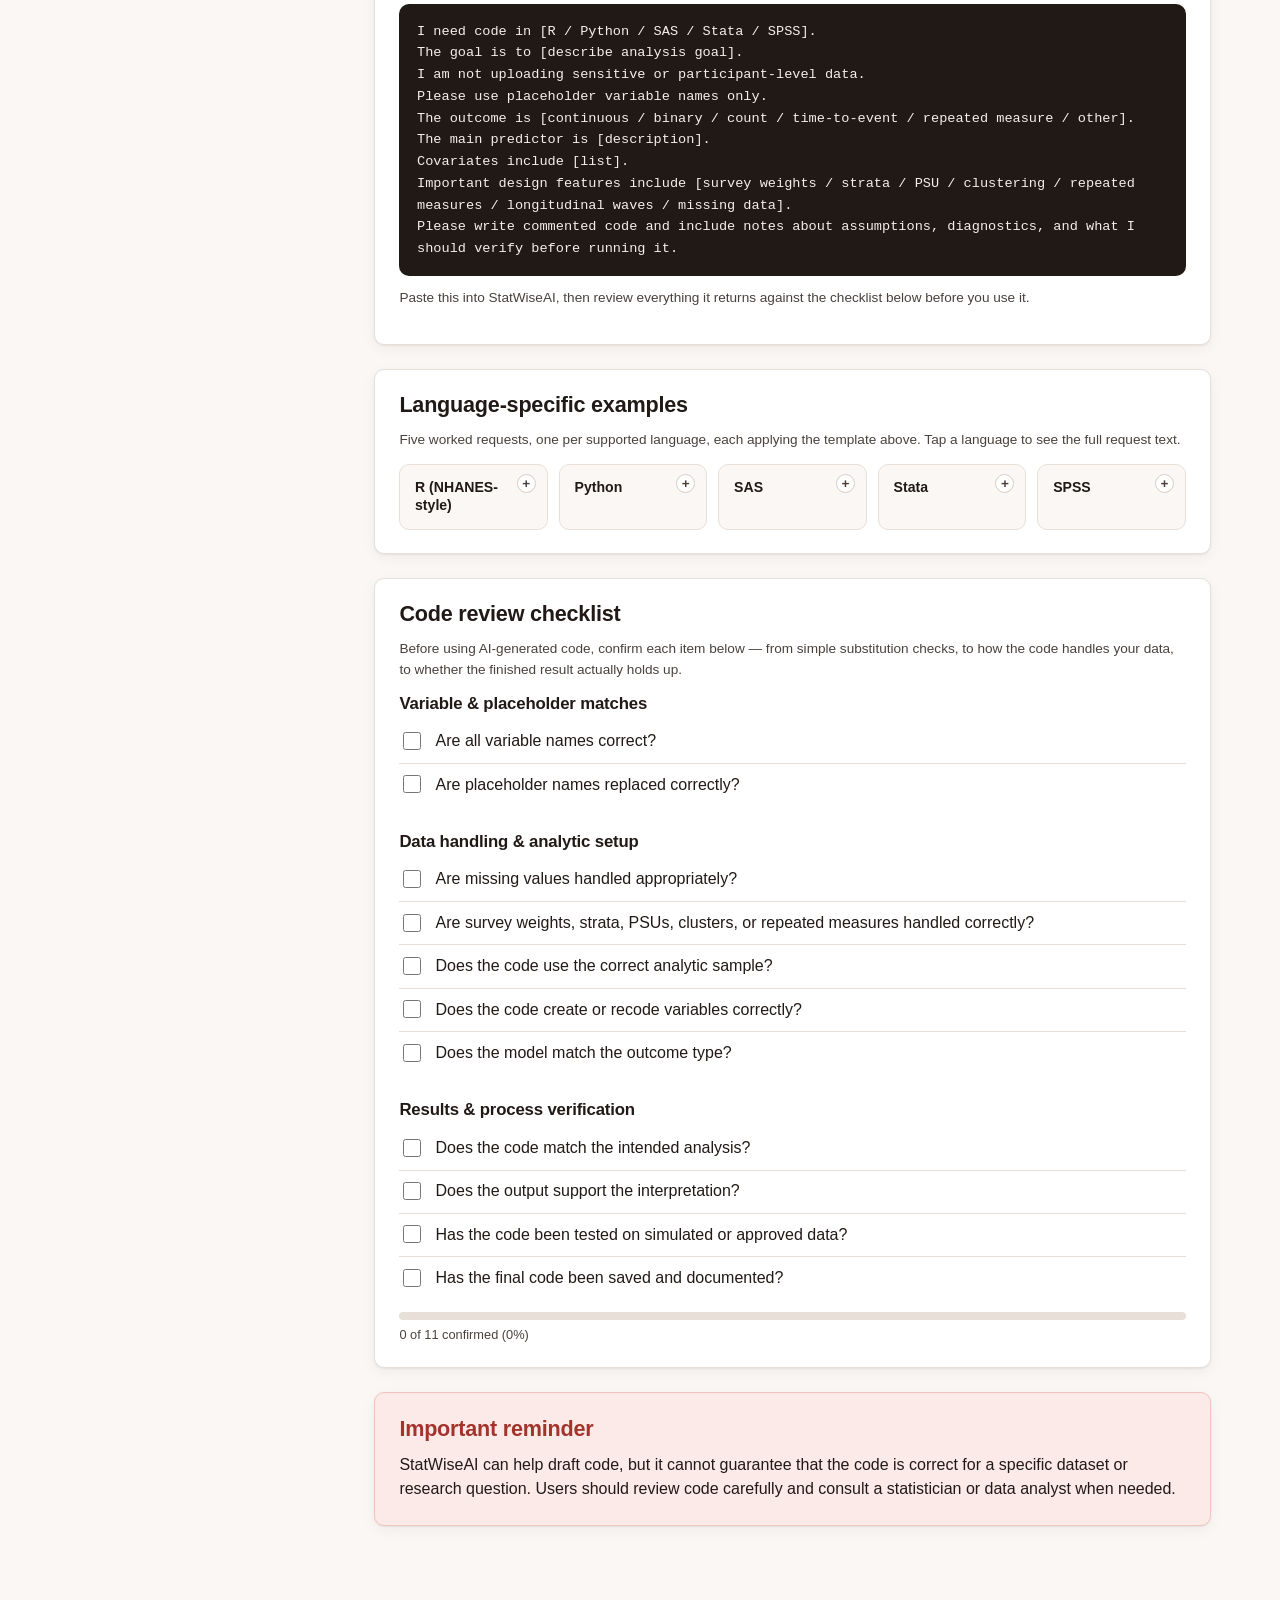
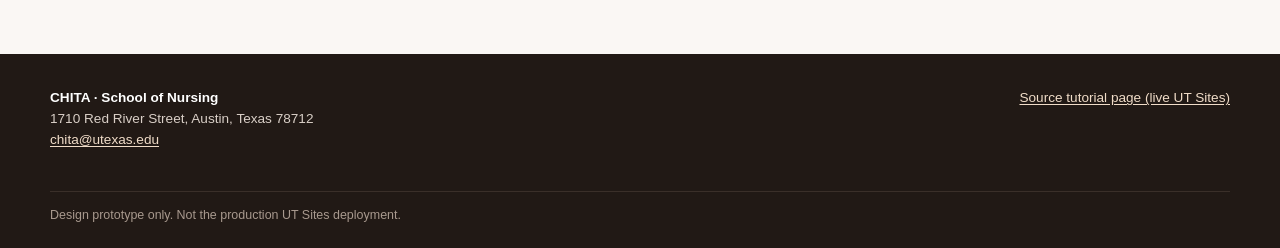
<file: module-06-requesting-code.html>
<!DOCTYPE html>
<html lang="en">
<head>
<meta charset="UTF-8">
<meta name="viewport" content="width=device-width, initial-scale=1">
<title>Module 6 · Requesting Code in R, Python, SAS, Stata, or SPSS — StatWiseAI Tutorial (Prototype)</title>
<link rel="stylesheet" href="assets/styles.css">
</head>
<body>
<a class="skip-link" href="#main">Skip to main content</a>
<div class="brand-strip">
<span>Center for Healthcare Innovation and Technology Advancements | School of Nursing</span>
<span>PROTOTYPE — not affiliated with live UT Sites deployment</span>
</div>
<header class="site-header">
<div class="site-header-inner">
<a class="site-title" href="index.html">
<span class="mark">SW</span>
<span class="site-title-text">
<strong>StatWiseAI Tutorial</strong>
<span>AI Literacy Learning Path</span>
</span>
</a>
<div class="header-actions">
<span class="pill-badge">Module 6 of 9</span>
</div>
</div>
</header>
<div class="shell">
<nav class="path-nav" aria-label="Tutorial module path">
<h2><button type="button" class="path-nav-toggle" aria-expanded="true" aria-controls="path-nav-list"><span>Learning path</span><span class="path-nav-toggle-icon" aria-hidden="true">▾</span></button></h2>
<ol id="path-nav-list">
<li class="done"><span class="step-dot" aria-hidden="true">✓</span><span class="step-body"><a class="step-label" href="module-01-responsible-use.html">1. Start Here: Responsible Use</a><span class="tag tag-built">Prototyped</span></span></li>
<li class="done"><span class="step-dot" aria-hidden="true">✓</span><span class="step-body"><a class="step-label" href="module-02-ai-basics.html">2. AI Basics for Researchers</a><span class="tag tag-built">Prototyped</span></span></li>
<li class="done"><span class="step-dot" aria-hidden="true">✓</span><span class="step-body"><a class="step-label" href="module-03-prompting.html">3. Prompting for Data Analysis</a><span class="tag tag-built">Prototyped</span></span></li>
<li class="done"><span class="step-dot" aria-hidden="true">✓</span><span class="step-body"><a class="step-label" href="module-04-documentation.html">4. Working with Dataset Documentation</a><span class="tag tag-built">Prototyped</span></span></li>
<li class="done"><span class="step-dot" aria-hidden="true">✓</span><span class="step-body"><a class="step-label" href="module-05-reviewing-outputs.html">5. Reviewing AI Outputs</a><span class="tag tag-built">Prototyped</span></span></li>
<li class="active"><span class="step-dot" aria-hidden="true">6</span><span class="step-body"><a class="step-label" href="module-06-requesting-code.html">6. Requesting Code</a><span class="tag tag-built">Prototyped</span></span></li>
<li><span class="step-dot" aria-hidden="true">7</span><span class="step-body"><a class="step-label" href="module-07-reproducibility.html">7. Reproducibility &amp; Prompt History</a><span class="tag tag-built">Prototyped</span></span></li>
<li class="locked"><span class="step-dot" aria-hidden="true">8</span><span class="step-body"><span class="step-label">8. Practice: HRS &amp; NHANES</span><span class="tag tag-planned">Planned</span></span></li>
<li class="locked"><span class="step-dot" aria-hidden="true">9</span><span class="step-body"><span class="step-label">9. Templates &amp; Checklists</span><span class="tag tag-planned">Planned</span></span></li>
</ol>
</nav>
<main class="content" id="main" tabindex="-1">
<div class="page-head">
<span class="eyebrow">Module 6 of 9</span>
<h1>Requesting Code in R, Python, SAS, Stata, or SPSS</h1>
<p class="lede">StatWiseAI can draft code in five languages — but every line it produces is a starting point, not a finished analysis.</p>
<p>Choose the language that fits your project, training, data environment, and team workflow. AI-generated code should always be treated as a draft: you're responsible for reviewing, testing, revising, and documenting any code before using it in an actual analysis.</p>
</div>

<div class="card">
<h2>What to include in a code request</h2>
<p class="small">A strong code request covers all nine of these. Tap any item for what it means — most map directly onto a field in the builder further down the page.</p>
<p class="sr-only" data-pa-live aria-live="polite"></p>
<div class="prompt-anatomy">

<div class="pa-tile">
<button type="button" class="pa-toggle" aria-expanded="false" aria-controls="m6-pop-language">
<span class="pa-indicator" aria-hidden="true">+</span>
<span class="pa-title">Preferred software language</span>
</button>
<div class="pa-pop" id="m6-pop-language" hidden>
<p>Tell StatWiseAI which language to draft in.</p>
<p class="small" style="margin:0;"><em>R, Python, SAS, Stata, or SPSS. Matches the language field in the builder below.</em></p>
</div>
</div>

<div class="pa-tile">
<button type="button" class="pa-toggle" aria-expanded="false" aria-controls="m6-pop-goal">
<span class="pa-indicator" aria-hidden="true">+</span>
<span class="pa-title">The analysis goal</span>
</button>
<div class="pa-pop" id="m6-pop-goal" hidden>
<p>Describe what you're trying to accomplish.</p>
<p class="small" style="margin:0;"><em>Example: "Run a survey-weighted logistic regression to estimate whether X is associated with Y." Matches the goal field below.</em></p>
</div>
</div>

<div class="pa-tile">
<button type="button" class="pa-toggle" aria-expanded="false" aria-controls="m6-pop-outcome">
<span class="pa-indicator" aria-hidden="true">+</span>
<span class="pa-title">The type of outcome</span>
</button>
<div class="pa-pop" id="m6-pop-outcome" hidden>
<p>Continuous, binary, count, time-to-event, repeated measure, or other.</p>
<p class="small" style="margin:0;"><em>Matches the outcome-type field below.</em></p>
</div>
</div>

<div class="pa-tile">
<button type="button" class="pa-toggle" aria-expanded="false" aria-controls="m6-pop-model">
<span class="pa-indicator" aria-hidden="true">+</span>
<span class="pa-title">The general model or analysis type</span>
</button>
<div class="pa-pop" id="m6-pop-model" hidden>
<p>Name the specific model if you already know it — for example, logistic regression, linear mixed model, or Cox proportional hazards.</p>
<p class="small" style="margin:0;"><em>The builder below doesn't have a separate blank for this — fold it into your description of the goal.</em></p>
</div>
</div>

<div class="pa-tile">
<button type="button" class="pa-toggle" aria-expanded="false" aria-controls="m6-pop-placeholders">
<span class="pa-indicator" aria-hidden="true">+</span>
<span class="pa-title">Placeholder variable names</span>
</button>
<div class="pa-pop" id="m6-pop-placeholders" hidden>
<p>Use generic names like OUTCOME, EXPOSURE, AGE, or COVARIATE_1 instead of your real variable names.</p>
<p class="small" style="margin:0;"><em>The builder below always includes this as a fixed line — StatWiseAI never needs your real variable names to draft code.</em></p>
</div>
</div>

<div class="pa-tile">
<button type="button" class="pa-toggle" aria-expanded="false" aria-controls="m6-pop-design">
<span class="pa-indicator" aria-hidden="true">+</span>
<span class="pa-title">Design features</span>
</button>
<div class="pa-pop" id="m6-pop-design" hidden>
<p>Survey weights, strata, PSUs, clusters, or repeated measures.</p>
<p class="small" style="margin:0;"><em>Matches the checkbox list below.</em></p>
</div>
</div>

<div class="pa-tile">
<button type="button" class="pa-toggle" aria-expanded="false" aria-controls="m6-pop-missing">
<span class="pa-indicator" aria-hidden="true">+</span>
<span class="pa-title">How missing data should be handled</span>
</button>
<div class="pa-pop" id="m6-pop-missing" hidden>
<p>Say how missing data should be handled or flagged.</p>
<p class="small" style="margin:0;"><em>"Missing data" is one of the checkboxes below, but add anything more specific to your goal or covariates description.</em></p>
</div>
</div>

<div class="pa-tile">
<button type="button" class="pa-toggle" aria-expanded="false" aria-controls="m6-pop-output">
<span class="pa-indicator" aria-hidden="true">+</span>
<span class="pa-title">The desired output</span>
</button>
<div class="pa-pop" id="m6-pop-output" hidden>
<p>What output do you want — a fitted model summary, diagnostic plots, a formatted table?</p>
<p class="small" style="margin:0;"><em>The builder below doesn't include a blank for this either — add a line stating it if it matters for your request.</em></p>
</div>
</div>

<div class="pa-tile">
<button type="button" class="pa-toggle" aria-expanded="false" aria-controls="m6-pop-comments">
<span class="pa-indicator" aria-hidden="true">+</span>
<span class="pa-title">A request for comments explaining the code</span>
</button>
<div class="pa-pop" id="m6-pop-comments" hidden>
<p>Ask for commented code, plus notes on assumptions, diagnostics, and what to verify before running it.</p>
<p class="small" style="margin:0;"><em>The builder below always appends this as its closing line.</em></p>
</div>
</div>

</div>
</div>

<div class="card">
<h2>Use placeholder variable names</h2>
<p>When requesting code, avoid entering sensitive or restricted data values. In many cases, you can use placeholder names instead.</p>
<blockquote>&ldquo;Please draft R code for a survey-weighted logistic regression using placeholder variable names. Use OUTCOME for the binary outcome, EXPOSURE for the main predictor, AGE, SEX, RACE_ETHNICITY, and INCOME for covariates, WEIGHT for the survey weight, STRATA for strata, and PSU for the primary sampling unit. Include comments explaining what each placeholder should be replaced with.&rdquo;</blockquote>
</div>

<div class="card">
<h2>Build your own code request</h2>
<p class="small">Fill in what you know. Anything left blank stays as a placeholder so you can see the full template shape.</p>
<form id="rq-form" class="pb-form" onsubmit="return false;">
<div class="grid-2">
<div class="pb-field">
<label for="rq-language">Preferred language</label>
<select id="rq-language">
<option value="">— select —</option>
<option>R</option>
<option>Python</option>
<option>SAS</option>
<option>Stata</option>
<option>SPSS</option>
</select>
</div>
<div class="pb-field">
<label for="rq-outcome">Outcome type</label>
<select id="rq-outcome">
<option value="">— select —</option>
<option>continuous</option>
<option>binary</option>
<option>count</option>
<option>time-to-event</option>
<option>repeated measure</option>
<option>other</option>
</select>
</div>
</div>

<div class="pb-field">
<label for="rq-goal">Analysis goal</label>
<textarea id="rq-goal" placeholder="e.g., Run a survey-weighted logistic regression to estimate whether food insecurity is associated with depressive symptoms"></textarea>
</div>

<div class="grid-2">
<div class="pb-field">
<label for="rq-predictor">Main predictor</label>
<input type="text" id="rq-predictor" placeholder="e.g., food insecurity status">
</div>
<div class="pb-field">
<label for="rq-covariates">Covariates</label>
<input type="text" id="rq-covariates" placeholder="e.g., age, sex, race/ethnicity, income">
</div>
</div>

<fieldset class="pb-field">
<legend>Design features</legend>
<div class="pb-checks">
<label><input type="checkbox" name="rqfeatures" value="survey weights"> survey weights</label>
<label><input type="checkbox" name="rqfeatures" value="strata"> strata</label>
<label><input type="checkbox" name="rqfeatures" value="PSU"> PSU</label>
<label><input type="checkbox" name="rqfeatures" value="clustering"> clustering</label>
<label><input type="checkbox" name="rqfeatures" value="repeated measures"> repeated measures</label>
<label><input type="checkbox" name="rqfeatures" value="longitudinal waves"> longitudinal waves</label>
<label><input type="checkbox" name="rqfeatures" value="missing data"> missing data</label>
</div>
</fieldset>
</form>
</div>

<div class="card">
<div class="pb-output-head">
<h2 style="margin:0;">Your code request</h2>
<button type="button" class="btn" data-copy-target="#rq-output-text">Copy</button>
</div>
<div class="pb-output" id="rq-output-text"></div>
<p class="small" style="margin-top:.8em;">Paste this into StatWiseAI, then review everything it returns against the checklist below before you use it.</p>
</div>

<div class="card">
<h2>Language-specific examples</h2>
<p class="small">Five worked requests, one per supported language, each applying the template above. Tap a language to see the full request text.</p>
<p class="sr-only" data-pa-live aria-live="polite"></p>
<div class="check-grid">
<button type="button" class="pa-toggle" aria-expanded="false" aria-controls="lang-pop-r">
<span class="pa-indicator" aria-hidden="true">+</span>
<span class="pa-title">R (NHANES-style)</span>
</button>
<button type="button" class="pa-toggle" aria-expanded="false" aria-controls="lang-pop-python">
<span class="pa-indicator" aria-hidden="true">+</span>
<span class="pa-title">Python</span>
</button>
<button type="button" class="pa-toggle" aria-expanded="false" aria-controls="lang-pop-sas">
<span class="pa-indicator" aria-hidden="true">+</span>
<span class="pa-title">SAS</span>
</button>
<button type="button" class="pa-toggle" aria-expanded="false" aria-controls="lang-pop-stata">
<span class="pa-indicator" aria-hidden="true">+</span>
<span class="pa-title">Stata</span>
</button>
<button type="button" class="pa-toggle" aria-expanded="false" aria-controls="lang-pop-spss">
<span class="pa-indicator" aria-hidden="true">+</span>
<span class="pa-title">SPSS</span>
</button>
<div class="pa-pop" id="lang-pop-r" hidden>
<p><strong>R — NHANES-style survey design</strong></p>
<div class="pb-output">Please draft R code for a survey-weighted logistic regression using NHANES-style design variables. Use placeholder names: OUTCOME, EXPOSURE, AGE, SEX, RACE_ETHNICITY, INCOME, WTMEC2YR, SDMVSTRA, and SDMVPSU. Include comments explaining how to replace the placeholders. Also include a reminder to verify the correct weight for the variables used and whether survey cycles need to be combined.</div>
</div>
<div class="pa-pop" id="lang-pop-python" hidden>
<p><strong>Python</strong></p>
<div class="pb-output">Please draft Python code using pandas and statsmodels for a regression analysis with placeholder variable names. Include comments explaining the data checks, model specification, and output interpretation. Do not assume the data are already clean.</div>
</div>
<div class="pa-pop" id="lang-pop-sas" hidden>
<p><strong>SAS</strong></p>
<div class="pb-output">Please draft SAS code for a survey-weighted logistic regression using placeholder variable names. Use PROC SURVEYLOGISTIC. Include placeholders for the outcome, exposure, covariates, strata, cluster/PSU, and weight. Add comments explaining what the user should verify in the documentation before running the code.</div>
</div>
<div class="pa-pop" id="lang-pop-stata" hidden>
<p><strong>Stata</strong></p>
<div class="pb-output">Please draft Stata code for a survey-weighted regression using placeholder names. Use OUTCOME as the outcome, EXPOSURE as the main predictor, AGE, SEX, and EDUCATION as covariates, WEIGHT as the sampling weight, STRATA as the strata variable, and PSU as the primary sampling unit. Include svyset syntax and comments explaining what the user should verify before running the code.</div>
</div>
<div class="pa-pop" id="lang-pop-spss" hidden>
<p><strong>SPSS</strong></p>
<div class="pb-output">Please draft SPSS syntax for a regression analysis using placeholder variable names. Include comments that explain what should be replaced, how missing values should be checked, and what output should be reviewed before interpretation.</div>
</div>
</div>
</div>

<div class="card" data-checklist>
<h2>Code review checklist</h2>
<p class="small">Before using AI-generated code, confirm each item below — from simple substitution checks, to how the code handles your data, to whether the finished result actually holds up.</p>
<div class="checklist-group">
<h3>Variable &amp; placeholder matches</h3>
<ul class="checklist">
<li><input type="checkbox" id="cr2"><label for="cr2">Are all variable names correct?</label></li>
<li><input type="checkbox" id="cr3"><label for="cr3">Are placeholder names replaced correctly?</label></li>
</ul>
</div>
<div class="checklist-group">
<h3>Data handling &amp; analytic setup</h3>
<ul class="checklist">
<li><input type="checkbox" id="cr4"><label for="cr4">Are missing values handled appropriately?</label></li>
<li><input type="checkbox" id="cr5"><label for="cr5">Are survey weights, strata, PSUs, clusters, or repeated measures handled correctly?</label></li>
<li><input type="checkbox" id="cr6"><label for="cr6">Does the code use the correct analytic sample?</label></li>
<li><input type="checkbox" id="cr7"><label for="cr7">Does the code create or recode variables correctly?</label></li>
<li><input type="checkbox" id="cr8"><label for="cr8">Does the model match the outcome type?</label></li>
</ul>
</div>
<div class="checklist-group">
<h3>Results &amp; process verification</h3>
<ul class="checklist">
<li><input type="checkbox" id="cr1"><label for="cr1">Does the code match the intended analysis?</label></li>
<li><input type="checkbox" id="cr9"><label for="cr9">Does the output support the interpretation?</label></li>
<li><input type="checkbox" id="cr10"><label for="cr10">Has the code been tested on simulated or approved data?</label></li>
<li><input type="checkbox" id="cr11"><label for="cr11">Has the final code been saved and documented?</label></li>
</ul>
</div>
<div class="progress-track"><div class="progress-fill"></div></div>
<div class="progress-label">0 of 11 confirmed (0%)</div>
</div>

<div class="card card-warn">
<h2>Important reminder</h2>
<p style="margin-bottom:0;">StatWiseAI can help draft code, but it cannot guarantee that the code is correct for a specific dataset or research question. Users should review code carefully and consult a statistician or data analyst when needed.</p>
</div>

</main>
</div>
<footer class="site-footer">
<div class="site-footer-inner">
<div><strong style="color:#fff;">CHITA · School of Nursing</strong><br>1710 Red River Street, Austin, Texas 78712<br><a href="mailto:chita@utexas.edu">chita@utexas.edu</a></div>
<div><a href="https://sites.utexas.edu/chita/statwiseai-tutorial/requesting-code-in-r-python-sas-stata-or-spss/">Source tutorial page (live UT Sites)</a></div>
<div class="fine">Design prototype only. Not the production UT Sites deployment.</div>
</div>
</footer>
<script src="assets/app.js"></script>
<script src="assets/module6.js"></script>
</body>
</html>
</file>
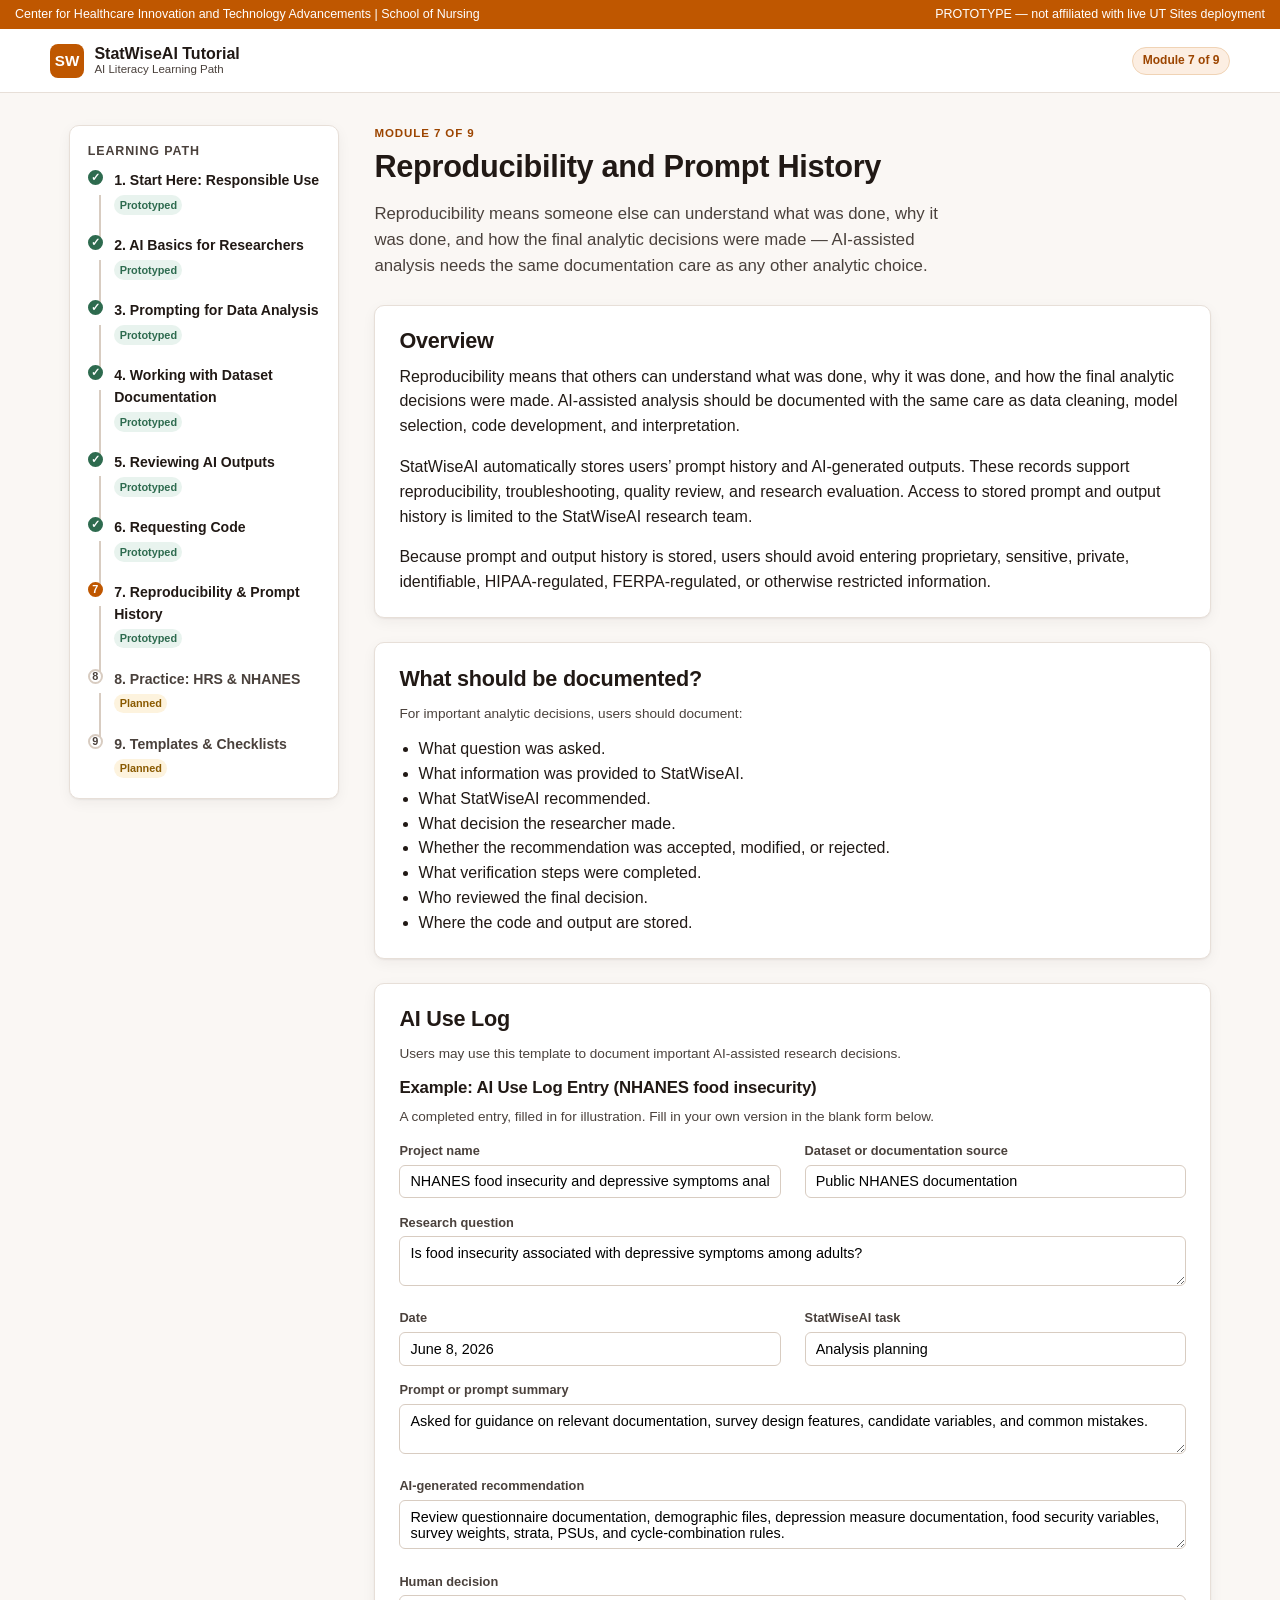
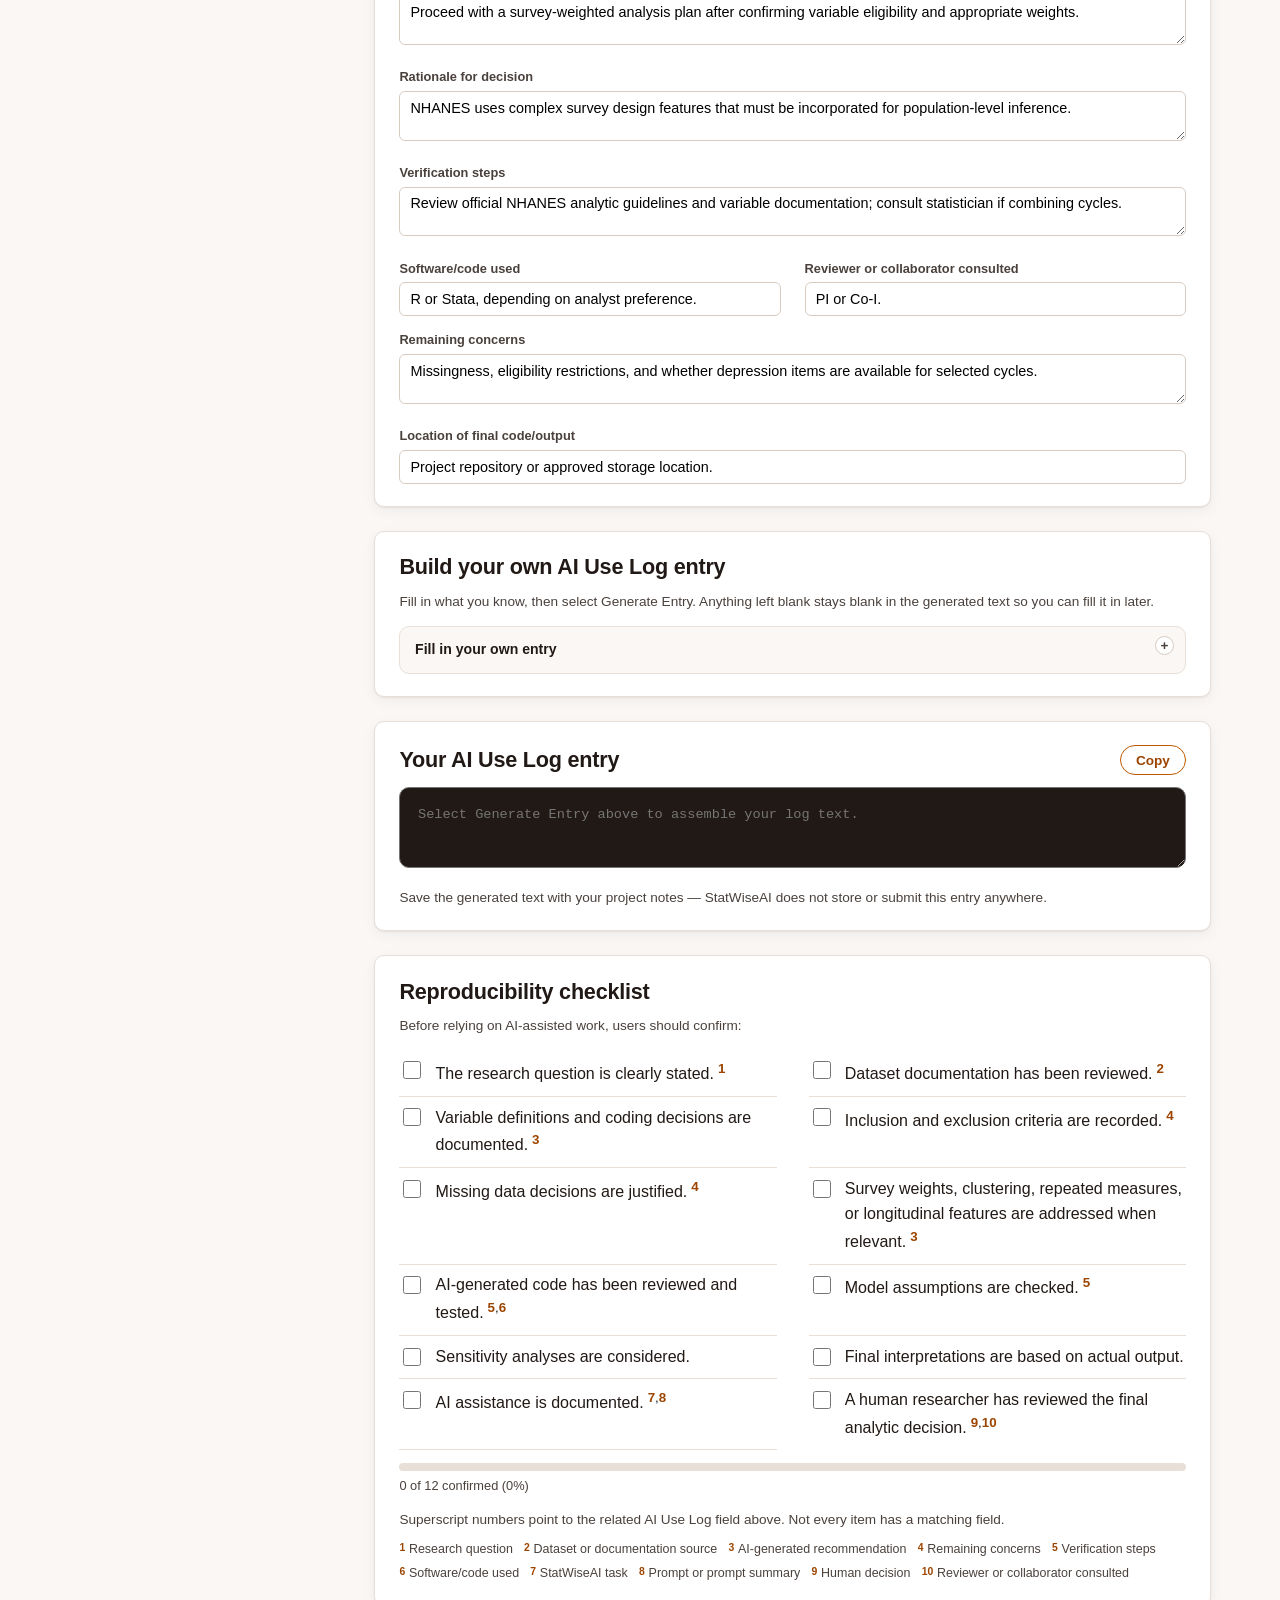
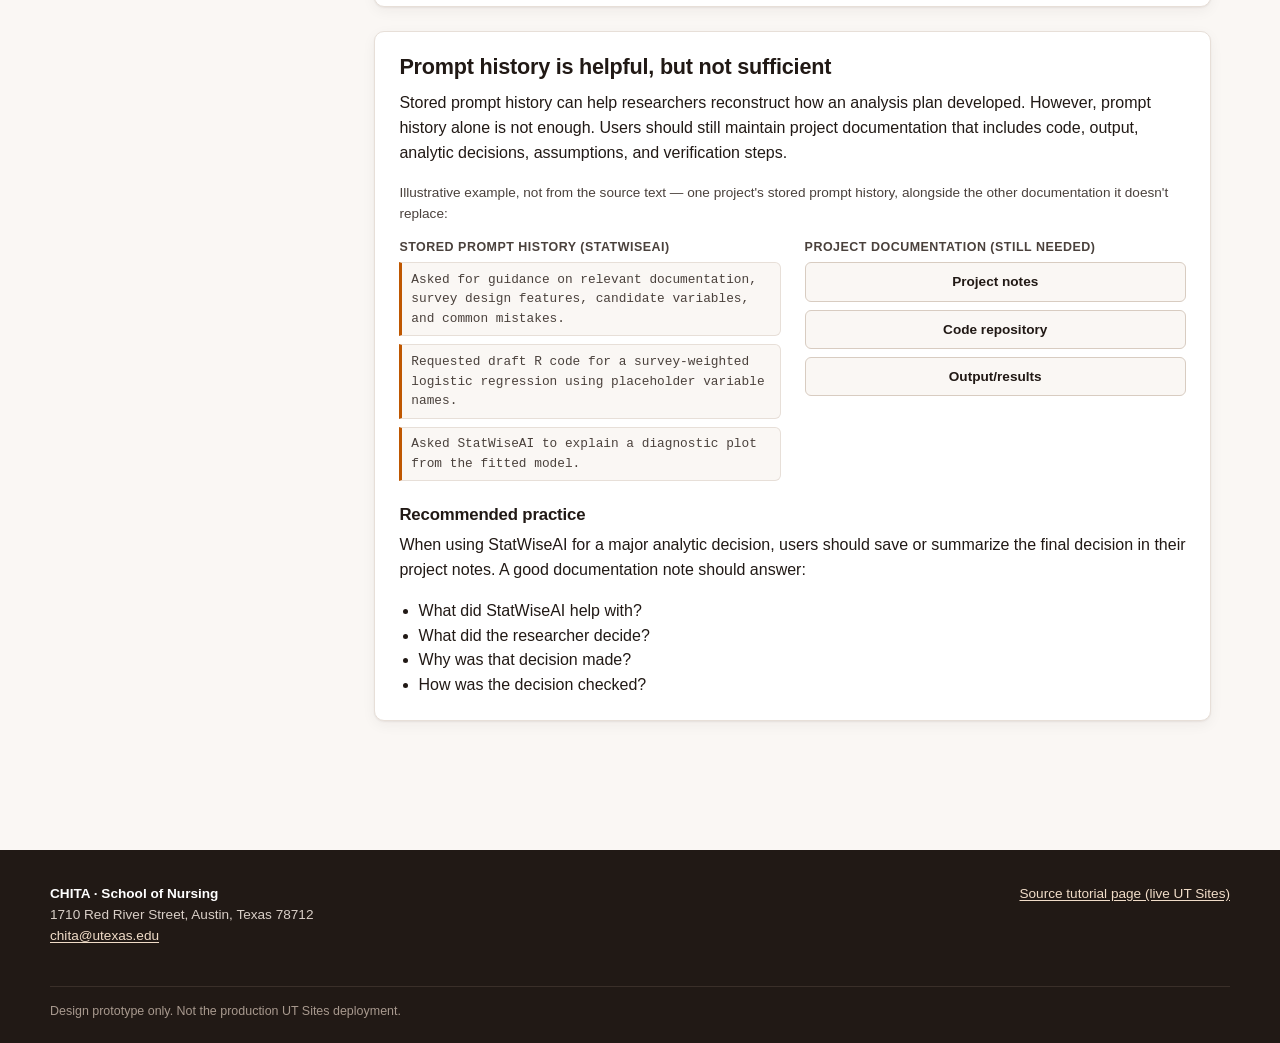
<file: module-07-reproducibility.html>
<!DOCTYPE html>
<html lang="en">
<head>
<meta charset="UTF-8">
<meta name="viewport" content="width=device-width, initial-scale=1">
<title>Module 7 · Reproducibility and Prompt History — StatWiseAI Tutorial (Prototype)</title>
<link rel="stylesheet" href="assets/styles.css">
</head>
<body>
<a class="skip-link" href="#main">Skip to main content</a>
<div class="brand-strip">
<span>Center for Healthcare Innovation and Technology Advancements | School of Nursing</span>
<span>PROTOTYPE — not affiliated with live UT Sites deployment</span>
</div>
<header class="site-header">
<div class="site-header-inner">
<a class="site-title" href="index.html">
<span class="mark">SW</span>
<span class="site-title-text">
<strong>StatWiseAI Tutorial</strong>
<span>AI Literacy Learning Path</span>
</span>
</a>
<div class="header-actions">
<span class="pill-badge">Module 7 of 9</span>
</div>
</div>
</header>
<div class="shell">
<nav class="path-nav" aria-label="Tutorial module path">
<h2><button type="button" class="path-nav-toggle" aria-expanded="true" aria-controls="path-nav-list"><span>Learning path</span><span class="path-nav-toggle-icon" aria-hidden="true">▾</span></button></h2>
<ol id="path-nav-list">
<li class="done"><span class="step-dot" aria-hidden="true">✓</span><span class="step-body"><a class="step-label" href="module-01-responsible-use.html">1. Start Here: Responsible Use</a><span class="tag tag-built">Prototyped</span></span></li>
<li class="done"><span class="step-dot" aria-hidden="true">✓</span><span class="step-body"><a class="step-label" href="module-02-ai-basics.html">2. AI Basics for Researchers</a><span class="tag tag-built">Prototyped</span></span></li>
<li class="done"><span class="step-dot" aria-hidden="true">✓</span><span class="step-body"><a class="step-label" href="module-03-prompting.html">3. Prompting for Data Analysis</a><span class="tag tag-built">Prototyped</span></span></li>
<li class="done"><span class="step-dot" aria-hidden="true">✓</span><span class="step-body"><a class="step-label" href="module-04-documentation.html">4. Working with Dataset Documentation</a><span class="tag tag-built">Prototyped</span></span></li>
<li class="done"><span class="step-dot" aria-hidden="true">✓</span><span class="step-body"><a class="step-label" href="module-05-reviewing-outputs.html">5. Reviewing AI Outputs</a><span class="tag tag-built">Prototyped</span></span></li>
<li class="done"><span class="step-dot" aria-hidden="true">✓</span><span class="step-body"><a class="step-label" href="module-06-requesting-code.html">6. Requesting Code</a><span class="tag tag-built">Prototyped</span></span></li>
<li class="active"><span class="step-dot" aria-hidden="true">7</span><span class="step-body"><a class="step-label" href="module-07-reproducibility.html">7. Reproducibility &amp; Prompt History</a><span class="tag tag-built">Prototyped</span></span></li>
<li class="locked"><span class="step-dot" aria-hidden="true">8</span><span class="step-body"><span class="step-label">8. Practice: HRS &amp; NHANES</span><span class="tag tag-planned">Planned</span></span></li>
<li class="locked"><span class="step-dot" aria-hidden="true">9</span><span class="step-body"><span class="step-label">9. Templates &amp; Checklists</span><span class="tag tag-planned">Planned</span></span></li>
</ol>
</nav>
<main class="content" id="main" tabindex="-1">
<div class="page-head">
<span class="eyebrow">Module 7 of 9</span>
<h1>Reproducibility and Prompt History</h1>
<p class="lede">Reproducibility means someone else can understand what was done, why it was done, and how the final analytic decisions were made — AI-assisted analysis needs the same documentation care as any other analytic choice.</p>
</div>

<div class="card">
<h2>Overview</h2>
<p>Reproducibility means that others can understand what was done, why it was done, and how the final analytic decisions were made. AI-assisted analysis should be documented with the same care as data cleaning, model selection, code development, and interpretation.</p>
<p>StatWiseAI automatically stores users&rsquo; prompt history and AI-generated outputs. These records support reproducibility, troubleshooting, quality review, and research evaluation. Access to stored prompt and output history is limited to the StatWiseAI research team.</p>
<p style="margin-bottom:0;">Because prompt and output history is stored, users should avoid entering proprietary, sensitive, private, identifiable, HIPAA-regulated, FERPA-regulated, or otherwise restricted information.</p>
</div>

<div class="card">
<h2>What should be documented?</h2>
<p class="small">For important analytic decisions, users should document:</p>
<ul style="margin-bottom:0;">
<li>What question was asked.</li>
<li>What information was provided to StatWiseAI.</li>
<li>What StatWiseAI recommended.</li>
<li>What decision the researcher made.</li>
<li>Whether the recommendation was accepted, modified, or rejected.</li>
<li>What verification steps were completed.</li>
<li>Who reviewed the final decision.</li>
<li>Where the code and output are stored.</li>
</ul>
</div>

<div class="card">
<h2>AI Use Log</h2>
<p class="small">Users may use this template to document important AI-assisted research decisions.</p>
<h3>Example: AI Use Log Entry (NHANES food insecurity)</h3>
<p class="small">A completed entry, filled in for illustration. Fill in your own version in the blank form below.</p>
<div class="pb-form">
<div class="grid-2">
<div class="pb-field">
<label for="ex-project">Project name</label>
<input type="text" id="ex-project" readonly value="NHANES food insecurity and depressive symptoms analysis">
</div>
<div class="pb-field">
<label for="ex-dataset">Dataset or documentation source</label>
<input type="text" id="ex-dataset" readonly value="Public NHANES documentation">
</div>
</div>

<div class="pb-field">
<label for="ex-question">Research question</label>
<textarea id="ex-question" readonly>Is food insecurity associated with depressive symptoms among adults?</textarea>
</div>

<div class="grid-2">
<div class="pb-field">
<label for="ex-date">Date</label>
<input type="text" id="ex-date" readonly value="June 8, 2026">
</div>
<div class="pb-field">
<label for="ex-task">StatWiseAI task</label>
<input type="text" id="ex-task" readonly value="Analysis planning">
</div>
</div>

<div class="pb-field">
<label for="ex-prompt">Prompt or prompt summary</label>
<textarea id="ex-prompt" readonly>Asked for guidance on relevant documentation, survey design features, candidate variables, and common mistakes.</textarea>
</div>

<div class="pb-field">
<label for="ex-recommendation">AI-generated recommendation</label>
<textarea id="ex-recommendation" readonly>Review questionnaire documentation, demographic files, depression measure documentation, food security variables, survey weights, strata, PSUs, and cycle-combination rules.</textarea>
</div>

<div class="pb-field">
<label for="ex-decision">Human decision</label>
<textarea id="ex-decision" readonly>Proceed with a survey-weighted analysis plan after confirming variable eligibility and appropriate weights.</textarea>
</div>

<div class="pb-field">
<label for="ex-rationale">Rationale for decision</label>
<textarea id="ex-rationale" readonly>NHANES uses complex survey design features that must be incorporated for population-level inference.</textarea>
</div>

<div class="pb-field">
<label for="ex-verification">Verification steps</label>
<textarea id="ex-verification" readonly>Review official NHANES analytic guidelines and variable documentation; consult statistician if combining cycles.</textarea>
</div>

<div class="grid-2">
<div class="pb-field">
<label for="ex-software">Software/code used</label>
<input type="text" id="ex-software" readonly value="R or Stata, depending on analyst preference.">
</div>
<div class="pb-field">
<label for="ex-reviewer">Reviewer or collaborator consulted</label>
<input type="text" id="ex-reviewer" readonly value="PI or Co-I.">
</div>
</div>

<div class="pb-field">
<label for="ex-concerns">Remaining concerns</label>
<textarea id="ex-concerns" readonly>Missingness, eligibility restrictions, and whether depression items are available for selected cycles.</textarea>
</div>

<div class="pb-field">
<label for="ex-location">Location of final code/output</label>
<input type="text" id="ex-location" readonly value="Project repository or approved storage location.">
</div>
</div>
</div>

<div class="card">
<h2>Build your own AI Use Log entry</h2>
<p class="small">Fill in what you know, then select Generate Entry. Anything left blank stays blank in the generated text so you can fill it in later.</p>
<button type="button" class="pa-toggle" aria-expanded="false" aria-controls="ul-form-panel">
<span class="pa-indicator" aria-hidden="true">+</span>
<span class="pa-title">Fill in your own entry</span>
</button>
<div id="ul-form-panel" hidden>
<p class="small" style="margin:0 0 .9em;">Superscript numbers cross-reference the matching item in the reproducibility checklist below.</p>
<form id="ul-form" class="pb-form" onsubmit="return false;">
<div class="grid-2">
<div class="pb-field">
<label for="ul-project">Project name</label>
<input type="text" id="ul-project">
</div>
<div class="pb-field">
<label for="ul-dataset">Dataset or documentation source<sup><a href="#m7-note-2">2</a></sup></label>
<input type="text" id="ul-dataset" placeholder="e.g., Public NHANES documentation">
</div>
</div>

<div class="pb-field">
<label for="ul-question">Research question<sup><a href="#m7-note-1">1</a></sup></label>
<textarea id="ul-question" placeholder="e.g., Is food insecurity associated with depressive symptoms among adults?"></textarea>
</div>

<div class="grid-2">
<div class="pb-field">
<label for="ul-date">Date</label>
<input type="text" id="ul-date" placeholder="e.g., June 8, 2026">
</div>
<div class="pb-field">
<label for="ul-task">StatWiseAI task<sup><a href="#m7-note-7">7</a></sup></label>
<input type="text" id="ul-task" placeholder="e.g., Analysis planning">
</div>
</div>

<div class="pb-field">
<label for="ul-prompt">Prompt or prompt summary<sup><a href="#m7-note-8">8</a></sup></label>
<textarea id="ul-prompt"></textarea>
</div>

<div class="pb-field">
<label for="ul-recommendation">AI-generated recommendation<sup><a href="#m7-note-3">3</a></sup></label>
<textarea id="ul-recommendation"></textarea>
</div>

<div class="pb-field">
<label for="ul-decision">Human decision<sup><a href="#m7-note-9">9</a></sup></label>
<textarea id="ul-decision"></textarea>
</div>

<div class="pb-field">
<label for="ul-rationale">Rationale for decision</label>
<textarea id="ul-rationale"></textarea>
</div>

<div class="pb-field">
<label for="ul-verification">Verification steps<sup><a href="#m7-note-5">5</a></sup></label>
<textarea id="ul-verification"></textarea>
</div>

<div class="grid-2">
<div class="pb-field">
<label for="ul-software">Software/code used<sup><a href="#m7-note-6">6</a></sup></label>
<input type="text" id="ul-software">
</div>
<div class="pb-field">
<label for="ul-reviewer">Reviewer or collaborator consulted<sup><a href="#m7-note-10">10</a></sup></label>
<input type="text" id="ul-reviewer">
</div>
</div>

<div class="pb-field">
<label for="ul-concerns">Remaining concerns<sup><a href="#m7-note-4">4</a></sup></label>
<textarea id="ul-concerns"></textarea>
</div>

<div class="pb-field">
<label for="ul-location">Location of final code/output</label>
<input type="text" id="ul-location">
</div>

<button type="button" class="btn" id="ul-generate" style="margin-top:.4em;">Generate Entry</button>
</form>
</div>
</div>

<div class="card">
<div class="pb-output-head">
<h2 style="margin:0;">Your AI Use Log entry</h2>
<button type="button" class="btn" id="ul-copy">Copy</button>
</div>
<p class="sr-only" id="ul-copy-status" aria-live="polite"></p>
<textarea id="ul-output-text" class="pb-output" style="width:100%;" readonly placeholder="Select Generate Entry above to assemble your log text."></textarea>
<p class="small" style="margin-top:.8em;margin-bottom:0;">Save the generated text with your project notes — StatWiseAI does not store or submit this entry anywhere.</p>
</div>

<div class="card" data-checklist>
<h2>Reproducibility checklist</h2>
<p class="small">Before relying on AI-assisted work, users should confirm:</p>
<ul class="checklist checklist-2col">
<li><input type="checkbox" id="rc1"><label for="rc1">The research question is clearly stated.<sup><a href="#m7-note-1">1</a></sup></label></li>
<li><input type="checkbox" id="rc2"><label for="rc2">Dataset documentation has been reviewed.<sup><a href="#m7-note-2">2</a></sup></label></li>
<li><input type="checkbox" id="rc3"><label for="rc3">Variable definitions and coding decisions are documented.<sup><a href="#m7-note-3">3</a></sup></label></li>
<li><input type="checkbox" id="rc4"><label for="rc4">Inclusion and exclusion criteria are recorded.<sup><a href="#m7-note-4">4</a></sup></label></li>
<li><input type="checkbox" id="rc5"><label for="rc5">Missing data decisions are justified.<sup><a href="#m7-note-4">4</a></sup></label></li>
<li><input type="checkbox" id="rc6"><label for="rc6">Survey weights, clustering, repeated measures, or longitudinal features are addressed when relevant.<sup><a href="#m7-note-3">3</a></sup></label></li>
<li><input type="checkbox" id="rc7"><label for="rc7">AI-generated code has been reviewed and tested.<sup><a href="#m7-note-5">5</a>,<a href="#m7-note-6">6</a></sup></label></li>
<li><input type="checkbox" id="rc8"><label for="rc8">Model assumptions are checked.<sup><a href="#m7-note-5">5</a></sup></label></li>
<li><input type="checkbox" id="rc9"><label for="rc9">Sensitivity analyses are considered.</label></li>
<li><input type="checkbox" id="rc10"><label for="rc10">Final interpretations are based on actual output.</label></li>
<li><input type="checkbox" id="rc11"><label for="rc11">AI assistance is documented.<sup><a href="#m7-note-7">7</a>,<a href="#m7-note-8">8</a></sup></label></li>
<li><input type="checkbox" id="rc12"><label for="rc12">A human researcher has reviewed the final analytic decision.<sup><a href="#m7-note-9">9</a>,<a href="#m7-note-10">10</a></sup></label></li>
</ul>
<div class="progress-track"><div class="progress-fill"></div></div>
<div class="progress-label">0 of 12 confirmed (0%)</div>
<p class="small" style="margin-top:1em;margin-bottom:.3em;">Superscript numbers point to the related AI Use Log field above. Not every item has a matching field.</p>
<ul class="ul-field-legend">
<li id="m7-note-1"><sup>1</sup> Research question</li>
<li id="m7-note-2"><sup>2</sup> Dataset or documentation source</li>
<li id="m7-note-3"><sup>3</sup> AI-generated recommendation</li>
<li id="m7-note-4"><sup>4</sup> Remaining concerns</li>
<li id="m7-note-5"><sup>5</sup> Verification steps</li>
<li id="m7-note-6"><sup>6</sup> Software/code used</li>
<li id="m7-note-7"><sup>7</sup> StatWiseAI task</li>
<li id="m7-note-8"><sup>8</sup> Prompt or prompt summary</li>
<li id="m7-note-9"><sup>9</sup> Human decision</li>
<li id="m7-note-10"><sup>10</sup> Reviewer or collaborator consulted</li>
</ul>
</div>

<div class="card">
<h2>Prompt history is helpful, but not sufficient</h2>
<p>Stored prompt history can help researchers reconstruct how an analysis plan developed. However, prompt history alone is not enough. Users should still maintain project documentation that includes code, output, analytic decisions, assumptions, and verification steps.</p>
<p class="small" style="margin-bottom:.3em;">Illustrative example, not from the source text — one project's stored prompt history, alongside the other documentation it doesn't replace:</p>
<div class="history-layers">
<div>
<h3>Stored prompt history (StatWiseAI)</h3>
<ol class="history-strip">
<li>Asked for guidance on relevant documentation, survey design features, candidate variables, and common mistakes.</li>
<li>Requested draft R code for a survey-weighted logistic regression using placeholder variable names.</li>
<li>Asked StatWiseAI to explain a diagnostic plot from the fitted model.</li>
</ol>
</div>
<div>
<h3>Project documentation (still needed)</h3>
<div class="layers-stack">
<div class="layer-card">Project notes</div>
<div class="layer-card">Code repository</div>
<div class="layer-card">Output/results</div>
</div>
</div>
</div>
<h3 style="margin-top:1.4em;">Recommended practice</h3>
<p>When using StatWiseAI for a major analytic decision, users should save or summarize the final decision in their project notes. A good documentation note should answer:</p>
<ul style="margin-bottom:0;">
<li>What did StatWiseAI help with?</li>
<li>What did the researcher decide?</li>
<li>Why was that decision made?</li>
<li>How was the decision checked?</li>
</ul>
</div>

</main>
</div>
<footer class="site-footer">
<div class="site-footer-inner">
<div><strong style="color:#fff;">CHITA · School of Nursing</strong><br>1710 Red River Street, Austin, Texas 78712<br><a href="mailto:chita@utexas.edu">chita@utexas.edu</a></div>
<div><a href="https://sites.utexas.edu/chita/statwiseai-tutorial/reproducibility-and-prompt-history/">Source tutorial page (live UT Sites)</a></div>
<div class="fine">Design prototype only. Not the production UT Sites deployment.</div>
</div>
</footer>
<script src="assets/app.js"></script>
<script src="assets/module7.js"></script>
</body>
</html>
</file>
<file: assets/styles.css>
/* ==========================================================================
   StatWiseAI Tutorial — Media-Supported Learning Site
   Minimalist design system prototype
   Brand reference: UT Austin School of Nursing / CHITA
   ========================================================================== */

:root {
  --ut-orange: #BF5700;
  --ut-orange-dark: #9C4500;
  --ut-orange-tint: #FCEEE2;
  --ink: #211915;
  --ink-soft: #4A413C;
  --paper: #FFFFFF;
  --paper-alt: #FAF7F4;
  --line: #E7DFD8;
  --line-strong: #D8CCC1;
  --success: #2E6B4F;
  --success-tint: #E8F3EE;
  --warn: #8A5A00;
  --warn-tint: #FDF3DE;
  --focus: #0B5FFF;
  --radius: 10px;
  --radius-sm: 6px;
  --shadow: 0 1px 2px rgba(33,25,21,0.06), 0 4px 14px rgba(33,25,21,0.05);
  --maxw: 1180px;
  --font: -apple-system, BlinkMacSystemFont, "Segoe UI", Helvetica, Arial, sans-serif;
}

* { box-sizing: border-box; }
html { scroll-behavior: smooth; }

body {
  margin: 0;
  min-width: 320px;
  font-family: var(--font);
  color: var(--ink);
  background: var(--paper-alt);
  line-height: 1.55;
  -webkit-font-smoothing: antialiased;
}

a { color: var(--ut-orange-dark); text-decoration: underline; text-underline-offset: 2px; }
a:hover { color: var(--ut-orange); }
a:focus-visible, button:focus-visible, input:focus-visible, [tabindex]:focus-visible {
  outline: 3px solid var(--focus);
  outline-offset: 2px;
}

h1, h2, h3, h4 { line-height: 1.2; font-weight: 700; margin: 0 0 .5em; letter-spacing: -0.01em; }
h1 { font-size: clamp(1.7rem, 2.4vw, 2.3rem); }
h2 { font-size: 1.35rem; }
h3 { font-size: 1.05rem; }
p { margin: 0 0 1em; }
ul, ol { margin: 0 0 1em; padding-left: 1.2em; }
.small { font-size: .85rem; color: var(--ink-soft); }
.eyebrow {
  text-transform: uppercase;
  font-size: .72rem;
  font-weight: 700;
  letter-spacing: .08em;
  color: var(--ut-orange-dark);
  margin-bottom: .4em;
  display: block;
}

/* Skip link */
.skip-link {
  position: absolute; left: -999px; top: 0; background: var(--ink); color: #fff;
  padding: .6em 1em; z-index: 200; border-radius: 0 0 6px 0;
}
.skip-link:focus { left: 0; }

/* ---------- Top bar (brand strip) ---------- */
.brand-strip {
  background: var(--ut-orange);
  color: #fff;
  font-size: .78rem;
  padding: .4em 1.2em;
  display: flex;
  justify-content: space-between;
  gap: 1em;
}
.brand-strip a { color: #fff; text-decoration: none; opacity: .92; }
.brand-strip a:hover { text-decoration: underline; }

/* ---------- Header ---------- */
.site-header {
  background: var(--paper);
  border-bottom: 1px solid var(--line);
  padding: .9em 1.2em;
  position: sticky;
  top: 0;
  z-index: 100;
}
.site-header-inner {
  max-width: var(--maxw);
  margin: 0 auto;
  display: flex;
  align-items: center;
  justify-content: space-between;
  gap: 1em;
}
.site-title {
  display: flex;
  align-items: center;
  gap: .65em;
  text-decoration: none;
  color: var(--ink);
}
.site-title .mark {
  width: 34px; height: 34px; border-radius: 8px;
  background: var(--ut-orange);
  color: #fff; display: flex; align-items: center; justify-content: center;
  font-weight: 800; font-size: .95rem; flex-shrink: 0;
}
.site-title-text { line-height: 1.15; }
.site-title-text strong { display: block; font-size: 1rem; }
.site-title-text span { display: block; font-size: .72rem; color: var(--ink-soft); }

.header-actions { display: flex; align-items: center; gap: .8em; font-size: .85rem; }
.pill-badge {
  background: var(--ut-orange-tint);
  color: var(--ut-orange-dark);
  border: 1px solid #F0D3B5;
  border-radius: 999px;
  padding: .3em .8em;
  font-size: .75rem;
  font-weight: 600;
  white-space: nowrap;
}

/* ---------- Layout shell ---------- */
.shell {
  max-width: var(--maxw);
  margin: 0 auto;
  display: grid;
  grid-template-columns: 270px 1fr;
  gap: 2.2em;
  padding: 2em 1.2em 4em;
  align-items: start;
}
@media (max-width: 880px) {
  .shell { grid-template-columns: 1fr; }
}

/* ---------- Sidebar nav ---------- */
.path-nav {
  position: sticky;
  top: 78px;
  min-width: 0;
  background: var(--paper);
  border: 1px solid var(--line);
  border-radius: var(--radius);
  padding: 1.1em;
  box-shadow: var(--shadow);
}
.path-nav h2 { margin: 0; }
/* Toggle button carries the heading's old visual styling (font-size, uppercase,
   color) since the clickable element -- not a plain <h2> -- has to be the thing
   a screen reader announces as expandable. Desktop keeps the list permanently
   open (see the media query below), so the toggle looks and behaves like inert
   text there; only below the .shell single-column breakpoint does it become a
   real collapse control. This is what makes the nav mobile-friendly: on a phone
   the 9-item list no longer occupies the full viewport before any page content
   is reachable -- it starts collapsed to one line. */
.path-nav-toggle {
  display: flex; align-items: center; justify-content: space-between; gap: .5em;
  width: 100%; background: none; border: 0; padding: 0; margin: 0 0 .9em;
  font: inherit; text-align: left; cursor: default;
  font-size: .78rem; text-transform: uppercase; letter-spacing: .07em;
  color: var(--ink-soft); font-weight: 700;
}
.path-nav-toggle-icon { display: none; font-size: 1rem; line-height: 1; transition: transform .2s ease; }
.path-nav-toggle[aria-expanded="true"] .path-nav-toggle-icon { transform: rotate(180deg); }
/* Placed after the base .path-nav/.path-nav-toggle-icon rules above (not
   grouped into the earlier .shell breakpoint block) so these overrides win
   the cascade at equal specificity -- source order, not just the media
   condition, decides the winner here. Below this width the nav sits above
   page content in normal flow (not beside it), so a sticky position would
   make the whole 9-item list -- or even just the collapsed toggle bar --
   float over content while scrolling. */
@media (max-width: 880px) {
  .path-nav { position: static; top: auto; }
  .path-nav-toggle { cursor: pointer; }
  .path-nav-toggle-icon { display: inline-block; }
  .path-nav-toggle:hover { color: var(--ut-orange-dark); }
}
.path-nav ol { list-style: none; margin: 0; padding: 0; }
.path-nav li {
  position: relative; padding-bottom: 1.15em;
  display: flex; align-items: flex-start; gap: .7em;
}
.path-nav li:last-child { padding-bottom: 0; }
.path-nav li::before {
  content: "";
  position: absolute; left: .68em; top: 1.55em; bottom: -.2em; width: 2px;
  background: var(--line-strong);
}
.path-nav li:last-child::before { display: none; }
.step-dot {
  flex: 0 0 auto;
  width: 1.4em; height: 1.4em; border-radius: 50%;
  display: flex; align-items: center; justify-content: center;
  font-size: .68rem; font-weight: 800;
  border: 2px solid var(--line-strong);
  background: var(--paper); color: var(--ink-soft);
}
.path-nav li.done .step-dot { background: var(--success); border-color: var(--success); color: #fff; }
.path-nav li.active .step-dot { background: var(--ut-orange); border-color: var(--ut-orange); color: #fff; }
.step-body { flex: 1 1 auto; min-width: 0; }
.path-nav .step-label { display: block; text-decoration: none; color: var(--ink); font-weight: 600; font-size: .88rem; overflow-wrap: break-word; }
.path-nav li.locked .step-label { color: var(--ink-soft); }
.path-nav a.step-label:hover { color: var(--ut-orange-dark); }
.path-nav .tag {
  display: inline-block; margin-top: .3em; font-size: .68rem; font-weight: 700;
  padding: .12em .5em; border-radius: 999px;
}
.tag.tag-built { background: var(--success-tint); color: var(--success); }
.tag.tag-planned { background: var(--warn-tint); color: var(--warn); }
.tag.tag-caution { background: var(--warn-tint); color: var(--warn); }

/* ---------- Main content ---------- */
main.content { min-width: 0; }
.page-head { margin-bottom: 1.6em; }
.page-head .eyebrow { margin-bottom: .5em; }
.lede { font-size: 1.05rem; color: var(--ink-soft); max-width: 62ch; }

.card {
  background: var(--paper);
  border: 1px solid var(--line);
  border-radius: var(--radius);
  padding: 1.4em 1.5em;
  margin-bottom: 1.5em;
  box-shadow: var(--shadow);
}
.card > h2:first-child, .card > h3:first-child { margin-top: 0; }
.card.card-warn { background: #FBEAE8; border-color: #F1C3BE; }
.card.card-warn h2 { color: #A3332B; }

.grid-2 { display: grid; grid-template-columns: 1fr 1fr; gap: 1.5em; }
@media (max-width: 720px) { .grid-2 { grid-template-columns: 1fr; } }

/* ---------- Media slot (video placeholder) ---------- */
.media-slot {
  border: 1.5px dashed var(--line-strong);
  border-radius: var(--radius);
  background: var(--paper-alt);
  padding: 1.5em;
  display: flex;
  gap: 1em;
  align-items: flex-start;
}
.media-slot .icon {
  flex-shrink: 0; width: 44px; height: 44px; border-radius: 50%;
  background: var(--ut-orange-tint); color: var(--ut-orange-dark);
  display: flex; align-items: center; justify-content: center; font-size: 1.2rem;
}
.media-slot h2 { margin: 0 0 .3em; }
.media-slot .small { margin-bottom: .5em; }

/* ---------- Checklist widget ---------- */
.checklist { list-style: none; margin: 0; padding: 0; }
.checklist li {
  display: flex; align-items: flex-start; gap: .7em;
  padding: .55em 0; border-bottom: 1px solid var(--line);
}
.checklist li:last-child { border-bottom: none; }
.checklist input[type=checkbox] {
  margin-top: .2em; width: 18px; height: 18px; accent-color: var(--ut-orange);
  flex-shrink: 0;
}
.checklist label { cursor: pointer; }
.checklist li.checked label { color: var(--ink-soft); text-decoration: line-through; text-decoration-color: var(--line-strong); }

/* ---------- Checklist + worked example + free-text answer per item (module 4) ---------- */
.checklist-examples li {
  display: grid; grid-template-columns: 1.15fr 1fr; grid-template-areas: "q ex" "input input";
  gap: .3em 1.4em; align-items: start; padding: .85em 0;
}
@media (max-width: 640px) {
  .checklist-examples li { grid-template-columns: 1fr; grid-template-areas: "q" "ex" "input"; gap: .5em; }
}
.checklist-examples .dc-q { grid-area: q; display: flex; align-items: flex-start; gap: .7em; }
.checklist-examples .dc-q input[type=checkbox] { margin-top: .2em; width: 18px; height: 18px; accent-color: var(--ut-orange); flex-shrink: 0; }
.checklist-examples .dc-ex {
  grid-area: ex; background: var(--paper); border: 1px solid var(--line); border-radius: var(--radius-sm);
  padding: .5em .75em; font-size: .84rem; color: var(--ink-soft);
}
.checklist-examples .dc-ex-tag {
  display: block; font-size: .66rem; font-weight: 700; text-transform: uppercase;
  letter-spacing: .05em; color: var(--ut-orange-dark); margin-bottom: .15em;
}
.checklist-examples .dc-input { grid-area: input; margin-top: .3em; }
.checklist-examples .dc-input label {
  display: block; font-size: .7rem; font-weight: 700; text-transform: uppercase;
  letter-spacing: .04em; color: var(--ink-soft); margin-bottom: .25em;
}
.checklist-examples .dc-input textarea {
  width: 100%; min-height: 2.6em; resize: vertical; font: inherit; font-size: .88rem;
  padding: .5em .65em; border: 1px solid var(--line); border-radius: var(--radius-sm); background: var(--paper);
}

/* Visually distinct card treatment so the checklist stands apart from other cards */
.card.doc-checklist { background: var(--ut-orange-tint); border-top: 4px solid var(--ut-orange); }
.card.doc-checklist h2 { color: var(--ut-orange-dark); }

/* ---------- Quick self-check: function-select quiz (Module 2) ---------- */
.fn-select-list { list-style: none; margin: 0; padding: 0; }
.fn-select-list li { padding: .6em .7em; border-bottom: 1px solid var(--line); border-radius: var(--radius-sm); }
.fn-select-list li:last-child { border-bottom: none; }
.fn-row { display: flex; align-items: flex-start; gap: .7em; }
.fn-select-list input[type=checkbox] {
  margin-top: .2em; width: 18px; height: 18px; accent-color: var(--ut-orange); flex-shrink: 0;
}
.fn-select-list label { cursor: pointer; }
.fn-result { margin: .35em 0 0 2.1em; font-size: .82rem; font-weight: 600; min-height: 1em; }
.fn-select-list li.fn-right { background: var(--success-tint); }
.fn-select-list li.fn-right .fn-result { color: var(--success); }
.fn-select-list li.fn-wrong { background: #FBEAE8; }
.fn-select-list li.fn-wrong .fn-result { color: #A3332B; }
#fn-feedback { font-weight: 700; margin: .8em 0 0; }
#self-check-confirm { margin-top: 1.4em; padding-top: 1.2em; border-top: 1px solid var(--line); }

/* ---------- Confidence demo: flip-card widget (Module 2) ---------- */
/* Deliberately 2D only (scaleX squeeze), not a 3D perspective/rotateY flip:
   a 3D transform + preserve-3d + backface-visibility on a focusable button
   was found (live Safari + VoiceOver test) to break Tab-key keyboard
   navigation between the two cards in WebKit. This rebuild uses a single
   content region per button (no stacked front/back nodes, no aria-hidden
   sync needed) so there is nothing for that class of bug to attach to. */
.cd-counter { font-size: .8rem; color: var(--ink-soft); font-weight: 700; margin: 0; }
.cd-prompt { font-weight: 700; margin: .3em 0 0; }
.cd-pair { display: grid; grid-template-columns: 1fr 1fr; gap: 1.2em; margin: 1em 0; }
@media (max-width: 720px) { .cd-pair { grid-template-columns: 1fr; } }
.cd-choice {
  display: block; width: 100%; min-height: 12em;
  border: 1.5px solid var(--line-strong); border-radius: var(--radius);
  background: var(--paper); cursor: pointer; padding: 1em 1.1em; text-align: left;
  font-family: var(--font); transition: transform .22s ease;
}
.cd-choice.cd-squeezing { transform: scaleX(0.04); }
.cd-choice:disabled { cursor: default; }
.cd-choice:focus-visible { outline: 3px solid var(--focus); outline-offset: 2px; }
.cd-face { display: block; font-size: .92rem; color: var(--ink); }
.cd-face strong { display: block; margin-bottom: .4em; }
.cd-choice.cd-right { background: var(--success-tint); }
.cd-choice.cd-right .cd-face { color: var(--success); font-weight: 600; }
.cd-choice.cd-wrong { background: #FBEAE8; }
.cd-choice.cd-wrong .cd-face { color: #A3332B; font-weight: 600; }
.cd-label { display: block; font-size: .75rem; font-weight: 700; text-transform: uppercase; letter-spacing: .04em; color: var(--ink-soft); margin-bottom: .3em; }
.cd-feedback { font-weight: 700; margin: .8em 0; min-height: 1.2em; }

@media (prefers-reduced-motion: reduce) {
  .cd-choice { transition: none; }
}

/* ---------- Prompt anatomy diagram (recommended prompt structure) ---------- */
.prompt-anatomy {
  display: grid;
  grid-template-columns: repeat(3, 1fr);
  gap: .8em;
  margin-top: .3em;
}
@media (max-width: 780px) { .prompt-anatomy { grid-template-columns: repeat(2, 1fr); } }
@media (max-width: 460px) { .prompt-anatomy { grid-template-columns: 1fr; } }

.pa-toggle {
  position: relative;
  width: 100%;
  display: flex;
  flex-direction: column;
  align-items: flex-start;
  gap: .5em;
  background: var(--paper-alt);
  border: 1.5px solid var(--line);
  border-radius: var(--radius);
  padding: 1em 1.1em 1.1em;
  cursor: pointer;
  text-align: left;
  font-family: var(--font);
  transition: border-color .15s ease, background .15s ease;
}
.pa-toggle:hover { border-color: var(--ut-orange); }
.pa-toggle[aria-expanded="true"] { background: var(--ut-orange-tint); border-color: var(--ut-orange); }
.pa-indicator {
  position: absolute; top: .7em; right: .8em;
  width: 1.4em; height: 1.4em; border-radius: 50%;
  background: var(--paper); border: 1px solid var(--line-strong);
  display: flex; align-items: center; justify-content: center;
  font-size: .85rem; font-weight: 700; color: var(--ink-soft); line-height: 1;
}
.pa-toggle[aria-expanded="true"] .pa-indicator { background: var(--ut-orange); border-color: var(--ut-orange); color: #fff; }
.pa-icon { color: var(--ut-orange-dark); }
.pa-icon svg { display: block; width: 24px; height: 24px; }
.pa-title { font-weight: 700; font-size: .88rem; color: var(--ink); line-height: 1.3; }
.pa-pop {
  margin-top: .5em;
  padding: .7em .9em;
  background: var(--paper);
  border: 1px solid var(--line);
  border-left: 3px solid var(--ut-orange);
  border-radius: 0 var(--radius-sm) var(--radius-sm) 0;
  font-size: .85rem;
}
.pa-pop p { margin: 0 0 .4em; }
.pa-pop p:last-child { margin-bottom: 0; }
.pa-pop blockquote { margin: .5em 0; padding-left: .8em; border-left: 2px solid var(--line-strong); font-style: italic; }
.pa-pop ul { margin: .3em 0 .4em; padding-left: 1.1em; }

/* Visually hidden but still exposed to assistive tech -- standard clip-based
   technique (WCAG technique C7/G94), distinct from display:none/hidden,
   which DO get removed from the accessibility tree. Used to force-announce
   disclosure-panel content on expand, since toggling `hidden` on an
   already-present, unchanged text node isn't a reliable aria-live trigger
   across browsers/AT on its own. */
.sr-only {
  position: absolute; width: 1px; height: 1px; padding: 0; margin: -1px;
  overflow: hidden; clip: rect(0, 0, 0, 0); white-space: nowrap; border: 0;
}

/* ---------- Fragment popups (checklist item -> exact prompt text) ---------- */
.frag-item { flex: 1; min-width: 0; }
.frag-row { display: flex; align-items: center; justify-content: space-between; gap: .8em; flex-wrap: wrap; }
.frag-toggle {
  flex-shrink: 0;
  border: 1.5px solid var(--line-strong);
  background: var(--paper);
  color: var(--ink-soft);
  font-weight: 700;
  font-size: .72rem;
  padding: .25em .75em;
  border-radius: 999px;
  cursor: pointer;
  transition: background .15s ease, color .15s ease, border-color .15s ease;
}
.frag-toggle:hover { border-color: var(--ut-orange); color: var(--ut-orange-dark); }
.frag-toggle[aria-expanded="true"] { background: var(--ut-orange); border-color: var(--ut-orange); color: #fff; }
.frag-pop {
  margin: .5em 0 0;
  padding: .6em .85em;
  background: var(--ut-orange-tint);
  border-left: 3px solid var(--ut-orange);
  border-radius: 0 var(--radius-sm) var(--radius-sm) 0;
  font-style: italic;
  font-size: .85rem;
  color: var(--ut-orange-dark);
}

.progress-track {
  height: 8px; background: var(--line); border-radius: 999px; overflow: hidden; margin: .8em 0 .3em;
}
.progress-fill { height: 100%; background: var(--ut-orange); width: 0%; transition: width .3s ease; }
.progress-label { font-size: .8rem; color: var(--ink-soft); }

/* ---------- Decision tree widget ---------- */
.decision-tree { }
.dt-question {
  background: var(--paper-alt);
  border: 1px solid var(--line);
  border-radius: var(--radius);
  padding: 1.1em 1.3em;
  margin-bottom: .8em;
}
.dt-question p { margin: 0 0 .8em; font-weight: 600; }
.dt-choices { display: flex; gap: .6em; flex-wrap: wrap; }
.btn {
  border: 1.5px solid var(--ut-orange);
  background: var(--paper);
  color: var(--ut-orange-dark);
  font-weight: 700; font-size: .85rem;
  padding: .5em 1.1em; border-radius: 999px; cursor: pointer;
  transition: background .15s ease, color .15s ease;
}
.btn:hover { background: var(--ut-orange); color: #fff; }
.btn.btn-quiet {
  border-color: var(--line-strong); color: var(--ink-soft);
}
.btn.btn-quiet:hover { background: var(--paper-alt); color: var(--ink); }
.dt-result {
  border-radius: var(--radius);
  padding: 1.1em 1.3em;
  font-weight: 600;
  display: none;
}
.dt-result.show { display: block; }
.dt-result.ok { background: var(--success-tint); color: var(--success); border: 1px solid #BFE0D0; }
.dt-result.no { background: #FBEAE8; color: #A3332B; border: 1px solid #F1C3BE; }
.dt-result.ask { background: var(--warn-tint); color: var(--warn); border: 1px solid #F0DDA6; }
.dt-trail { display: flex; gap: .4em; flex-wrap: wrap; margin-bottom: 1em; }
.dt-trail span { font-size: .72rem; background: var(--paper-alt); border: 1px solid var(--line); padding: .2em .6em; border-radius: 999px; color: var(--ink-soft); }

/* ---------- Prompt builder widget ---------- */
.pb-form { display: grid; gap: .9em; }
.pb-field label { display: block; font-size: .8rem; font-weight: 700; margin-bottom: .3em; color: var(--ink-soft); }
fieldset.pb-field { border: 0; margin: 0; padding: 0; }
.pb-field legend { display: block; font-size: .8rem; font-weight: 700; margin-bottom: .3em; color: var(--ink-soft); padding: 0; width: 100%; }
.pb-field input[type=text], .pb-field textarea, .pb-field select {
  width: 100%; border: 1.5px solid var(--line-strong); border-radius: var(--radius-sm);
  padding: .55em .7em; font-family: var(--font); font-size: .9rem; background: var(--paper);
}
.pb-field textarea { resize: vertical; min-height: 3em; }
.pb-checks { display: flex; flex-wrap: wrap; gap: .5em; }
.pb-checks label {
  display: flex; align-items: center; gap: .4em; font-size: .82rem;
  border: 1px solid var(--line-strong); border-radius: 999px; padding: .35em .8em; cursor: pointer;
  font-weight: 500; color: var(--ink);
}
.pb-checks input { accent-color: var(--ut-orange); }

.pb-output {
  background: var(--ink);
  color: #F5EFE9;
  border-radius: var(--radius);
  padding: 1.2em 1.3em;
  font-family: ui-monospace, SFMono-Regular, Menlo, Consolas, monospace;
  font-size: .85rem;
  white-space: pre-wrap;
  line-height: 1.6;
  min-height: 6em;
}
.pb-output-head { display: flex; justify-content: space-between; align-items: center; margin-bottom: .7em; }
.pb-output-head .small { color: #C9BDB2; }

/* ---------- Compare table (weak vs strong prompt) ---------- */
.compare { display: grid; grid-template-columns: 1fr 1fr; gap: 1em; }
@media (max-width: 720px) { .compare { grid-template-columns: 1fr; } }
.compare .col { border-radius: var(--radius); padding: 1em 1.2em; border: 1px solid var(--line); }
.compare .weak { background: #FBEAE8; border-color: #F1C3BE; }
.compare .strong { background: var(--success-tint); border-color: #BFE0D0; }
.compare h3 { margin-top: 0; font-size: .78rem; text-transform: uppercase; letter-spacing: .05em; }
.compare .weak h3 { color: #A3332B; }
.compare .strong h3 { color: var(--success); }
.compare blockquote { margin: 0; font-style: italic; font-size: .92rem; }

/* ---------- Doc map: big-number lead-in + full-width banded sections (module 4) ---------- */
.stat-lead { display: flex; flex-wrap: wrap; align-items: baseline; gap: .5em .7em; margin: .2em 0 1.2em; }
.stat-num { font-size: 2.1rem; font-weight: 800; color: var(--ut-orange); line-height: 1; }
.stat-text { font-size: .95rem; color: var(--ink-soft); font-weight: 600; }
.stat-arrow { font-size: 1.3rem; color: var(--line-strong); align-self: center; }

.doc-band { border-radius: var(--radius); padding: 1em 1.2em; margin-bottom: 1em; }
.doc-band:last-child { margin-bottom: 0; }
.doc-band h3 { margin: 0 0 .5em; font-size: .95rem; }
.doc-band ul { margin: 0; padding-left: 1.2em; }
.doc-band-provide { background: var(--paper-alt); border: 1px solid var(--line); border-left: 4px solid var(--line-strong); }
.doc-band-help { background: var(--ut-orange-tint); border: 1px solid var(--line); border-left: 4px solid var(--ut-orange); }
.doc-band-help h3 { color: var(--ut-orange-dark); }

.doc-subgroup { margin-top: 1em; }
.doc-subgroup:first-child { margin-top: .3em; }
.doc-subgroup h4 { font-size: .78rem; text-transform: uppercase; letter-spacing: .04em; color: var(--ink-soft); margin: 0 0 .4em; }
.doc-subgroup ul { margin: 0; padding-left: 1.2em; }

/* CSS multi-column, not grid: lets the browser balance column height by content
   volume (browsers default to column-fill:balance for an unfragmented container),
   rather than forcing a fixed left/right split that ignores how many items are in
   each sub-group. break-inside:avoid keeps each sub-group whole within one column. */
.doc-subgrid { columns: 2; column-gap: 1.6em; margin-top: .3em; }
.doc-subgrid .doc-subgroup { margin-top: 0; margin-bottom: 1.1em; break-inside: avoid; }
.doc-subgrid .doc-subgroup:last-child { margin-bottom: 0; }
@media (max-width: 640px) { .doc-subgrid { columns: 1; } }

/* ---------- Flow diagram (concept infographics, e.g. module 2) ---------- */
.flow-diagram { display: flex; flex-direction: column; align-items: stretch; gap: .2em; margin: 1em 0; }
.flow-step {
  background: var(--paper-alt); border: 1px solid var(--line);
  border-radius: var(--radius); padding: .9em 1.1em; text-align: center;
}
.flow-step-risk { background: var(--warn-tint); border-color: #F0DDA6; }
.flow-label { margin: 0; font-weight: 700; font-size: .92rem; color: var(--ink); }
.flow-chips { display: flex; flex-wrap: wrap; justify-content: center; gap: .4em; margin-top: .6em; }
.flow-chip {
  font-size: .76rem; font-weight: 600; background: var(--paper); border: 1px solid var(--line-strong);
  border-radius: 999px; padding: .25em .75em; color: var(--ink-soft);
}
.flow-arrow { text-align: center; font-size: 1.1rem; color: var(--line-strong); line-height: 1; }

/* ---------- Flow-mini (prompt -> processing -> output, inside .compare columns) ---------- */
.flow-mini { display: flex; flex-direction: column; gap: .5em; margin-top: .7em; }
.flow-mini-step {
  display: block; font-size: .82rem; background: var(--paper); border: 1px solid var(--line);
  border-radius: var(--radius-sm); padding: .5em .7em; color: var(--ink-soft);
}
.flow-mini-result { font-weight: 700; color: var(--ink); }
.flow-mini-arrow { display: block; text-align: center; font-size: .9rem; color: var(--line-strong); }

/* ---------- Phase-grouped disclosure quiz (module 2 "can/can't help" reuse of .pa-toggle) ---------- */
.phase-group { margin-top: 1.4em; }
.phase-group:first-of-type { margin-top: .3em; }
.phase-group h3 { display: flex; align-items: center; gap: .5em; font-size: .95rem; margin-bottom: .6em; }
.pa-list { display: flex; flex-direction: column; gap: .6em; }
.pa-pop.pa-pop-ok { border-left-color: var(--success); }
.pa-pop.pa-pop-no { border-left-color: #A3332B; }
.pa-pop-ok strong { color: var(--success); }
.pa-pop-no strong { color: #A3332B; }

/* ---------- CHECK framework diagram (module 5) ---------- */
.check-grid { display: grid; grid-template-columns: repeat(5, 1fr); gap: .7em; }
@media (max-width: 880px) { .check-grid { grid-template-columns: repeat(2, 1fr); } }
/* The 5 .pa-toggle buttons are direct grid children (one per column, row 1).
   The 5 .pa-pop panels are ALSO direct grid children, not nested inside a
   per-column wrapper -- each explicitly spans the full row width, so an
   expanded panel gets the entire row's width to work with instead of being
   squeezed into 1/5 of it. Hidden panels (`hidden` attribute -> display:none)
   don't occupy a grid row at all; only the currently-open one(s) do, stacking
   in DOM order beneath the button row. No JS change needed -- this relies
   only on standard grid item placement, not :has() or any newer selector. */
.check-grid > .pa-pop { grid-column: 1 / -1; }
/* Module 3's .pa-toggle right padding (1.1em) was sized for icon+title buttons,
   where the icon pushes the title down a row before it reaches the indicator's
   corner. Check-grid's buttons are title-only, sitting in the same vertical
   band as the indicator, so long titles ("E — Evidence and standards") ran
   under the "+" glyph. Reserve exactly the indicator's own footprint
   (1.4em width + .8em right offset = 2.2em) so text always wraps clear of it. */
.check-grid .pa-toggle { padding-right: 2.2em; }

/* ---------- Red-flag scenario quiz (module 5) ---------- */
.rf-quiz { margin-top: 1.6em; }
.rf-quiz:first-of-type { margin-top: .4em; }
.rf-quiz h3 { font-size: .95rem; margin-bottom: .3em; }
.rf-feedback { font-weight: 700; margin: .6em 0 0; min-height: 1.2em; }

.rf-table { width: 100%; border-collapse: collapse; margin-top: .3em; font-size: .9rem; }
.rf-table th, .rf-table td { text-align: left; padding: .6em .8em; border-bottom: 1px solid var(--line); vertical-align: top; }
.rf-table th { background: var(--ut-orange-tint); color: var(--ut-orange-dark); font-size: .78rem; text-transform: uppercase; letter-spacing: .04em; }
.rf-table tr:last-child td { border-bottom: none; }
.check-letter {
  background: var(--paper-alt); border: 1px solid var(--line); border-radius: var(--radius);
  padding: 1em .8em; text-align: center;
}
.check-letter .big { font-size: 1.6rem; font-weight: 800; color: var(--ut-orange); display: block; }
.check-letter .label { font-size: .78rem; font-weight: 700; margin-top: .3em; display: block; }
/* .check-letter is unused by module-05-reviewing-outputs.html (superseded by
   the .pa-toggle/.pa-pop disclosure treatment above) -- left in place rather
   than pruned, since removing CSS isn't this pass's call to make. */

/* ---------- Categorized checklist groups (module 6 code review checklist) ---------- */
/* Same spacing values as .rf-quiz/.rf-quiz:first-of-type -- .checklist itself
   zeroes its own margin, and h3 has no top margin, so consecutive category
   groups would otherwise sit flush against each other with no visual break. */
.checklist-group { margin-top: 1.6em; }
.checklist-group:first-of-type { margin-top: .4em; }
.checklist-group h3 { margin-bottom: .4em; }

/* ---------- Reproducibility checklist: 2-column layout (module 7) ---------- */
/* Base .checklist/.data-checklist progress-bar behavior is unchanged (shared
   app.js wiring); this modifier only changes the <ul>'s own layout to 2
   columns, same reuse-over-reinvention approach as .checklist-group (module 6). */
.checklist-2col { display: grid; grid-template-columns: 1fr 1fr; column-gap: 2em; }
@media (max-width: 640px) { .checklist-2col { grid-template-columns: 1fr; } }
.checklist-2col li { border-bottom: 1px solid var(--line); }
/* Superscript cross-references point into the AI Use Log field legend below --
   real <a href> to a legend id, not decorative, so it's keyboard/AT-navigable
   like a footnote rather than a plain visual mark. */
.checklist label sup, .pb-field label sup { margin-left: .3em; }
.checklist sup a, .pb-field label sup a { color: var(--ut-orange-dark); text-decoration: none; font-weight: 700; }
.checklist sup a:hover, .pb-field label sup a:hover { text-decoration: underline; }
.ul-field-legend { list-style: none; margin: .8em 0 0; padding: 0; display: flex; flex-wrap: wrap; gap: .4em .9em; font-size: .78rem; color: var(--ink-soft); }
.ul-field-legend li { display: flex; gap: .3em; }
.ul-field-legend sup { font-weight: 700; color: var(--ut-orange-dark); }

/* ---------- Prompt-history + documentation-layers mini diagram (module 7) ---------- */
/* Illustrative infographic built from existing card/typography primitives --
   not a new widget type, same classification as .flow-mini (module 3). */
.history-layers { display: grid; grid-template-columns: 1fr 1fr; gap: 1.5em; margin: 1em 0; }
@media (max-width: 720px) { .history-layers { grid-template-columns: 1fr; } }
.history-layers h3 { font-size: .78rem; text-transform: uppercase; letter-spacing: .04em; color: var(--ink-soft); margin-bottom: .6em; }
.history-strip { list-style: none; margin: 0; padding: 0; display: flex; flex-direction: column; gap: .5em; }
.history-strip li {
  font-family: ui-monospace, SFMono-Regular, Menlo, Consolas, monospace; font-size: .8rem;
  background: var(--paper-alt); border: 1px solid var(--line); border-left: 3px solid var(--ut-orange);
  border-radius: 0 var(--radius-sm) var(--radius-sm) 0; padding: .5em .7em; color: var(--ink-soft);
}
.layers-stack { display: flex; flex-direction: column; gap: .5em; }
.layer-card {
  background: var(--paper-alt); border: 1px solid var(--line-strong); border-radius: var(--radius-sm);
  padding: .6em .9em; font-weight: 600; font-size: .85rem; text-align: center; color: var(--ink);
}

/* ---------- Module grid on home ---------- */
.module-grid { display: grid; grid-template-columns: repeat(3, 1fr); gap: 1.1em; }
@media (max-width: 980px) { .module-grid { grid-template-columns: repeat(2, 1fr); } }
@media (max-width: 620px) { .module-grid { grid-template-columns: 1fr; } }
.module-card {
  background: var(--paper); border: 1px solid var(--line); border-radius: var(--radius);
  padding: 1.2em 1.3em; box-shadow: var(--shadow); display: flex; flex-direction: column; gap: .5em;
  text-decoration: none; color: var(--ink); position: relative;
}
.module-card:hover { border-color: var(--ut-orange); }
.module-card .num {
  width: 30px; height: 30px; border-radius: 8px; background: var(--ut-orange-tint);
  color: var(--ut-orange-dark); display: flex; align-items: center; justify-content: center;
  font-weight: 800; font-size: .85rem;
}
.module-card h3 { margin: .2em 0 0; font-size: 1rem; }
.module-card p { font-size: .85rem; color: var(--ink-soft); margin: 0; flex-grow: 1; }
.module-card .media-tags { display: flex; gap: .35em; flex-wrap: wrap; margin-top: .4em; }
.media-tag { font-size: .66rem; font-weight: 700; background: var(--paper-alt); border: 1px solid var(--line); border-radius: 999px; padding: .15em .55em; color: var(--ink-soft); }
.module-card.disabled { cursor: default; box-shadow: none; border-style: dashed; border-color: var(--line-strong); }
.module-card.disabled:hover { border-color: var(--line-strong); }
.module-card.disabled .num { background: var(--line); color: var(--ink-soft); }

/* ---------- Phase banner ---------- */
.phase-banner {
  border: 1.5px dashed #C9A6D8;
  background: #F6EEFA;
  border-radius: var(--radius);
  padding: 1.1em 1.4em;
  margin-bottom: 1.6em;
  display: flex;
  gap: 1em;
  align-items: flex-start;
}
.phase-banner .icon { font-size: 1.3rem; }
.phase-banner strong { display: block; margin-bottom: .2em; color: #6B3B85; }
.phase-banner p { margin: 0; font-size: .88rem; color: #4A3556; }

/* ---------- Footer ---------- */
.site-footer {
  background: var(--ink);
  color: #D9CFC7;
  padding: 2.4em 1.2em 1.6em;
  margin-top: 3em;
  font-size: .85rem;
}
.site-footer-inner { max-width: var(--maxw); margin: 0 auto; display: flex; justify-content: space-between; flex-wrap: wrap; gap: 1.5em; }
.site-footer a { color: #F0DCC8; }
.site-footer .fine { width: 100%; border-top: 1px solid #3A2F29; margin-top: 1.6em; padding-top: 1.2em; color: #A8998E; font-size: .78rem; }
</file>
